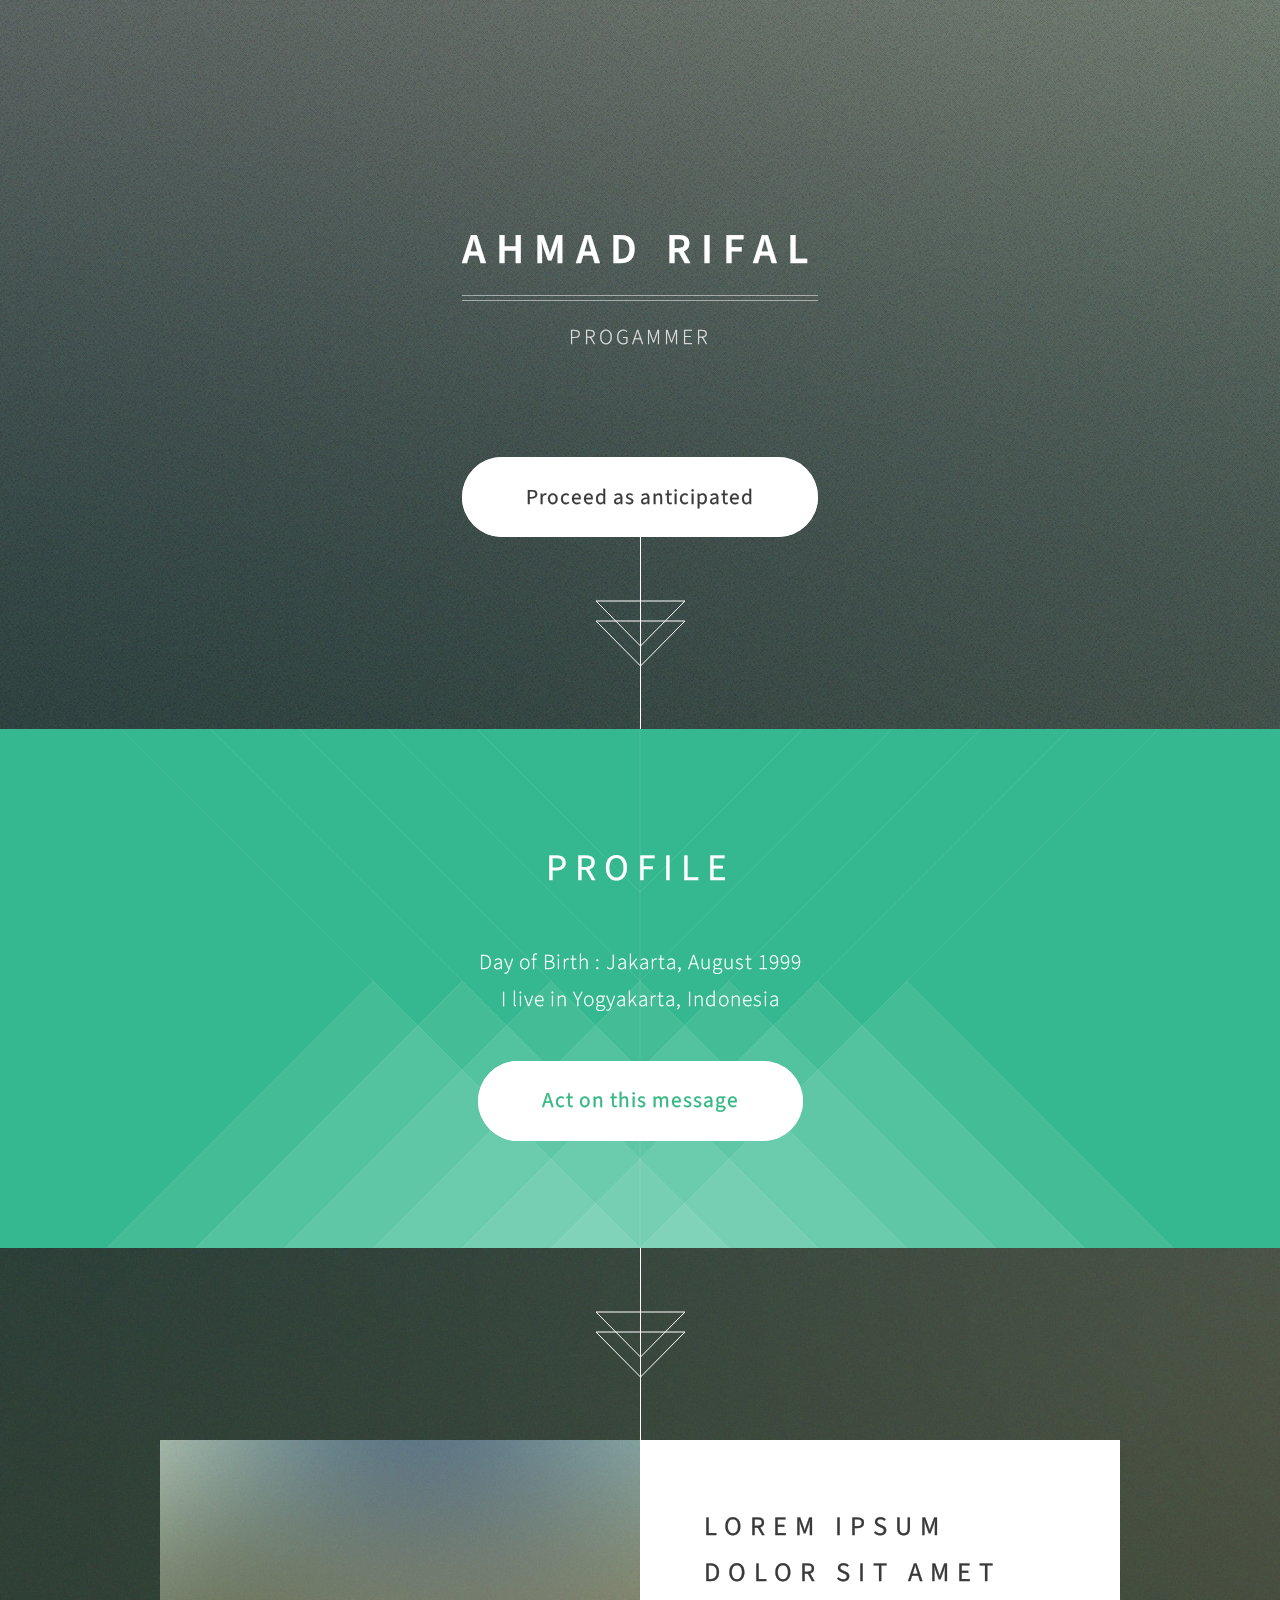
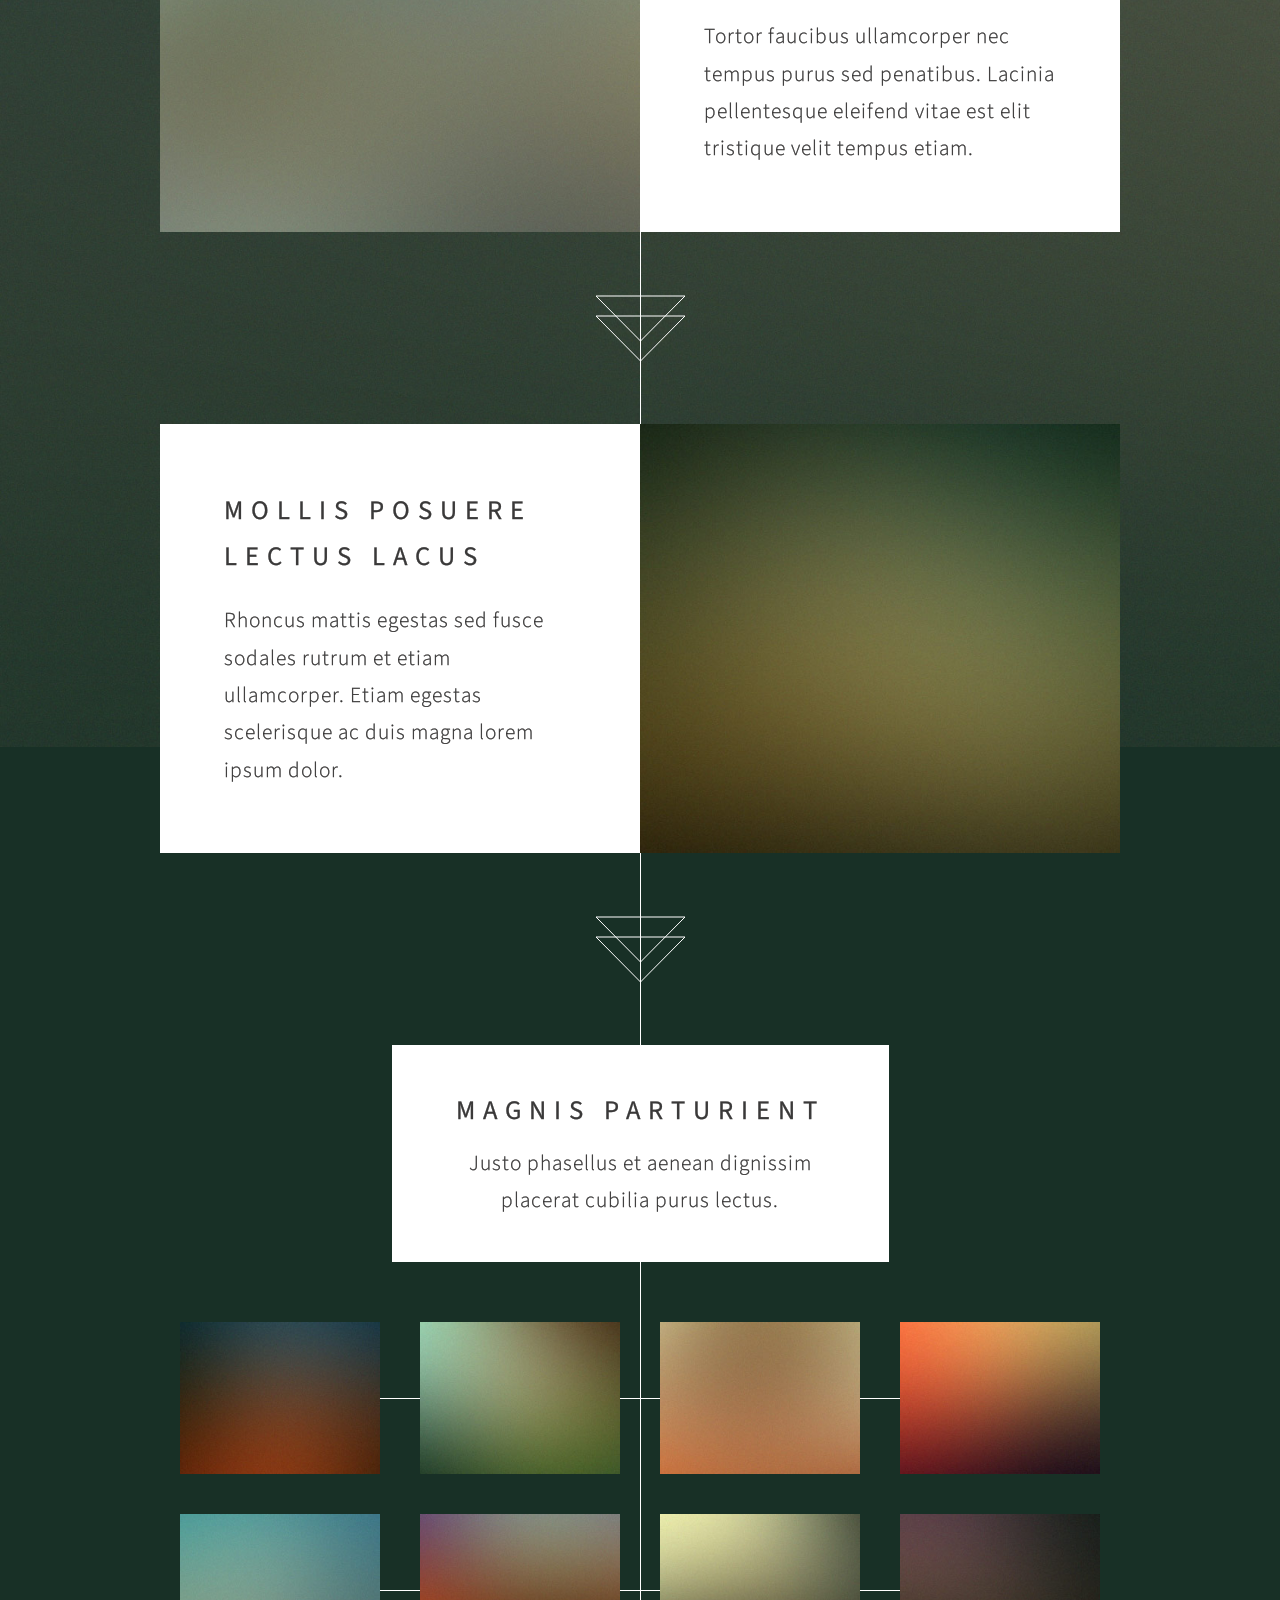
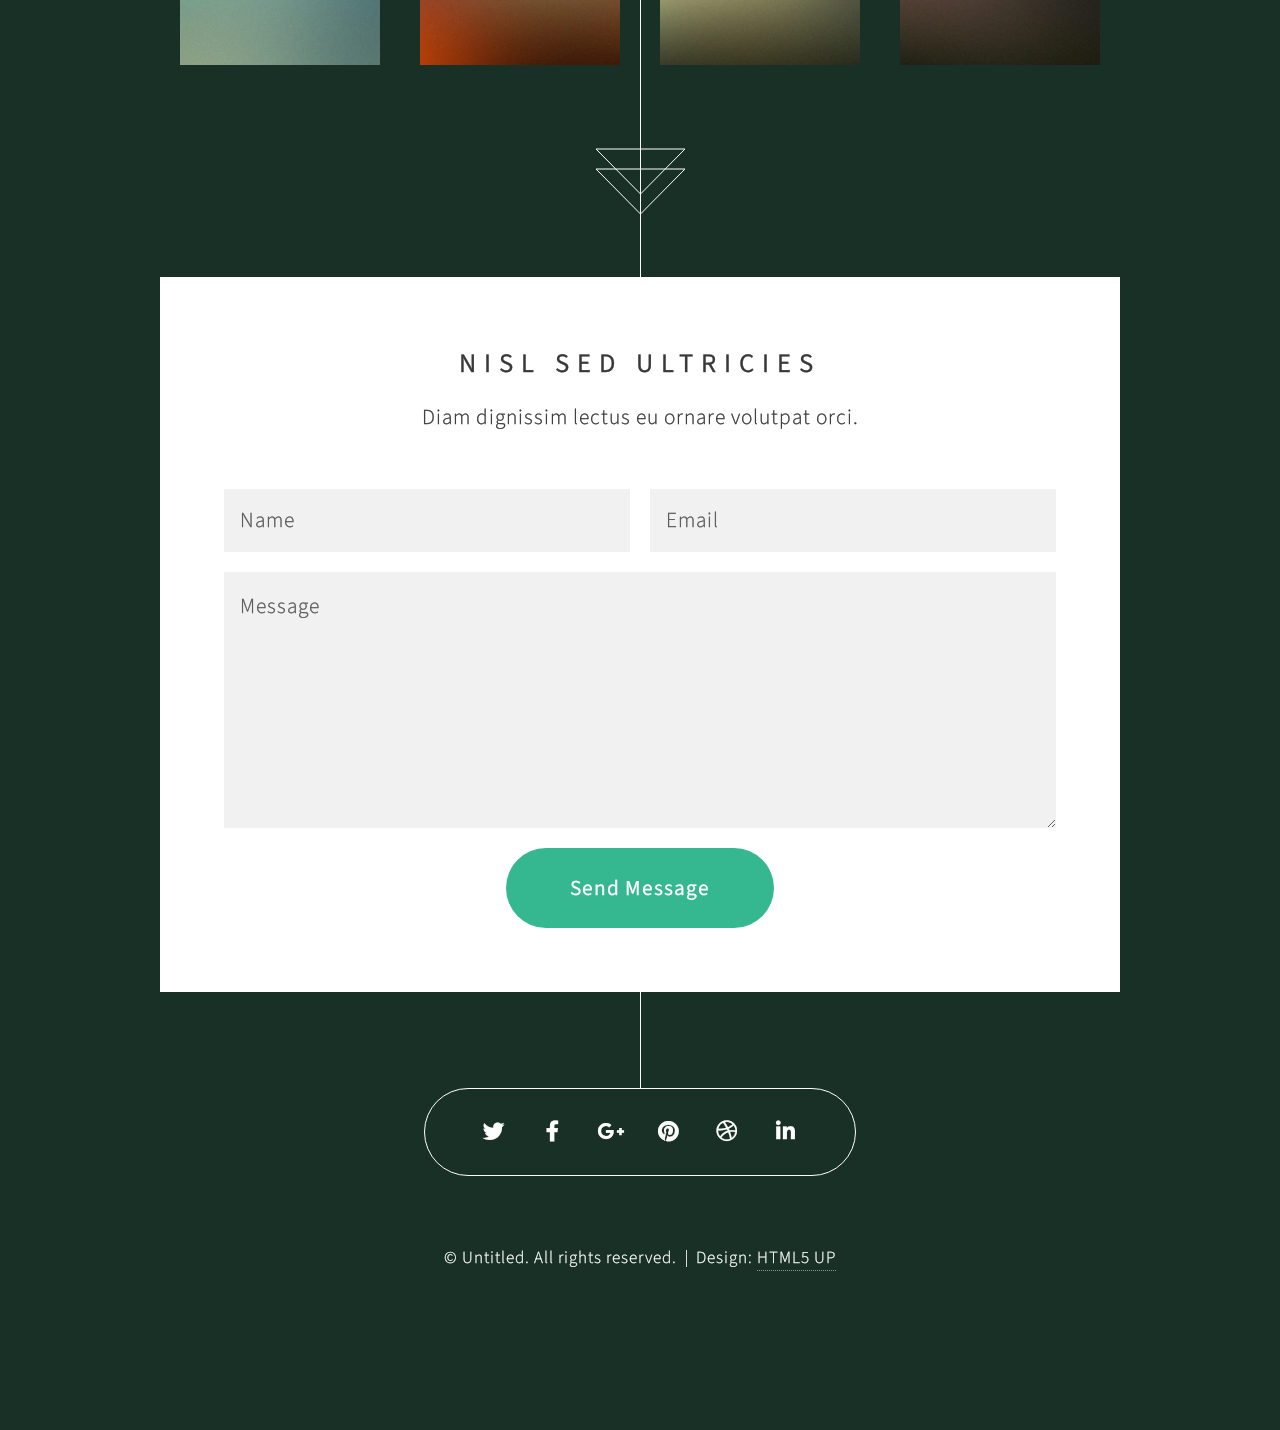
<file: overflow/index.html>
<!DOCTYPE HTML>
<!--
	Overflow by HTML5 UP
	html5up.net | @ajlkn
	Free for personal and commercial use under the CCA 3.0 license (html5up.net/license)
-->
<html>
	<head>
		<title>Overflow by HTML5 UP</title>
		<meta charset="utf-8" />
		<meta name="viewport" content="width=device-width, initial-scale=1, user-scalable=no" />
		<link rel="stylesheet" href="assets/css/main.css" />
		<noscript><link rel="stylesheet" href="assets/css/noscript.css" /></noscript>
	</head>
	<body class="is-preload">

		<!-- Header -->
			<section id="header">
				<header>
					<h1>Ahmad Rifal</h1>
					<p>Progammer</p>
				</header>
				<footer>
					<a href="#banner" class="button style2 scrolly-middle">Proceed as anticipated</a>
				</footer>
			</section>

		<!-- Banner -->
			<section id="banner">
				<header>
					<h2>Profile</h2>
				</header>
				<p> Day of Birth : Jakarta, August 1999 <br />
				I live in Yogyakarta, Indonesia
				</p>
				<footer>
					<a href="#first" class="button style2 scrolly">Act on this message</a>
				</footer>
			</section>

		<!-- Feature 1 -->
			<article id="first" class="container box style1 right">
				<a href="#" class="image fit"><img src="images/pic01.jpg" alt="" /></a>
				<div class="inner">
					<header>
						<h2>Lorem ipsum<br />
						dolor sit amet</h2>
					</header>
					<p>Tortor faucibus ullamcorper nec tempus purus sed penatibus. Lacinia pellentesque eleifend vitae est elit tristique velit tempus etiam.</p>
				</div>
			</article>

		<!-- Feature 2 -->
			<article class="container box style1 left">
				<a href="#" class="image fit"><img src="images/pic02.jpg" alt="" /></a>
				<div class="inner">
					<header>
						<h2>Mollis posuere<br />
						lectus lacus</h2>
					</header>
					<p>Rhoncus mattis egestas sed fusce sodales rutrum et etiam ullamcorper. Etiam egestas scelerisque ac duis magna lorem ipsum dolor.</p>
				</div>
			</article>

		<!-- Portfolio -->
			<article class="container box style2">
				<header>
					<h2>Magnis parturient</h2>
					<p>Justo phasellus et aenean dignissim<br />
					placerat cubilia purus lectus.</p>
				</header>
				<div class="inner gallery">
					<div class="row gtr-0">
						<div class="col-3 col-12-mobile"><a href="images/fulls/01.jpg" class="image fit"><img src="images/thumbs/01.jpg" alt="" title="Ad infinitum" /></a></div>
						<div class="col-3 col-12-mobile"><a href="images/fulls/02.jpg" class="image fit"><img src="images/thumbs/02.jpg" alt="" title="Dressed in Clarity" /></a></div>
						<div class="col-3 col-12-mobile"><a href="images/fulls/03.jpg" class="image fit"><img src="images/thumbs/03.jpg" alt="" title="Raven" /></a></div>
						<div class="col-3 col-12-mobile"><a href="images/fulls/04.jpg" class="image fit"><img src="images/thumbs/04.jpg" alt="" title="I'll have a cup of Disneyland, please" /></a></div>
					</div>
					<div class="row gtr-0">
						<div class="col-3 col-12-mobile"><a href="images/fulls/05.jpg" class="image fit"><img src="images/thumbs/05.jpg" alt="" title="Cherish" /></a></div>
						<div class="col-3 col-12-mobile"><a href="images/fulls/06.jpg" class="image fit"><img src="images/thumbs/06.jpg" alt="" title="Different." /></a></div>
						<div class="col-3 col-12-mobile"><a href="images/fulls/07.jpg" class="image fit"><img src="images/thumbs/07.jpg" alt="" title="History was made here" /></a></div>
						<div class="col-3 col-12-mobile"><a href="images/fulls/08.jpg" class="image fit"><img src="images/thumbs/08.jpg" alt="" title="People come and go and walk away" /></a></div>
					</div>
				</div>
			</article>

		<!-- Contact -->
			<article class="container box style3">
				<header>
					<h2>Nisl sed ultricies</h2>
					<p>Diam dignissim lectus eu ornare volutpat orci.</p>
				</header>
				<form method="post" action="#">
					<div class="row gtr-50">
						<div class="col-6 col-12-mobile"><input type="text" class="text" name="name" placeholder="Name" /></div>
						<div class="col-6 col-12-mobile"><input type="text" class="text" name="email" placeholder="Email" /></div>
						<div class="col-12">
							<textarea name="message" placeholder="Message"></textarea>
						</div>
						<div class="col-12">
							<ul class="actions">
								<li><input type="submit" value="Send Message" /></li>
							</ul>
						</div>
					</div>
				</form>
			</article>

		<!-- Generic -->
		<!--
			<article class="container box style3">
				<header>
					<h2>Generic Box</h2>
					<p>Just a generic box. Nothing to see here.</p>
				</header>
				<section>
					<header>
						<h3>Paragraph</h3>
						<p>This is a subtitle</p>
					</header>
					<p>Phasellus nisl nisl, varius id <sup>porttitor sed pellentesque</sup> ac orci. Pellentesque
					habitant <strong>strong</strong> tristique <b>bold</b> et netus <i>italic</i> malesuada <em>emphasized</em> ac turpis egestas. Morbi
					leo suscipit ut. Praesent <sub>id turpis vitae</sub> turpis pretium ultricies. Vestibulum sit
					amet risus elit.</p>
				</section>
				<section>
					<header>
						<h3>Blockquote</h3>
					</header>
					<blockquote>Fringilla nisl. Donec accumsan interdum nisi, quis tincidunt felis sagittis eget.
					tempus euismod. Vestibulum ante ipsum primis in faucibus.</blockquote>
				</section>
				<section>
					<header>
						<h3>Divider</h3>
					</header>
					<p>Donec consectetur <a href="#">vestibulum dolor et pulvinar</a>. Etiam vel felis enim, at viverra
					ligula. Ut porttitor sagittis lorem, quis eleifend nisi ornare vel. Praesent nec orci
					facilisis leo magna. Cras sit amet urna eros, id egestas urna. Quisque aliquam
					tempus euismod. Vestibulum ante ipsum primis in faucibus orci luctus et ultrices
					posuere cubilia.</p>
					<hr />
					<p>Donec consectetur vestibulum dolor et pulvinar. Etiam vel felis enim, at viverra
					ligula. Ut porttitor sagittis lorem, quis eleifend nisi ornare vel. Praesent nec orci
					facilisis leo magna. Cras sit amet urna eros, id egestas urna. Quisque aliquam
					tempus euismod. Vestibulum ante ipsum primis in faucibus orci luctus et ultrices
					posuere cubilia.</p>
				</section>
				<section>
					<header>
						<h3>Unordered List</h3>
					</header>
					<ul>
						<li>Donec consectetur vestibulum dolor et pulvinar. Etiam vel felis enim, at viverra ligula. Ut porttitor sagittis lorem, quis eleifend nisi ornare vel.</li>
						<li>Donec consectetur vestibulum dolor et pulvinar. Etiam vel felis enim, at viverra ligula. Ut porttitor sagittis lorem, quis eleifend nisi ornare vel.</li>
						<li>Donec consectetur vestibulum dolor et pulvinar. Etiam vel felis enim, at viverra ligula. Ut porttitor sagittis lorem, quis eleifend nisi ornare vel.</li>
						<li>Donec consectetur vestibulum dolor et pulvinar. Etiam vel felis enim, at viverra ligula. Ut porttitor sagittis lorem, quis eleifend nisi ornare vel.</li>
					</ul>
				</section>
				<section>
					<header>
						<h3>Ordered List</h3>
					</header>
					<ol>
						<li>Donec consectetur vestibulum dolor et pulvinar. Etiam vel felis enim, at viverra ligula. Ut porttitor sagittis lorem, quis eleifend nisi ornare vel.</li>
						<li>Donec consectetur vestibulum dolor et pulvinar. Etiam vel felis enim, at viverra ligula. Ut porttitor sagittis lorem, quis eleifend nisi ornare vel.</li>
						<li>Donec consectetur vestibulum dolor et pulvinar. Etiam vel felis enim, at viverra ligula. Ut porttitor sagittis lorem, quis eleifend nisi ornare vel.</li>
						<li>Donec consectetur vestibulum dolor et pulvinar. Etiam vel felis enim, at viverra ligula. Ut porttitor sagittis lorem, quis eleifend nisi ornare vel.</li>
					</ol>
				</section>
				<section>
					<header>
						<h3>Table</h3>
					</header>
					<div class="table-wrapper">
						<table>
							<thead>
								<tr>
									<th>ID</th>
									<th>Name</th>
									<th>Description</th>
									<th>Price</th>
								</tr>
							</thead>
							<tbody>
								<tr>
									<td>45815</td>
									<td>Something</td>
									<td>Ut porttitor sagittis lorem quis nisi ornare.</td>
									<td>29.99</td>
								</tr>
								<tr>
									<td>24524</td>
									<td>Nothing</td>
									<td>Ut porttitor sagittis lorem quis nisi ornare.</td>
									<td>19.99</td>
								</tr>
								<tr>
									<td>45815</td>
									<td>Something</td>
									<td>Ut porttitor sagittis lorem quis nisi ornare.</td>
									<td>29.99</td>
								</tr>
								<tr>
									<td>24524</td>
									<td>Nothing</td>
									<td>Ut porttitor sagittis lorem quis nisi ornare.</td>
									<td>19.99</td>
								</tr>
							</tbody>
							<tfoot>
								<tr>
									<td colspan="3"></td>
									<td>100.00</td>
								</tr>
							</tfoot>
						</table>
					</div>
				</section>
				<section>
					<header>
						<h3>Form</h3>
					</header>
					<form method="post" action="#">
						<div class="row">
							<div class="col-6 col-12-mobile">
								<input class="text" type="text" name="name" id="name" value="" placeholder="John Doe" />
							</div>
							<div class="col-6 col-12-mobile">
								<input class="text" type="text" name="email" id="email" value="" placeholder="johndoe@domain.tld" />
							</div>
							<div class="col-12">
								<select name="department" id="department">
									<option value="">Choose a department</option>
									<option value="1">Manufacturing</option>
									<option value="2">Administration</option>
									<option value="3">Support</option>
								</select>
							</div>
							<div class="col-12">
								<input class="text" type="text" name="subject" id="subject" value="" placeholder="Enter your subject" />
							</div>
							<div class="col-12">
								<textarea name="message" id="message" placeholder="Enter your message"></textarea>
							</div>
							<div class="col-12">
								<ul class="actions">
									<li><input type="submit" value="Submit" /></li>
									<li><input type="reset" class="style3" value="Clear Form" /></li>
								</ul>
							</div>
						</div>
					</form>
				</section>
			</article>
		-->

		<section id="footer">
			<ul class="icons">
				<li><a href="#" class="icon brands fa-twitter"><span class="label">Twitter</span></a></li>
				<li><a href="#" class="icon brands fa-facebook-f"><span class="label">Facebook</span></a></li>
				<li><a href="#" class="icon brands fa-google-plus-g"><span class="label">Google+</span></a></li>
				<li><a href="#" class="icon brands fa-pinterest"><span class="label">Pinterest</span></a></li>
				<li><a href="#" class="icon brands fa-dribbble"><span class="label">Dribbble</span></a></li>
				<li><a href="#" class="icon brands fa-linkedin-in"><span class="label">LinkedIn</span></a></li>
			</ul>
			<div class="copyright">
				<ul class="menu">
					<li>&copy; Untitled. All rights reserved.</li><li>Design: <a href="http://html5up.net">HTML5 UP</a></li>
				</ul>
			</div>
		</section>

		<!-- Scripts -->
			<script src="assets/js/jquery.min.js"></script>
			<script src="assets/js/jquery.scrolly.min.js"></script>
			<script src="assets/js/jquery.poptrox.min.js"></script>
			<script src="assets/js/browser.min.js"></script>
			<script src="assets/js/breakpoints.min.js"></script>
			<script src="assets/js/util.js"></script>
			<script src="assets/js/main.js"></script>

	</body>
</html>
</file>
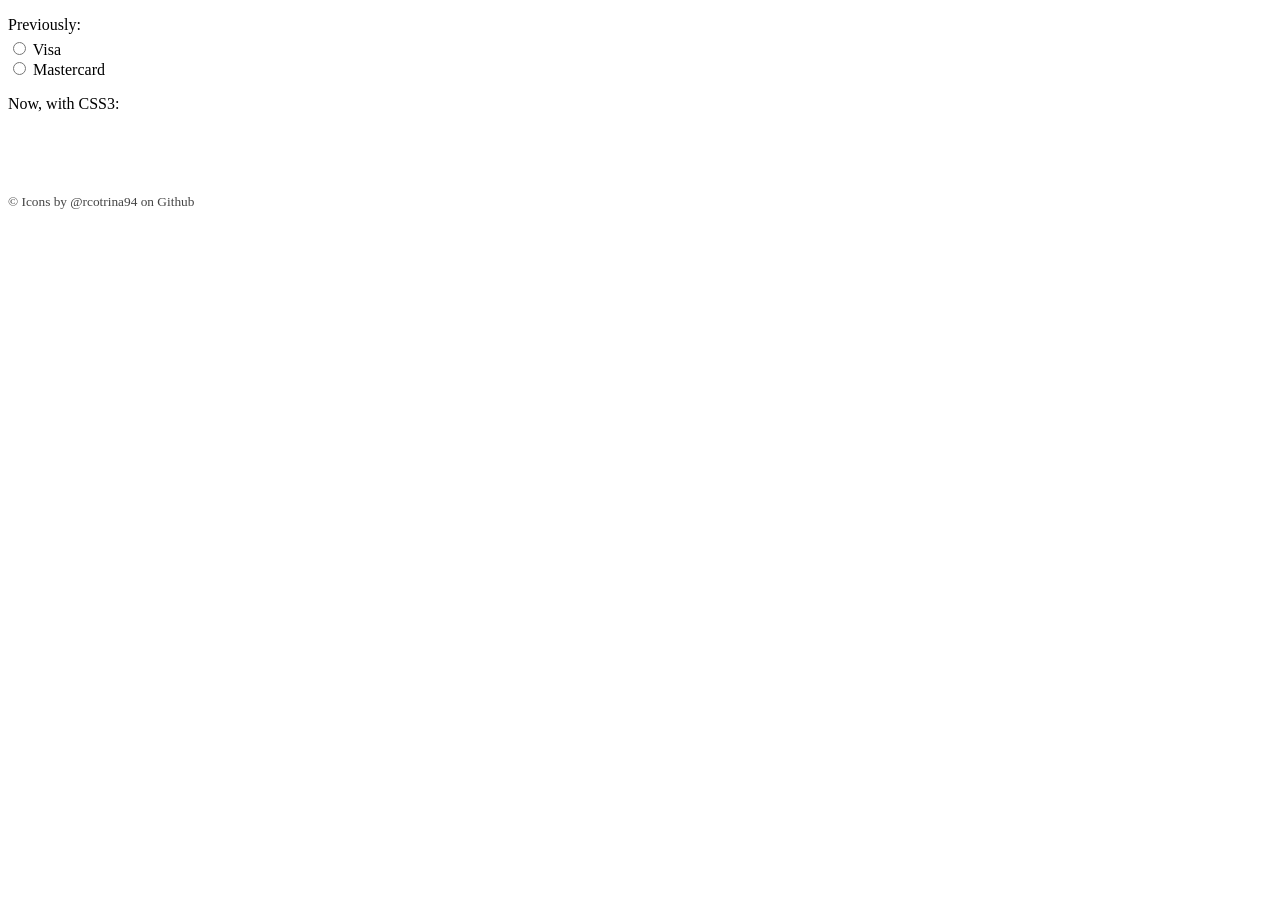
<file: html/velfy.html>
<!DOCTYPE html>
<html lang="en">
<head>
    <meta charset="UTF-8">
    <meta name="viewport" content="width=device-width, initial-scale=1.0">
    <meta http-equiv="X-UA-Compatible" content="ie=edge">
    <title>Document</title>
    <style>
            .cc-selector input{
                margin:0;padding:0;
                -webkit-appearance:none;
                   -moz-appearance:none;
                        appearance:none;
            }
            .visa{background-image:url(http://i.imgur.com/lXzJ1eB.png);}
            .mastercard{background-image:url(http://i.imgur.com/SJbRQF7.png);}
            
            .cc-selector input:active +.drinkcard-cc{opacity: .9;}
            .cc-selector input:checked +.drinkcard-cc{
                -webkit-filter: none;
                   -moz-filter: none;
                        filter: none;
            }
            .drinkcard-cc{
                cursor:pointer;
                background-size:contain;
                background-repeat:no-repeat;
                display:inline-block;
                width:100px;height:70px;
                -webkit-transition: all 100ms ease-in;
                   -moz-transition: all 100ms ease-in;
                        transition: all 100ms ease-in;
                -webkit-filter: brightness(1.8) grayscale(1) opacity(.7);
                   -moz-filter: brightness(1.8) grayscale(1) opacity(.7);
                        filter: brightness(1.8) grayscale(1) opacity(.7);
            }
            .drinkcard-cc:hover{
                -webkit-filter: brightness(1.2) grayscale(.5) opacity(.9);
                   -moz-filter: brightness(1.2) grayscale(.5) opacity(.9);
                        filter: brightness(1.2) grayscale(.5) opacity(.9);
            }
            
            /* Extras */
            a:visited{color:#888}
            a{color:#444;text-decoration:none;}
            p{margin-bottom:.3em;}
        </style>
</head>
<body>
    <form>
    <p>Previously:</p>
    <div>
        <input id="a1" type="radio" name="a" value="visa" />
        <label for="a1">Visa</label><br/>
        <input id="a2" type="radio" name="a" value="mastercard" />
        <label for="a2">Mastercard</label>
    </div>
    <p>Now, with CSS3: </p>
    <div class="cc-selector">
        <input id="visa" type="radio" name="credit-card" value="visa" />
        <label class="drinkcard-cc visa" for="visa"></label>
        <input id="mastercard" type="radio" name="credit-card" value="mastercard" />
        <label class="drinkcard-cc mastercard"for="mastercard"></label>
    </div>
</form>
<small><a href="https://github.com/rcotrina94/icons">
    &copy; Icons by @rcotrina94 on Github</a></small>
</body>
</html>
</file>
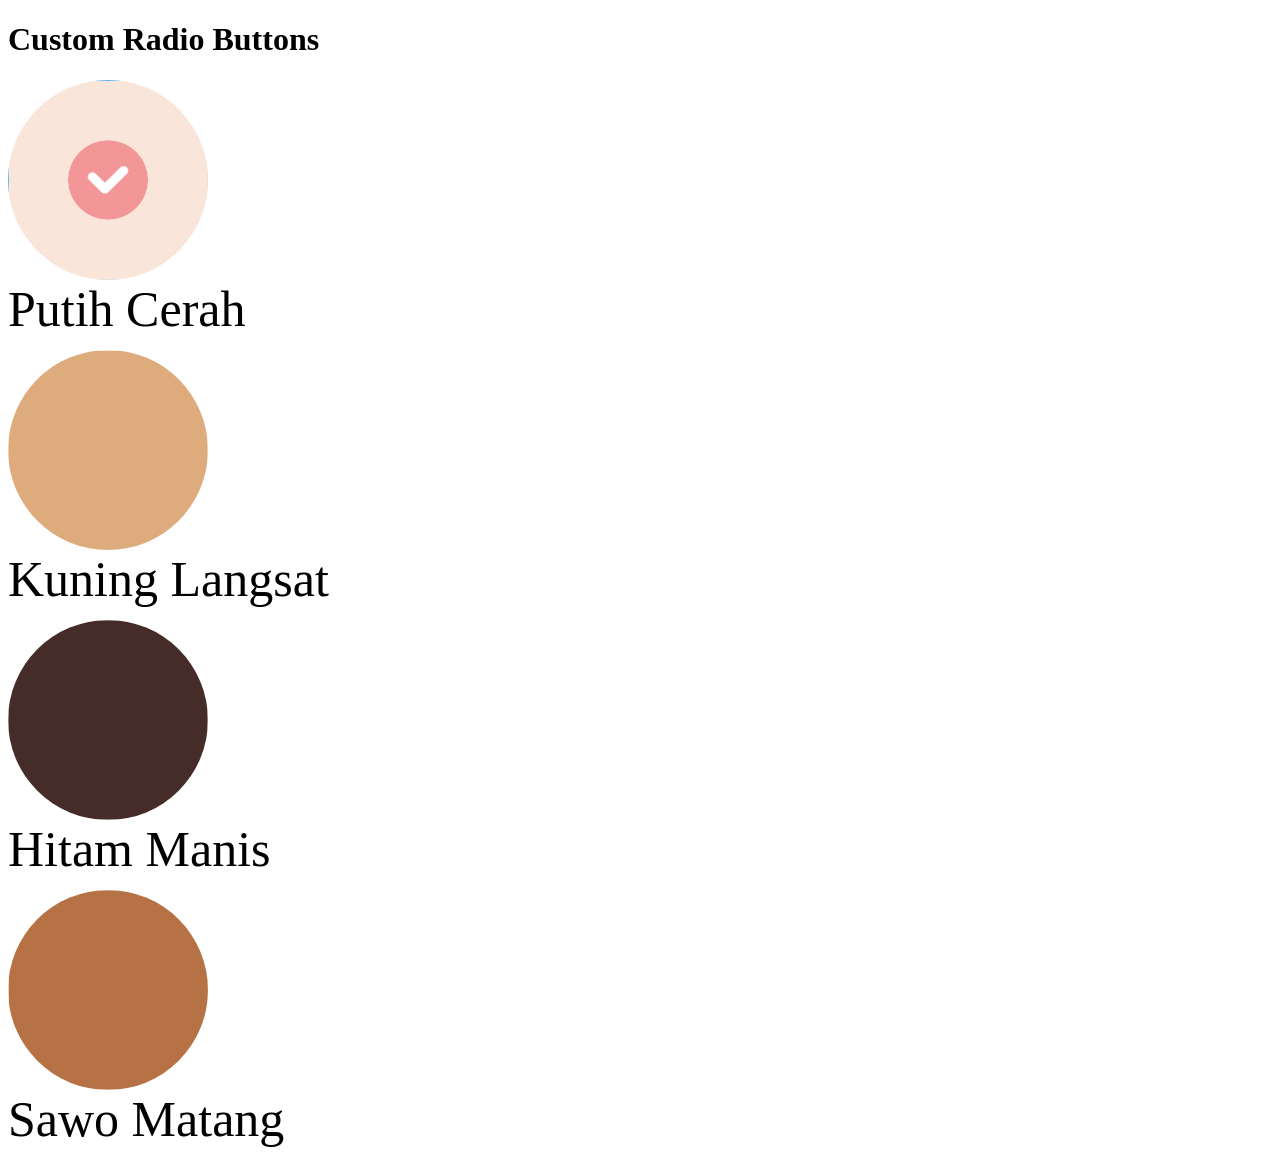
<file: html/velv.html>
<!DOCTYPE html>
<html>
    <style>
        /* The container */
        .container {
        display: block;
        position: relative; 
        padding-top:200px;
        margin-bottom: 12px;
        cursor: pointer;
        font-size: 50px;
        -webkit-user-select: none;
        -moz-user-select: none;
        -ms-user-select: none;
        user-select: none;
        }

        /* Hide the browser's default radio button */
        .container input {
        position: absolute;
        opacity: 0;
        cursor: pointer;
        }

        /* Create a custom radio button */
        .checkmark {
        position: absolute;
        top: 0;
        left: 0;
        height: 200px;
        width: 200px;
        /* background-image: url(1.png);
        background-size: 200px 200px; */
        border-radius: 50%;
        }

        /* On mouse-over, add a grey background color */
        .container:hover input ~ .checkmark {
        background-color:#eb4034;
        }

        /* When the radio button is checked, add a blue background */
        .container input:checked ~ .checkmark {
        background-color: #2196F3;
        }

        /* Create the indicator (the dot/circle - hidden when not checked) */
        .checkmark:after {
        content: "";
        position: absolute;
        display: none;
        }

        /* Show the indicator (dot/circle) when checked */
        .container input:checked ~ .checkmark:after {
        display: block;
        }

        /* Style the indicator (dot/circle) */
        .container .checkmark:after {
            top: 60px;
            left: 60px;
            width: 80px;
            height: 80px;
            border-radius: 50%;
            background-image: url(ceklis.png);
            background-size: 80px 80px;
        }
    </style>
<body>

<h1>Custom Radio Buttons</h1>
<label class="container">Putih Cerah
  <input type="radio" checked="checked" name="radio">
  <span class="checkmark" style="background-image: url(1.png);background-size: 200px 200px;"></span>
</label>
<label class="container">Kuning Langsat
  <input type="radio" name="radio">
  <span class="checkmark" style="background-image: url(2.png);background-size: 200px 200px;"></span>
</label>
<label class="container">Hitam Manis
  <input type="radio" name="radio">
  <span class="checkmark" style="background-image: url(3.png);background-size: 200px 200px;"></span>
</label>
<label class="container">Sawo Matang
  <input type="radio" name="radio">
  <span class="checkmark" style="background-image: url(4.png);background-size: 200px 200px;"></span>
</label>

</body>
</html>
</file>
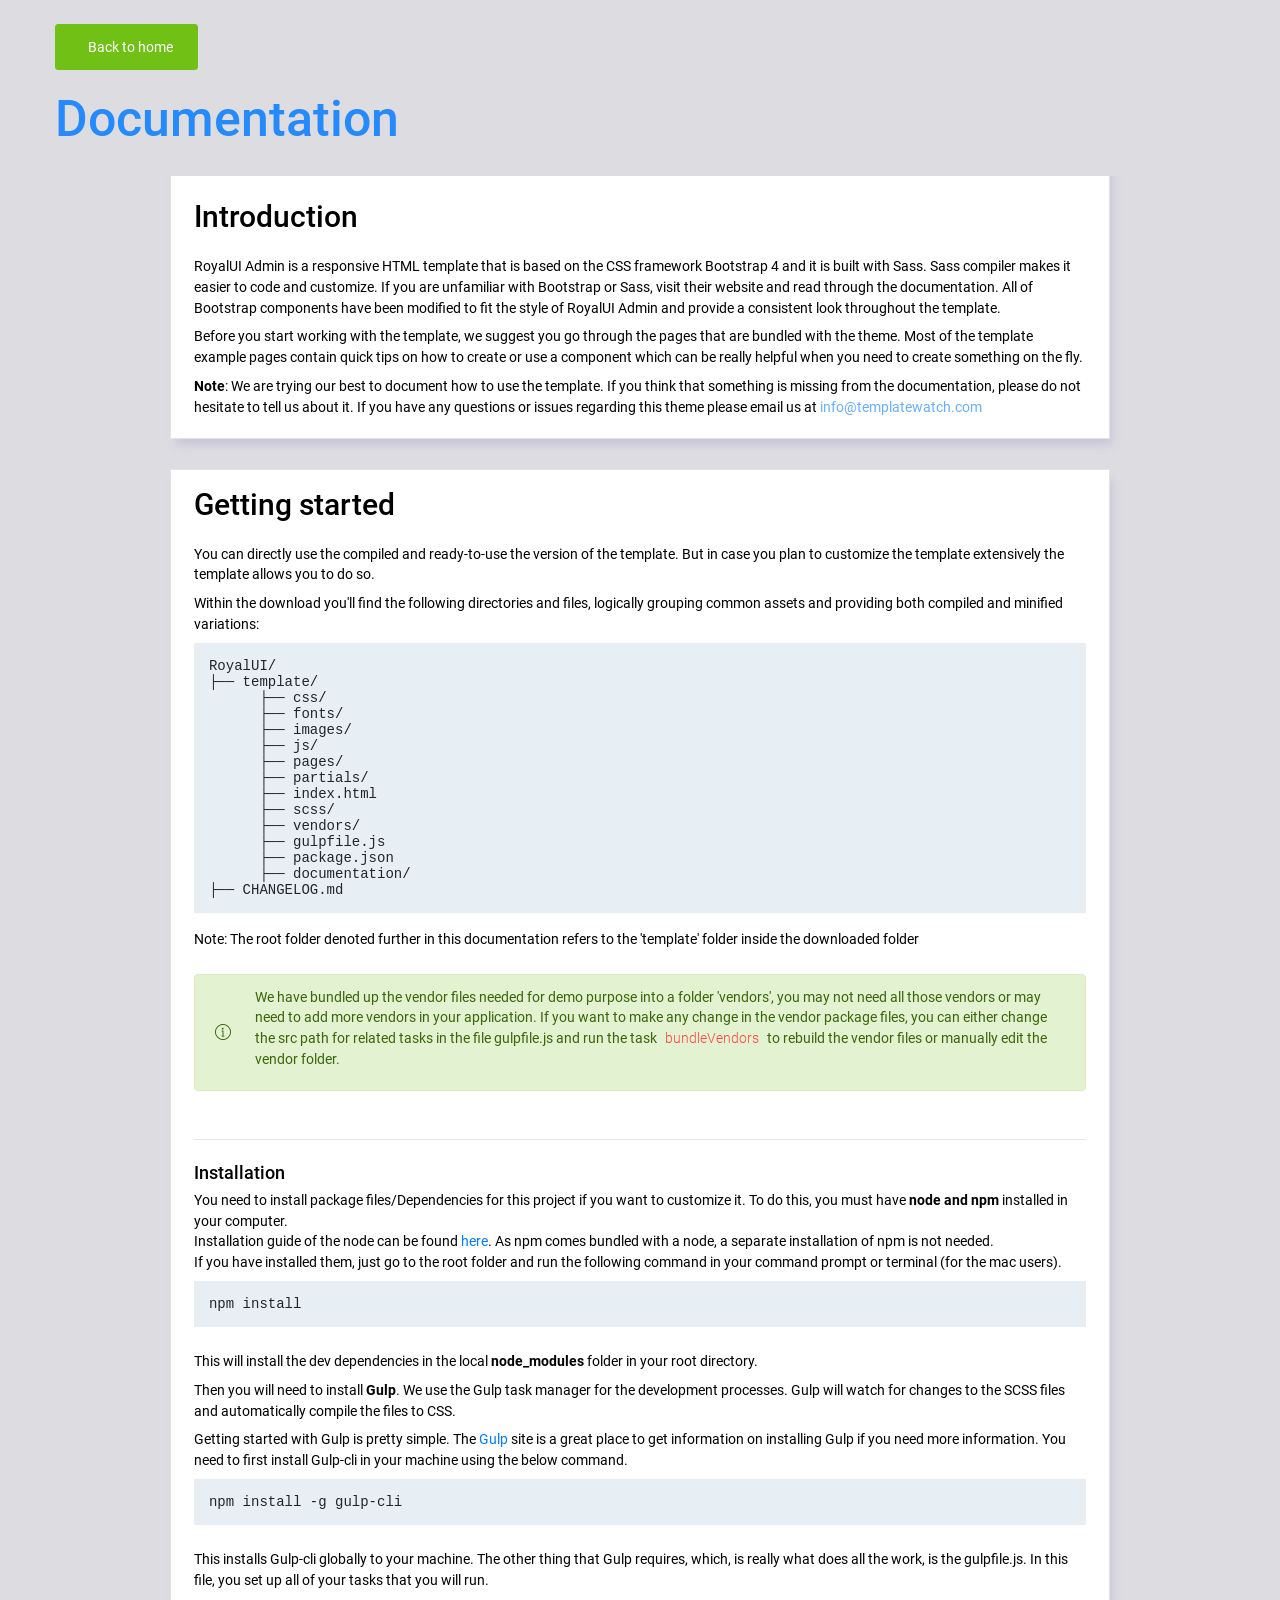
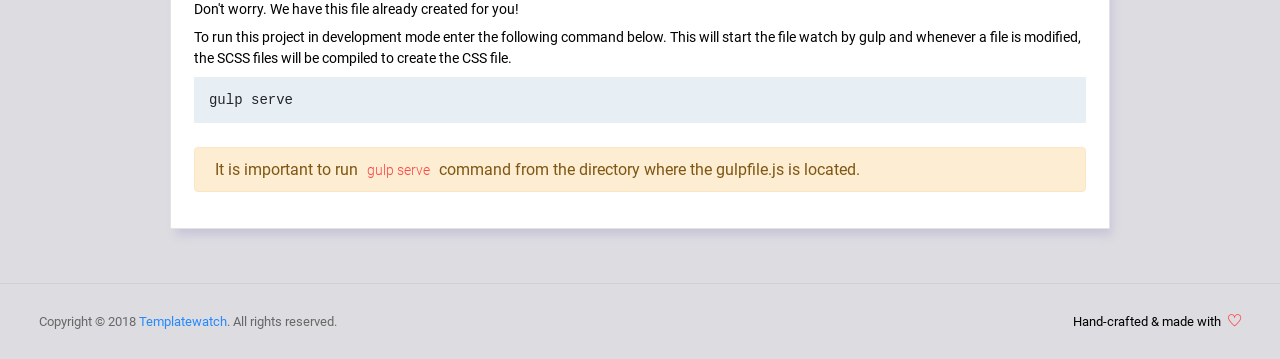
<file: final/public/documentation/documentation.html>
<!DOCTYPE html>
<html lang="en">

<head>
  <!-- Required meta tags -->
  <meta charset="utf-8">
  <meta name="viewport" content="width=device-width, initial-scale=1, shrink-to-fit=no">
  <title>RoyalUI Admin Dashboard</title>
  <!-- plugins:css -->
  <link rel="stylesheet" href="../vendors/ti-icons/css/themify-icons.css">
  <link rel="stylesheet" href="../vendors/base/vendor.bundle.base.css">
  <!-- endinject -->
  <!-- plugin css for this page -->
  <!-- End plugin css for this page -->
  <!-- inject:css -->
  <link rel="stylesheet" href="../css/style.css">
  <!-- endinject -->
  <link rel="shortcut icon" href="../images/favicon.png" />
</head>

<body>
  <div class="container-scroller">
    <div class="container-fluid page-body-wrapper full-page-wrapper">
      <div class="main-panel w-100  documentation">
        <div class="content-wrapper">
          <div class="container-fluid">
            <div class="row">
              <div class="col-12 doc-header">
                <a class="btn btn-success" href="../index.html"><i class="mdi mdi-home mr-2"></i>Back to home</a>
                <h1 class="text-primary mt-4">Documentation</h1>
              </div>
            </div>
            <div class="row doc-content">
              <div class="col-12 col-md-10 offset-md-1">
                <div class="col-12 grid-margin" id="doc-intro">
                    <div class="card">
                        <div class="card-body">
                            <h3 class="mb-4 mt-4">Introduction</h3>
                            <p>RoyalUI Admin is a responsive HTML template that is based on the CSS framework Bootstrap 4 and it is built with Sass. Sass compiler makes it easier to code and customize. If you are unfamiliar with Bootstrap or Sass, visit their
                                website and read through the documentation. All of Bootstrap components have been modified to fit the style of RoyalUI Admin and provide a consistent look throughout the template.</p>
                            <p>Before you start working with the template, we suggest you go through the pages that are bundled with the theme. Most of the template example pages contain quick tips on how to create or use a component which can
                                be really helpful when you need to create something on the fly.</p>
                            <p class="d-inline"><strong>Note</strong>: We are trying our best to document how to use the template. If you think that something is missing from the documentation, please do not hesitate to tell us about it. If you have any questions or issues regarding this theme please email us at <a class="d-inline text-info" href="mailto:info@templatewatch.com">info@templatewatch.com</a></p>
                        </div>
                    </div>
                </div>
                <div class="col-12 grid-margin" id="doc-started">
                    <div class="card">
                        <div class="card-body">
                            <h3 class="mb-4">Getting started</h3>
                            <p>You can directly use the compiled and ready-to-use the version of the template. But in case you plan to customize the template extensively the template allows you to do so.</p>
                            <p>Within the download you'll find the following directories and files, logically grouping common assets and providing both compiled and minified variations:</p>
                            <pre>
RoyalUI/
├── template/
      ├── css/
      ├── fonts/
      ├── images/
      ├── js/
      ├── pages/
      ├── partials/
      ├── index.html
      ├── scss/
      ├── vendors/
      ├── gulpfile.js
      ├── package.json                           
      ├── documentation/
├── CHANGELOG.md</pre>
                            <p class="mt-1">Note: The root folder denoted further in this documentation refers to the 'template' folder inside the downloaded folder</p>
                            <div class="alert alert-success mt-4 d-flex align-items-center" role="alert">
                              <i class="ti-info-alt mr-4"></i>
                              <p>We have bundled up the vendor files needed for demo purpose into a folder 'vendors', you may not need all those vendors or may need to add more vendors in your application. If you want to make any change in the vendor package files, you can either change the src path for related tasks in the file gulpfile.js and run the task <code> bundleVendors </code> to rebuild the vendor files or manually edit the vendor folder.</p>
                            </div>
                            <hr class="mt-5">
                            <h4 class="mt-4">Installation</h4>
                            <p class="mb-0">
                              You need to install package files/Dependencies for this project if you want to customize it. To do this, you must have <span class="font-weight-bold">node and npm</span> installed in your computer.
                            </p>
                            <p class="mb-0">Installation guide of the node can be found <a href="https://nodejs.org/en/">here</a>. As npm comes bundled with a node, a separate installation of npm is not needed.</p>
                            <p>
                                If you have installed them, just go to the root folder and run the following command in your command prompt or terminal (for the mac users).
                            </p>
                            <pre class="shell-mode">
npm install</pre>
                            <p class="mt-4">
                              This will install the dev dependencies in the local <span class="font-weight-bold">node_modules</span> folder in your root directory.
                            </p>
                            <p class="mt-2">
                              Then you will need to install <span class="font-weight-bold">Gulp</span>. We use the Gulp task manager for the development processes. Gulp will watch for changes to the SCSS files and automatically compile the files to CSS.
                            </p>
                            <p>Getting started with Gulp is pretty simple. The <a href="https://gulpjs.com/" target="_blank">Gulp</a> site is a great place to get information on installing Gulp if you need more information. You need to first install Gulp-cli in your machine using the below command.</p>
                            <pre class="shell-mode">
npm install -g gulp-cli</pre>
                            <p class="mt-4">This installs Gulp-cli globally to your machine. The other thing that Gulp requires, which, is really what does all the work, is the gulpfile.js. In this file, you set up all of your tasks that you will run.</p>
                            <p>Don't worry. We have this file already created for you!</p>
                            <p>To run this project in development mode enter the following command below. This will start the file watch by gulp and whenever a file is modified, the SCSS files will be compiled to create the CSS file.</p>
<pre class="shell-mode">
gulp serve</pre>           
                            <div class="alert alert-warning mt-4" role="alert">
                              <i class="ti-info-alt-outline"></i>It is important to run <code>gulp serve</code> command from the directory where the gulpfile.js is located.
                            </div>
                        </div>
                    </div>
                </div>
              </div>
            </div>
          </div>
        </div>
        <!-- partial:../partials/_footer.html -->

        <footer class="footer">
          <div class="d-sm-flex justify-content-center justify-content-sm-between">
            <span class="text-muted text-center text-sm-left d-block d-sm-inline-block">Copyright © 2018 <a href="https://www.templatewatch.com/" target="_blank">Templatewatch</a>. All rights reserved.</span>
            <span class="float-none float-sm-right d-block mt-1 mt-sm-0 text-center">Hand-crafted & made with <i class="ti-heart text-danger ml-1"></i></span>
          </div>
        </footer>

        <!-- partial -->
      </div>
    </div>
  </div>
<!-- plugins:js -->
<script src="../vendors/base/vendor.bundle.base.js"></script>
<!-- endinject -->
<!-- inject:js -->
<script src="../js/off-canvas.js"></script>
<script src="../js/hoverable-collapse.js"></script>
<script src="../js/template.js"></script>
<script src="../js/todolist.js"></script>
<!-- endinject -->
<!-- Custom js for this page-->
<script src="../js/documentation.js"></script> 
<!-- End custom js for this page-->
</body>

</html>
</file>
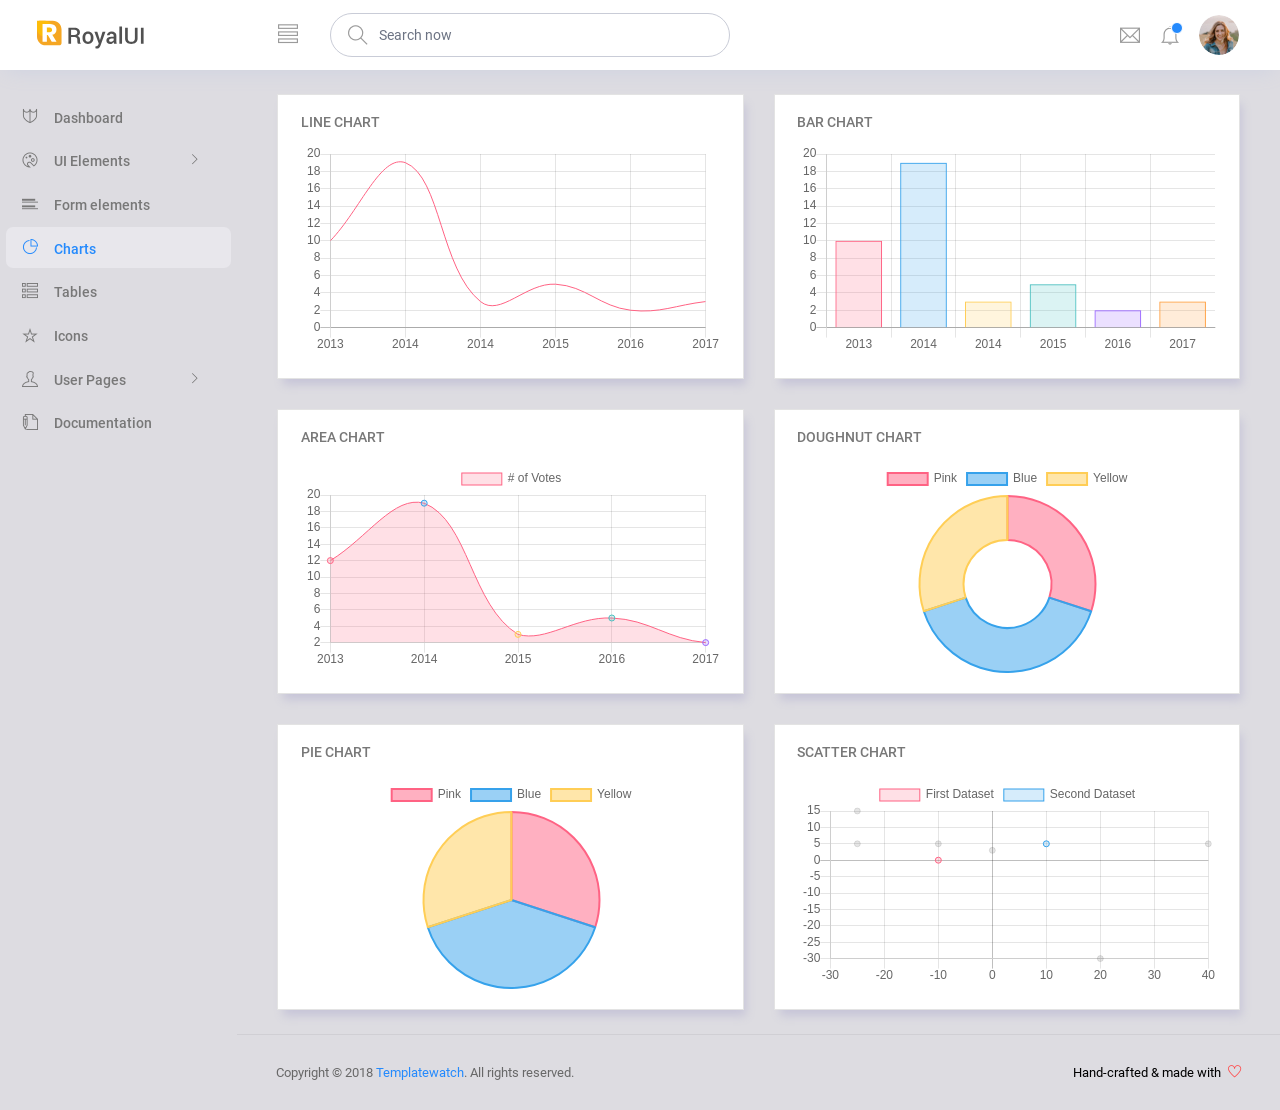
<file: final/public/pages/charts/chartjs.html>
<!DOCTYPE html>
<html lang="en">

<head>
  <!-- Required meta tags -->
  <meta charset="utf-8">
  <meta name="viewport" content="width=device-width, initial-scale=1, shrink-to-fit=no">
  <title>RoyalUI Admin</title>
  <!-- plugins:css -->
  <link rel="stylesheet" href="../../vendors/ti-icons/css/themify-icons.css">
  <link rel="stylesheet" href="../../vendors/base/vendor.bundle.base.css">
  <!-- endinject -->
  <!-- inject:css -->
  <link rel="stylesheet" href="../../css/style.css">
  <!-- endinject -->
  <link rel="shortcut icon" href="../../images/favicon.png" />
</head>

<body>
  <div class="container-scroller">
    <!-- partial:../../partials/_navbar.html -->
    <nav class="navbar col-lg-12 col-12 p-0 fixed-top d-flex flex-row">
      <div class="text-center navbar-brand-wrapper d-flex align-items-center justify-content-center">
        <a class="navbar-brand brand-logo mr-5" href="../../index.html"><img src="../../images/logo.svg" class="mr-2" alt="logo"/></a>
        <a class="navbar-brand brand-logo-mini" href="../../index.html"><img src="../../images/logo-mini.svg" alt="logo"/></a>
      </div>
      <div class="navbar-menu-wrapper d-flex align-items-center justify-content-end">
        <button class="navbar-toggler navbar-toggler align-self-center" type="button" data-toggle="minimize">
          <span class="ti-view-list"></span>
        </button>
        <ul class="navbar-nav mr-lg-2">
          <li class="nav-item nav-search d-none d-lg-block">
            <div class="input-group">
              <div class="input-group-prepend hover-cursor" id="navbar-search-icon">
                <span class="input-group-text" id="search">
                  <i class="ti-search"></i>
                </span>
              </div>
              <input type="text" class="form-control" id="navbar-search-input" placeholder="Search now" aria-label="search" aria-describedby="search">
            </div>
          </li>
        </ul>
        <ul class="navbar-nav navbar-nav-right">
          <li class="nav-item dropdown mr-1">
            <a class="nav-link count-indicator dropdown-toggle d-flex justify-content-center align-items-center" id="messageDropdown" href="#" data-toggle="dropdown">
              <i class="ti-email mx-0"></i>
            </a>
            <div class="dropdown-menu dropdown-menu-right navbar-dropdown" aria-labelledby="messageDropdown">
              <p class="mb-0 font-weight-normal float-left dropdown-header">Messages</p>
              <a class="dropdown-item">
                <div class="item-thumbnail">
                    <img src="../../images/faces/face4.jpg" alt="image" class="profile-pic">
                </div>
                <div class="item-content flex-grow">
                  <h6 class="ellipsis font-weight-normal">David Grey
                  </h6>
                  <p class="font-weight-light small-text text-muted mb-0">
                    The meeting is cancelled
                  </p>
                </div>
              </a>
              <a class="dropdown-item">
                <div class="item-thumbnail">
                    <img src="../../images/faces/face2.jpg" alt="image" class="profile-pic">
                </div>
                <div class="item-content flex-grow">
                  <h6 class="ellipsis font-weight-normal">Tim Cook
                  </h6>
                  <p class="font-weight-light small-text text-muted mb-0">
                    New product launch
                  </p>
                </div>
              </a>
              <a class="dropdown-item">
                <div class="item-thumbnail">
                    <img src="../../images/faces/face3.jpg" alt="image" class="profile-pic">
                </div>
                <div class="item-content flex-grow">
                  <h6 class="ellipsis font-weight-normal"> Johnson
                  </h6>
                  <p class="font-weight-light small-text text-muted mb-0">
                    Upcoming board meeting
                  </p>
                </div>
              </a>
            </div>
          </li>
          <li class="nav-item dropdown">
            <a class="nav-link count-indicator dropdown-toggle" id="notificationDropdown" href="#" data-toggle="dropdown">
              <i class="ti-bell mx-0"></i>
              <span class="count"></span>
            </a>
            <div class="dropdown-menu dropdown-menu-right navbar-dropdown" aria-labelledby="notificationDropdown">
              <p class="mb-0 font-weight-normal float-left dropdown-header">Notifications</p>
              <a class="dropdown-item">
                <div class="item-thumbnail">
                  <div class="item-icon bg-success">
                    <i class="ti-info-alt mx-0"></i>
                  </div>
                </div>
                <div class="item-content">
                  <h6 class="font-weight-normal">Application Error</h6>
                  <p class="font-weight-light small-text mb-0 text-muted">
                    Just now
                  </p>
                </div>
              </a>
              <a class="dropdown-item">
                <div class="item-thumbnail">
                  <div class="item-icon bg-warning">
                    <i class="ti-settings mx-0"></i>
                  </div>
                </div>
                <div class="item-content">
                  <h6 class="font-weight-normal">Settings</h6>
                  <p class="font-weight-light small-text mb-0 text-muted">
                    Private message
                  </p>
                </div>
              </a>
              <a class="dropdown-item">
                <div class="item-thumbnail">
                  <div class="item-icon bg-info">
                    <i class="ti-user mx-0"></i>
                  </div>
                </div>
                <div class="item-content">
                  <h6 class="font-weight-normal">New user registration</h6>
                  <p class="font-weight-light small-text mb-0 text-muted">
                    2 days ago
                  </p>
                </div>
              </a>
            </div>
          </li>
          <li class="nav-item nav-profile dropdown">
            <a class="nav-link dropdown-toggle" href="#" data-toggle="dropdown" id="profileDropdown">
              <img src="../../images/faces/face28.jpg" alt="profile"/>
            </a>
            <div class="dropdown-menu dropdown-menu-right navbar-dropdown" aria-labelledby="profileDropdown">
              <a class="dropdown-item">
                <i class="ti-settings text-primary"></i>
                Settings
              </a>
              <a class="dropdown-item">
                <i class="ti-power-off text-primary"></i>
                Logout
              </a>
            </div>
          </li>
        </ul>
        <button class="navbar-toggler navbar-toggler-right d-lg-none align-self-center" type="button" data-toggle="offcanvas">
          <span class="ti-view-list"></span>
        </button>
      </div>
    </nav>
    <!-- partial -->
    <div class="container-fluid page-body-wrapper">
      <!-- partial:../../partials/_sidebar.html -->
      <nav class="sidebar sidebar-offcanvas" id="sidebar">
        <ul class="nav">
          <li class="nav-item">
            <a class="nav-link" href="../../index.html">
              <i class="ti-shield menu-icon"></i>
              <span class="menu-title">Dashboard</span>
            </a>
          </li>
          <li class="nav-item">
            <a class="nav-link" data-toggle="collapse" href="#ui-basic" aria-expanded="false" aria-controls="ui-basic">
              <i class="ti-palette menu-icon"></i>
              <span class="menu-title">UI Elements</span>
              <i class="menu-arrow"></i>
            </a>
            <div class="collapse" id="ui-basic">
              <ul class="nav flex-column sub-menu">
                <li class="nav-item"> <a class="nav-link" href="../../pages/ui-features/buttons.html">Buttons</a></li>
                <li class="nav-item"> <a class="nav-link" href="../../pages/ui-features/typography.html">Typography</a></li>
              </ul>
            </div>
          </li>
          <li class="nav-item">
            <a class="nav-link" href="../../pages/forms/basic_elements.html">
              <i class="ti-layout-list-post menu-icon"></i>
              <span class="menu-title">Form elements</span>
            </a>
          </li>
          <li class="nav-item">
            <a class="nav-link" href="../../pages/charts/chartjs.html">
              <i class="ti-pie-chart menu-icon"></i>
              <span class="menu-title">Charts</span>
            </a>
          </li>
          <li class="nav-item">
            <a class="nav-link" href="../../pages/tables/basic-table.html">
              <i class="ti-view-list-alt menu-icon"></i>
              <span class="menu-title">Tables</span>
            </a>
          </li>
          <li class="nav-item">
            <a class="nav-link" href="../../pages/icons/themify.html">
              <i class="ti-star menu-icon"></i>
              <span class="menu-title">Icons</span>
            </a>
          </li>
          <li class="nav-item">
            <a class="nav-link" data-toggle="collapse" href="#auth" aria-expanded="false" aria-controls="auth">
              <i class="ti-user menu-icon"></i>
              <span class="menu-title">User Pages</span>
              <i class="menu-arrow"></i>
            </a>
            <div class="collapse" id="auth">
              <ul class="nav flex-column sub-menu">
                <li class="nav-item"> <a class="nav-link" href="../../pages/samples/login.html"> Login </a></li>
                <li class="nav-item"> <a class="nav-link" href="../../pages/samples/login-2.html"> Login 2 </a></li>
                <li class="nav-item"> <a class="nav-link" href="../../pages/samples/register.html"> Register </a></li>
                <li class="nav-item"> <a class="nav-link" href="../../pages/samples/register-2.html"> Register 2 </a></li>
                <li class="nav-item"> <a class="nav-link" href="../../pages/samples/lock-screen.html"> Lockscreen </a></li>
              </ul>
            </div>
          </li>
          <li class="nav-item">
            <a class="nav-link" href="../../documentation/documentation.html">
              <i class="ti-write menu-icon"></i>
              <span class="menu-title">Documentation</span>
            </a>
          </li>
        </ul>
      </nav>
      <!-- partial -->
      <div class="main-panel">
        <div class="content-wrapper">
          <div class="row">
            <div class="col-lg-6 grid-margin stretch-card">
              <div class="card">
                <div class="card-body">
                  <h4 class="card-title">Line chart</h4>
                  <canvas id="lineChart"></canvas>
                </div>
              </div>
            </div>
            <div class="col-lg-6 grid-margin stretch-card">
              <div class="card">
                <div class="card-body">
                  <h4 class="card-title">Bar chart</h4>
                  <canvas id="barChart"></canvas>
                </div>
              </div>
            </div>
          </div>
          <div class="row">
            <div class="col-lg-6 grid-margin stretch-card">
              <div class="card">
                <div class="card-body">
                  <h4 class="card-title">Area chart</h4>
                  <canvas id="areaChart"></canvas>
                </div>
              </div>
            </div>
            <div class="col-lg-6 grid-margin stretch-card">
              <div class="card">
                <div class="card-body">
                  <h4 class="card-title">Doughnut chart</h4>
                  <canvas id="doughnutChart"></canvas>
                </div>
              </div>
            </div>
          </div>
          <div class="row">
            <div class="col-lg-6 grid-margin grid-margin-lg-0 stretch-card">
              <div class="card">
                <div class="card-body">
                  <h4 class="card-title">Pie chart</h4>
                  <canvas id="pieChart"></canvas>
                </div>
              </div>
            </div>
            <div class="col-lg-6 grid-margin grid-margin-lg-0 stretch-card">
              <div class="card">
                <div class="card-body">
                  <h4 class="card-title">Scatter chart</h4>
                  <canvas id="scatterChart"></canvas>
                </div>
              </div>
            </div>
          </div>
        </div>
        <!-- content-wrapper ends -->
        <!-- partial:../../partials/_footer.html -->
        <footer class="footer">
          <div class="d-sm-flex justify-content-center justify-content-sm-between">
            <span class="text-muted text-center text-sm-left d-block d-sm-inline-block">Copyright © 2018 <a href="https://www.templatewatch.com/" target="_blank">Templatewatch</a>. All rights reserved.</span>
            <span class="float-none float-sm-right d-block mt-1 mt-sm-0 text-center">Hand-crafted & made with <i class="ti-heart text-danger ml-1"></i></span>
          </div>
        </footer>
        <!-- partial -->
      </div>
      <!-- main-panel ends -->
    </div>
    <!-- page-body-wrapper ends -->
  </div>
  <!-- container-scroller -->
  <!-- plugins:js -->
  <script src="../../vendors/base/vendor.bundle.base.js"></script>
  <!-- endinject -->
  <!-- Plugin js for this page-->
  <script src="../../vendors/chart.js/Chart.min.js"></script>
  <!-- End plugin js for this page-->
  <!-- inject:js -->
  <script src="../../js/off-canvas.js"></script>
  <script src="../../js/hoverable-collapse.js"></script>
  <script src="../../js/template.js"></script>
  <script src="../../js/todolist.js"></script>
  <!-- endinject -->
  <!-- Custom js for this page-->
  <script src="../../js/chart.js"></script>
  <!-- End custom js for this page-->
</body>

</html>
</file>
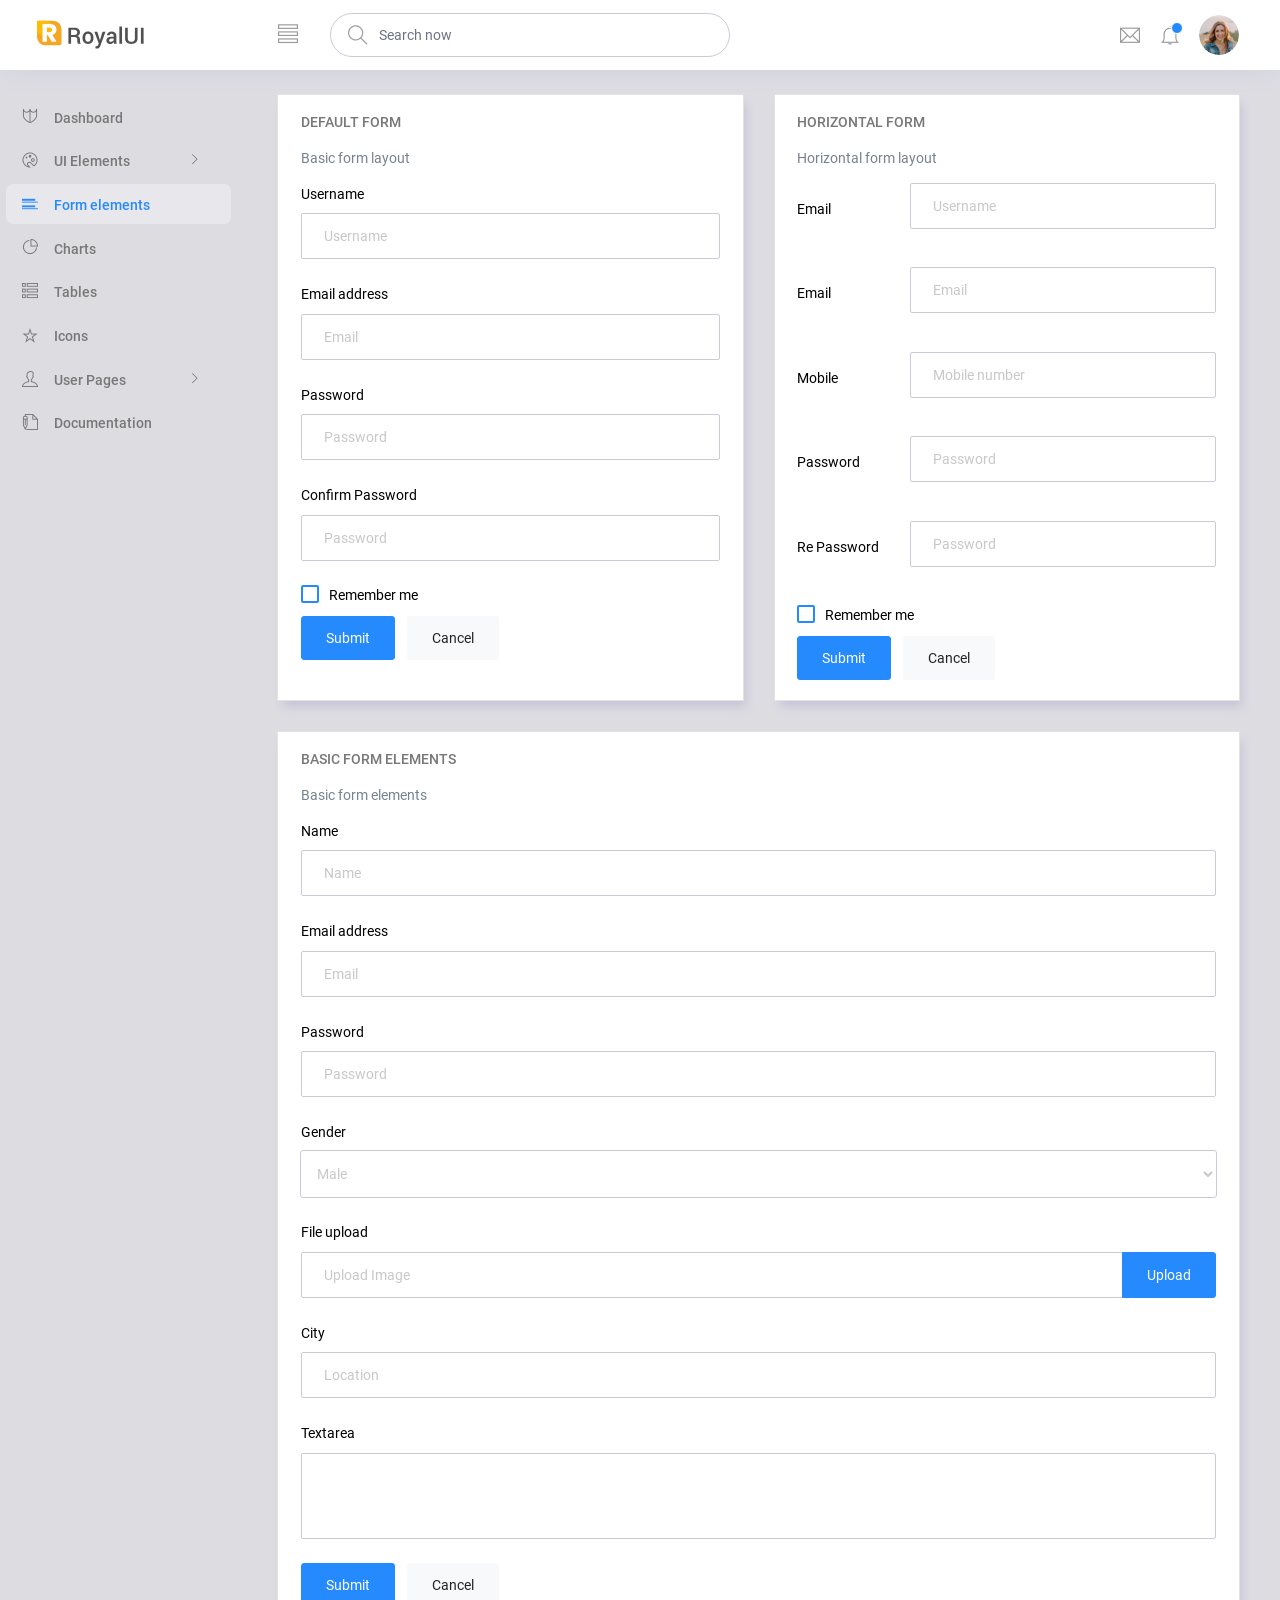
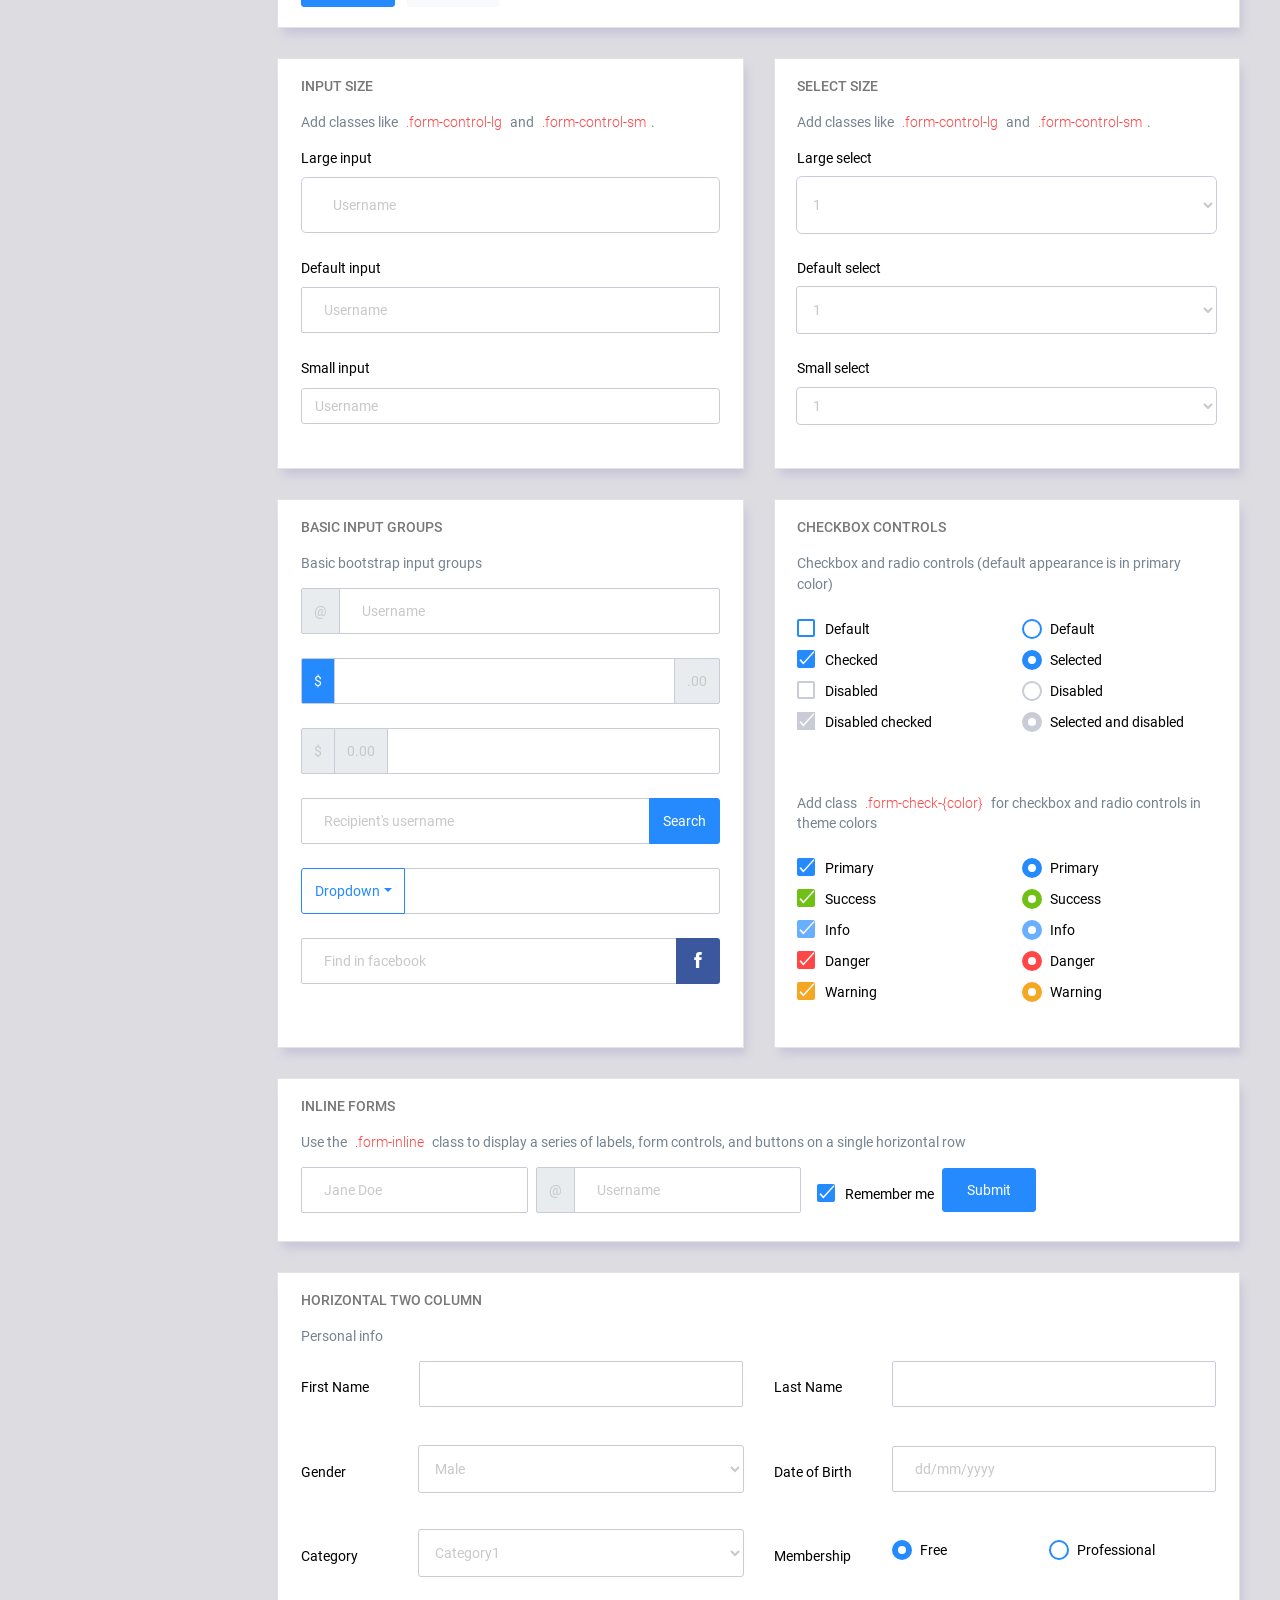
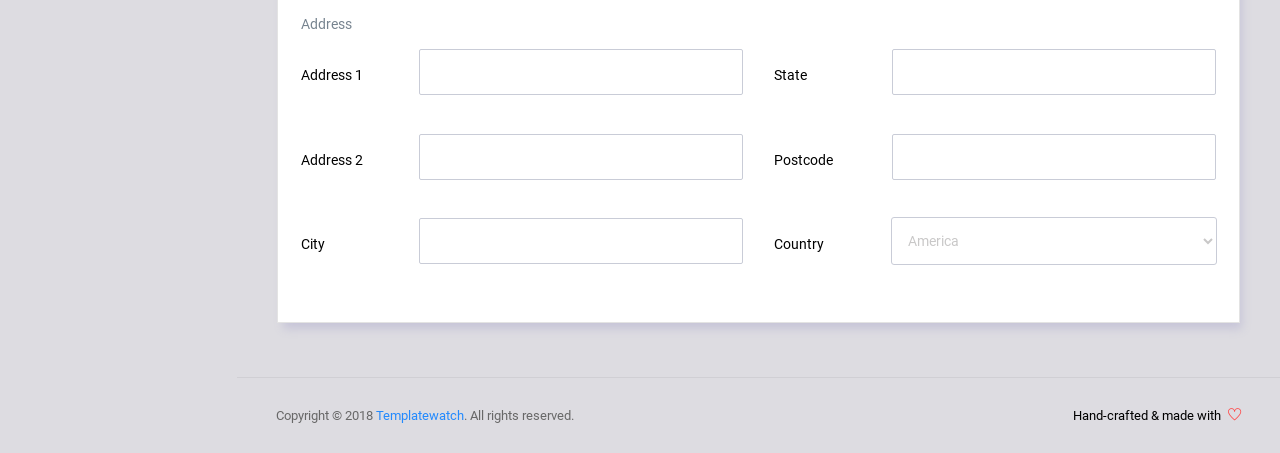
<file: final/public/pages/forms/basic_elements.html>
<!DOCTYPE html>
<html lang="en">

<head>
  <!-- Required meta tags -->
  <meta charset="utf-8">
  <meta name="viewport" content="width=device-width, initial-scale=1, shrink-to-fit=no">
  <title>RoyalUI Admin</title>
  <!-- plugins:css -->
  <link rel="stylesheet" href="../../vendors/ti-icons/css/themify-icons.css">
  <link rel="stylesheet" href="../../vendors/base/vendor.bundle.base.css">
  <!-- endinject -->
  <!-- plugin css for this page -->
  <!-- End plugin css for this page -->
  <!-- inject:css -->
  <link rel="stylesheet" href="../../css/style.css">
  <!-- endinject -->
  <link rel="shortcut icon" href="../../images/favicon.png" />
</head>

<body>
  <div class="container-scroller">
    <!-- partial:../../partials/_navbar.html -->
    <nav class="navbar col-lg-12 col-12 p-0 fixed-top d-flex flex-row">
      <div class="text-center navbar-brand-wrapper d-flex align-items-center justify-content-center">
        <a class="navbar-brand brand-logo mr-5" href="../../index.html"><img src="../../images/logo.svg" class="mr-2" alt="logo"/></a>
        <a class="navbar-brand brand-logo-mini" href="../../index.html"><img src="../../images/logo-mini.svg" alt="logo"/></a>
      </div>
      <div class="navbar-menu-wrapper d-flex align-items-center justify-content-end">
        <button class="navbar-toggler navbar-toggler align-self-center" type="button" data-toggle="minimize">
          <span class="ti-view-list"></span>
        </button>
        <ul class="navbar-nav mr-lg-2">
          <li class="nav-item nav-search d-none d-lg-block">
            <div class="input-group">
              <div class="input-group-prepend hover-cursor" id="navbar-search-icon">
                <span class="input-group-text" id="search">
                  <i class="ti-search"></i>
                </span>
              </div>
              <input type="text" class="form-control" id="navbar-search-input" placeholder="Search now" aria-label="search" aria-describedby="search">
            </div>
          </li>
        </ul>
        <ul class="navbar-nav navbar-nav-right">
          <li class="nav-item dropdown mr-1">
            <a class="nav-link count-indicator dropdown-toggle d-flex justify-content-center align-items-center" id="messageDropdown" href="#" data-toggle="dropdown">
              <i class="ti-email mx-0"></i>
            </a>
            <div class="dropdown-menu dropdown-menu-right navbar-dropdown" aria-labelledby="messageDropdown">
              <p class="mb-0 font-weight-normal float-left dropdown-header">Messages</p>
              <a class="dropdown-item">
                <div class="item-thumbnail">
                    <img src="../../images/faces/face4.jpg" alt="image" class="profile-pic">
                </div>
                <div class="item-content flex-grow">
                  <h6 class="ellipsis font-weight-normal">David Grey
                  </h6>
                  <p class="font-weight-light small-text text-muted mb-0">
                    The meeting is cancelled
                  </p>
                </div>
              </a>
              <a class="dropdown-item">
                <div class="item-thumbnail">
                    <img src="../../images/faces/face2.jpg" alt="image" class="profile-pic">
                </div>
                <div class="item-content flex-grow">
                  <h6 class="ellipsis font-weight-normal">Tim Cook
                  </h6>
                  <p class="font-weight-light small-text text-muted mb-0">
                    New product launch
                  </p>
                </div>
              </a>
              <a class="dropdown-item">
                <div class="item-thumbnail">
                    <img src="../../images/faces/face3.jpg" alt="image" class="profile-pic">
                </div>
                <div class="item-content flex-grow">
                  <h6 class="ellipsis font-weight-normal"> Johnson
                  </h6>
                  <p class="font-weight-light small-text text-muted mb-0">
                    Upcoming board meeting
                  </p>
                </div>
              </a>
            </div>
          </li>
          <li class="nav-item dropdown">
            <a class="nav-link count-indicator dropdown-toggle" id="notificationDropdown" href="#" data-toggle="dropdown">
              <i class="ti-bell mx-0"></i>
              <span class="count"></span>
            </a>
            <div class="dropdown-menu dropdown-menu-right navbar-dropdown" aria-labelledby="notificationDropdown">
              <p class="mb-0 font-weight-normal float-left dropdown-header">Notifications</p>
              <a class="dropdown-item">
                <div class="item-thumbnail">
                  <div class="item-icon bg-success">
                    <i class="ti-info-alt mx-0"></i>
                  </div>
                </div>
                <div class="item-content">
                  <h6 class="font-weight-normal">Application Error</h6>
                  <p class="font-weight-light small-text mb-0 text-muted">
                    Just now
                  </p>
                </div>
              </a>
              <a class="dropdown-item">
                <div class="item-thumbnail">
                  <div class="item-icon bg-warning">
                    <i class="ti-settings mx-0"></i>
                  </div>
                </div>
                <div class="item-content">
                  <h6 class="font-weight-normal">Settings</h6>
                  <p class="font-weight-light small-text mb-0 text-muted">
                    Private message
                  </p>
                </div>
              </a>
              <a class="dropdown-item">
                <div class="item-thumbnail">
                  <div class="item-icon bg-info">
                    <i class="ti-user mx-0"></i>
                  </div>
                </div>
                <div class="item-content">
                  <h6 class="font-weight-normal">New user registration</h6>
                  <p class="font-weight-light small-text mb-0 text-muted">
                    2 days ago
                  </p>
                </div>
              </a>
            </div>
          </li>
          <li class="nav-item nav-profile dropdown">
            <a class="nav-link dropdown-toggle" href="#" data-toggle="dropdown" id="profileDropdown">
              <img src="../../images/faces/face28.jpg" alt="profile"/>
            </a>
            <div class="dropdown-menu dropdown-menu-right navbar-dropdown" aria-labelledby="profileDropdown">
              <a class="dropdown-item">
                <i class="ti-settings text-primary"></i>
                Settings
              </a>
              <a class="dropdown-item">
                <i class="ti-power-off text-primary"></i>
                Logout
              </a>
            </div>
          </li>
        </ul>
        <button class="navbar-toggler navbar-toggler-right d-lg-none align-self-center" type="button" data-toggle="offcanvas">
          <span class="ti-view-list"></span>
        </button>
      </div>
    </nav>
    <!-- partial -->
    <div class="container-fluid page-body-wrapper">
      <!-- partial:../../partials/_sidebar.html -->
      <nav class="sidebar sidebar-offcanvas" id="sidebar">
        <ul class="nav">
          <li class="nav-item">
            <a class="nav-link" href="../../index.html">
              <i class="ti-shield menu-icon"></i>
              <span class="menu-title">Dashboard</span>
            </a>
          </li>
          <li class="nav-item">
            <a class="nav-link" data-toggle="collapse" href="#ui-basic" aria-expanded="false" aria-controls="ui-basic">
              <i class="ti-palette menu-icon"></i>
              <span class="menu-title">UI Elements</span>
              <i class="menu-arrow"></i>
            </a>
            <div class="collapse" id="ui-basic">
              <ul class="nav flex-column sub-menu">
                <li class="nav-item"> <a class="nav-link" href="../../pages/ui-features/buttons.html">Buttons</a></li>
                <li class="nav-item"> <a class="nav-link" href="../../pages/ui-features/typography.html">Typography</a></li>
              </ul>
            </div>
          </li>
          <li class="nav-item">
            <a class="nav-link" href="../../pages/forms/basic_elements.html">
              <i class="ti-layout-list-post menu-icon"></i>
              <span class="menu-title">Form elements</span>
            </a>
          </li>
          <li class="nav-item">
            <a class="nav-link" href="../../pages/charts/chartjs.html">
              <i class="ti-pie-chart menu-icon"></i>
              <span class="menu-title">Charts</span>
            </a>
          </li>
          <li class="nav-item">
            <a class="nav-link" href="../../pages/tables/basic-table.html">
              <i class="ti-view-list-alt menu-icon"></i>
              <span class="menu-title">Tables</span>
            </a>
          </li>
          <li class="nav-item">
            <a class="nav-link" href="../../pages/icons/themify.html">
              <i class="ti-star menu-icon"></i>
              <span class="menu-title">Icons</span>
            </a>
          </li>
          <li class="nav-item">
            <a class="nav-link" data-toggle="collapse" href="#auth" aria-expanded="false" aria-controls="auth">
              <i class="ti-user menu-icon"></i>
              <span class="menu-title">User Pages</span>
              <i class="menu-arrow"></i>
            </a>
            <div class="collapse" id="auth">
              <ul class="nav flex-column sub-menu">
                <li class="nav-item"> <a class="nav-link" href="../../pages/samples/login.html"> Login </a></li>
                <li class="nav-item"> <a class="nav-link" href="../../pages/samples/login-2.html"> Login 2 </a></li>
                <li class="nav-item"> <a class="nav-link" href="../../pages/samples/register.html"> Register </a></li>
                <li class="nav-item"> <a class="nav-link" href="../../pages/samples/register-2.html"> Register 2 </a></li>
                <li class="nav-item"> <a class="nav-link" href="../../pages/samples/lock-screen.html"> Lockscreen </a></li>
              </ul>
            </div>
          </li>
          <li class="nav-item">
            <a class="nav-link" href="../../documentation/documentation.html">
              <i class="ti-write menu-icon"></i>
              <span class="menu-title">Documentation</span>
            </a>
          </li>
        </ul>
      </nav>
      <!-- partial -->
      <div class="main-panel">        
        <div class="content-wrapper">
          <div class="row">
            <div class="col-md-6 grid-margin stretch-card">
              <div class="card">
                <div class="card-body">
                  <h4 class="card-title">Default form</h4>
                  <p class="card-description">
                    Basic form layout
                  </p>
                  <form class="forms-sample">
                    <div class="form-group">
                      <label for="exampleInputUsername1">Username</label>
                      <input type="text" class="form-control" id="exampleInputUsername1" placeholder="Username">
                    </div>
                    <div class="form-group">
                      <label for="exampleInputEmail1">Email address</label>
                      <input type="email" class="form-control" id="exampleInputEmail1" placeholder="Email">
                    </div>
                    <div class="form-group">
                      <label for="exampleInputPassword1">Password</label>
                      <input type="password" class="form-control" id="exampleInputPassword1" placeholder="Password">
                    </div>
                    <div class="form-group">
                      <label for="exampleInputConfirmPassword1">Confirm Password</label>
                      <input type="password" class="form-control" id="exampleInputConfirmPassword1" placeholder="Password">
                    </div>
                    <div class="form-check form-check-flat form-check-primary">
                      <label class="form-check-label">
                        <input type="checkbox" class="form-check-input">
                        Remember me
                      </label>
                    </div>
                    <button type="submit" class="btn btn-primary mr-2">Submit</button>
                    <button class="btn btn-light">Cancel</button>
                  </form>
                </div>
              </div>
            </div>
            <div class="col-md-6 grid-margin stretch-card">
              <div class="card">
                <div class="card-body">
                  <h4 class="card-title">Horizontal Form</h4>
                  <p class="card-description">
                    Horizontal form layout
                  </p>
                  <form class="forms-sample">
                    <div class="form-group row">
                      <label for="exampleInputUsername2" class="col-sm-3 col-form-label">Email</label>
                      <div class="col-sm-9">
                        <input type="text" class="form-control" id="exampleInputUsername2" placeholder="Username">
                      </div>
                    </div>
                    <div class="form-group row">
                      <label for="exampleInputEmail2" class="col-sm-3 col-form-label">Email</label>
                      <div class="col-sm-9">
                        <input type="email" class="form-control" id="exampleInputEmail2" placeholder="Email">
                      </div>
                    </div>
                    <div class="form-group row">
                      <label for="exampleInputMobile" class="col-sm-3 col-form-label">Mobile</label>
                      <div class="col-sm-9">
                        <input type="text" class="form-control" id="exampleInputMobile" placeholder="Mobile number">
                      </div>
                    </div>
                    <div class="form-group row">
                      <label for="exampleInputPassword2" class="col-sm-3 col-form-label">Password</label>
                      <div class="col-sm-9">
                        <input type="password" class="form-control" id="exampleInputPassword2" placeholder="Password">
                      </div>
                    </div>
                    <div class="form-group row">
                      <label for="exampleInputConfirmPassword2" class="col-sm-3 col-form-label">Re Password</label>
                      <div class="col-sm-9">
                        <input type="password" class="form-control" id="exampleInputConfirmPassword2" placeholder="Password">
                      </div>
                    </div>
                    <div class="form-check form-check-flat form-check-primary">
                      <label class="form-check-label">
                        <input type="checkbox" class="form-check-input">
                        Remember me
                      </label>
                    </div>
                    <button type="submit" class="btn btn-primary mr-2">Submit</button>
                    <button class="btn btn-light">Cancel</button>
                  </form>
                </div>
              </div>
            </div>
            <div class="col-12 grid-margin stretch-card">
              <div class="card">
                <div class="card-body">
                  <h4 class="card-title">Basic form elements</h4>
                  <p class="card-description">
                    Basic form elements
                  </p>
                  <form class="forms-sample">
                    <div class="form-group">
                      <label for="exampleInputName1">Name</label>
                      <input type="text" class="form-control" id="exampleInputName1" placeholder="Name">
                    </div>
                    <div class="form-group">
                      <label for="exampleInputEmail3">Email address</label>
                      <input type="email" class="form-control" id="exampleInputEmail3" placeholder="Email">
                    </div>
                    <div class="form-group">
                      <label for="exampleInputPassword4">Password</label>
                      <input type="password" class="form-control" id="exampleInputPassword4" placeholder="Password">
                    </div>
                    <div class="form-group">
                      <label for="exampleSelectGender">Gender</label>
                        <select class="form-control" id="exampleSelectGender">
                          <option>Male</option>
                          <option>Female</option>
                        </select>
                      </div>
                    <div class="form-group">
                      <label>File upload</label>
                      <input type="file" name="img[]" class="file-upload-default">
                      <div class="input-group col-xs-12">
                        <input type="text" class="form-control file-upload-info" disabled placeholder="Upload Image">
                        <span class="input-group-append">
                          <button class="file-upload-browse btn btn-primary" type="button">Upload</button>
                        </span>
                      </div>
                    </div>
                    <div class="form-group">
                      <label for="exampleInputCity1">City</label>
                      <input type="text" class="form-control" id="exampleInputCity1" placeholder="Location">
                    </div>
                    <div class="form-group">
                      <label for="exampleTextarea1">Textarea</label>
                      <textarea class="form-control" id="exampleTextarea1" rows="4"></textarea>
                    </div>
                    <button type="submit" class="btn btn-primary mr-2">Submit</button>
                    <button class="btn btn-light">Cancel</button>
                  </form>
                </div>
              </div>
            </div>
            <div class="col-md-6 grid-margin stretch-card">
              <div class="card">
                <div class="card-body">
                  <h4 class="card-title">Input size</h4>
                  <p class="card-description">
                    Add classes like <code>.form-control-lg</code> and <code>.form-control-sm</code>.
                  </p>
                  <div class="form-group">
                    <label>Large input</label>
                    <input type="text" class="form-control form-control-lg" placeholder="Username" aria-label="Username">
                  </div>
                  <div class="form-group">
                    <label>Default input</label>
                    <input type="text" class="form-control" placeholder="Username" aria-label="Username">
                  </div>
                  <div class="form-group">
                    <label>Small input</label>
                    <input type="text" class="form-control form-control-sm" placeholder="Username" aria-label="Username">
                  </div>
                </div>
              </div>
            </div>
            <div class="col-md-6 grid-margin stretch-card">
              <div class="card">
                <div class="card-body">
                  <h4 class="card-title">Select size</h4>
                  <p class="card-description">
                    Add classes like <code>.form-control-lg</code> and <code>.form-control-sm</code>.                    
                  </p>
                  <div class="form-group">
                    <label for="exampleFormControlSelect1">Large select</label>
                    <select class="form-control form-control-lg" id="exampleFormControlSelect1">
                      <option>1</option>
                      <option>2</option>
                      <option>3</option>
                      <option>4</option>
                      <option>5</option>
                    </select>
                  </div>
                  <div class="form-group">
                    <label for="exampleFormControlSelect2">Default select</label>
                    <select class="form-control" id="exampleFormControlSelect2">
                      <option>1</option>
                      <option>2</option>
                      <option>3</option>
                      <option>4</option>
                      <option>5</option>
                    </select>
                  </div>
                  <div class="form-group">
                    <label for="exampleFormControlSelect3">Small select</label>
                    <select class="form-control form-control-sm" id="exampleFormControlSelect3">
                      <option>1</option>
                      <option>2</option>
                      <option>3</option>
                      <option>4</option>
                      <option>5</option>
                    </select>
                  </div>
                </div>
              </div>
            </div>
            <div class="col-md-6 grid-margin stretch-card">
              <div class="card">
                <div class="card-body">
                  <h4 class="card-title">Basic input groups</h4>
                  <p class="card-description">
                    Basic bootstrap input groups
                  </p>
                  <div class="form-group">
                    <div class="input-group">
                      <div class="input-group-prepend">
                        <span class="input-group-text">@</span>
                      </div>
                      <input type="text" class="form-control" placeholder="Username" aria-label="Username">
                    </div>
                  </div>
                  <div class="form-group">
                    <div class="input-group">
                      <div class="input-group-prepend">
                        <span class="input-group-text bg-primary text-white">$</span>
                      </div>
                      <input type="text" class="form-control" aria-label="Amount (to the nearest dollar)">
                      <div class="input-group-append">
                        <span class="input-group-text">.00</span>
                      </div>
                    </div>
                  </div>
                  <div class="form-group">
                    <div class="input-group">
                      <div class="input-group-prepend">
                        <span class="input-group-text">$</span>
                      </div>
                      <div class="input-group-prepend">
                        <span class="input-group-text">0.00</span>
                      </div>
                      <input type="text" class="form-control" aria-label="Amount (to the nearest dollar)">
                    </div>
                  </div>
                  <div class="form-group">
                    <div class="input-group">
                      <input type="text" class="form-control" placeholder="Recipient's username" aria-label="Recipient's username">
                      <div class="input-group-append">
                        <button class="btn btn-sm btn-primary" type="button">Search</button>
                      </div>
                    </div>
                  </div>
                  <div class="form-group">
                    <div class="input-group">
                      <div class="input-group-prepend">
                        <button class="btn btn-sm btn-outline-primary dropdown-toggle" type="button" data-toggle="dropdown" aria-haspopup="true" aria-expanded="false">Dropdown</button>
                        <div class="dropdown-menu">
                          <a class="dropdown-item" href="#">Action</a>
                          <a class="dropdown-item" href="#">Another action</a>
                          <a class="dropdown-item" href="#">Something else here</a>
                          <div role="separator" class="dropdown-divider"></div>
                          <a class="dropdown-item" href="#">Separated link</a>
                        </div>
                      </div>
                      <input type="text" class="form-control" aria-label="Text input with dropdown button">
                    </div>
                  </div>
                  <div class="form-group">
                    <div class="input-group">
                      <input type="text" class="form-control" placeholder="Find in facebook" aria-label="Recipient's username">
                      <div class="input-group-append">
                        <button class="btn btn-sm btn-facebook" type="button">
                          <i class="ti-facebook"></i>
                        </button>
                      </div>
                    </div>
                  </div>
                </div>
              </div>
            </div>
            <div class="col-md-6 grid-margin stretch-card">
              <div class="card">
                <div class="card-body">
                  <h4 class="card-title">Checkbox Controls</h4>
                  <p class="card-description">Checkbox and radio controls (default appearance is in primary color)</p>
                  <form>
                    <div class="row">
                      <div class="col-md-6">
                        <div class="form-group">
                          <div class="form-check">
                            <label class="form-check-label">
                              <input type="checkbox" class="form-check-input">
                              Default
                            </label>
                          </div>
                          <div class="form-check">
                            <label class="form-check-label">
                              <input type="checkbox" class="form-check-input" checked>
                              Checked
                            </label>
                          </div>
                          <div class="form-check">
                            <label class="form-check-label">
                              <input type="checkbox" class="form-check-input" disabled>
                              Disabled
                            </label>
                          </div>
                          <div class="form-check">
                            <label class="form-check-label">
                              <input type="checkbox" class="form-check-input" disabled checked>
                              Disabled checked
                            </label>
                          </div>
                        </div>
                      </div>
                      <div class="col-md-6">
                        <div class="form-group">
                          <div class="form-check">
                            <label class="form-check-label">
                              <input type="radio" class="form-check-input" name="optionsRadios" id="optionsRadios1" value="">
                              Default
                            </label>
                          </div>
                          <div class="form-check">
                            <label class="form-check-label">
                              <input type="radio" class="form-check-input" name="optionsRadios" id="optionsRadios2" value="option2" checked>
                              Selected
                            </label>
                          </div>
                          <div class="form-check">
                            <label class="form-check-label">
                              <input type="radio" class="form-check-input" name="optionsRadios2" id="optionsRadios3" value="option3" disabled>
                              Disabled
                            </label>
                          </div>
                          <div class="form-check">
                            <label class="form-check-label">
                              <input type="radio" class="form-check-input" name="optionsRadio2" id="optionsRadios4" value="option4" disabled checked>
                              Selected and disabled
                            </label>
                          </div>
                        </div>
                      </div>
                    </div>
                  </form>
                </div>
                <div class="card-body">
                  <p class="card-description">Add class <code>.form-check-{color}</code> for checkbox and radio controls in theme colors</p>
                  <form>
                    <div class="row">
                      <div class="col-md-6">
                        <div class="form-group">
                          <div class="form-check form-check-primary">
                            <label class="form-check-label">
                              <input type="checkbox" class="form-check-input" checked>
                              Primary
                            </label>
                          </div>
                          <div class="form-check form-check-success">
                            <label class="form-check-label">
                              <input type="checkbox" class="form-check-input" checked>
                              Success
                            </label>
                          </div>
                          <div class="form-check form-check-info">
                            <label class="form-check-label">
                              <input type="checkbox" class="form-check-input" checked>
                              Info
                            </label>
                          </div>
                          <div class="form-check form-check-danger">
                            <label class="form-check-label">
                              <input type="checkbox" class="form-check-input" checked>
                              Danger
                            </label>
                          </div>
                          <div class="form-check form-check-warning">
                            <label class="form-check-label">
                              <input type="checkbox" class="form-check-input" checked>
                              Warning
                            </label>
                          </div>
                        </div>
                      </div>
                      <div class="col-md-6">
                        <div class="form-group">
                          <div class="form-check form-check-primary">
                            <label class="form-check-label">
                              <input type="radio" class="form-check-input" name="ExampleRadio1" id="ExampleRadio1" checked>
                              Primary
                            </label>
                          </div>
                          <div class="form-check form-check-success">
                            <label class="form-check-label">
                              <input type="radio" class="form-check-input" name="ExampleRadio2" id="ExampleRadio2" checked>
                              Success
                            </label>
                          </div>
                          <div class="form-check form-check-info">
                            <label class="form-check-label">
                              <input type="radio" class="form-check-input" name="ExampleRadio3" id="ExampleRadio3" checked>
                              Info
                            </label>
                          </div>
                          <div class="form-check form-check-danger">
                            <label class="form-check-label">
                              <input type="radio" class="form-check-input" name="ExampleRadio4" id="ExampleRadio4" checked>
                              Danger
                            </label>
                          </div>
                          <div class="form-check form-check-warning">
                            <label class="form-check-label">
                              <input type="radio" class="form-check-input" name="ExampleRadio5" id="ExampleRadio5" checked>
                              Warning
                            </label>
                          </div>
                        </div>
                      </div>
                    </div>
                  </form>
                </div>
              </div>
            </div>
            <div class="col-12 grid-margin stretch-card">
              <div class="card">
                <div class="card-body">
                  <h4 class="card-title">Inline forms</h4>
                  <p class="card-description">
                    Use the <code>.form-inline</code> class to display a series of labels, form controls, and buttons on a single horizontal row
                  </p>
                  <form class="form-inline">
                    <label class="sr-only" for="inlineFormInputName2">Name</label>
                    <input type="text" class="form-control mb-2 mr-sm-2" id="inlineFormInputName2" placeholder="Jane Doe">
                  
                    <label class="sr-only" for="inlineFormInputGroupUsername2">Username</label>
                    <div class="input-group mb-2 mr-sm-2">
                      <div class="input-group-prepend">
                        <div class="input-group-text">@</div>
                      </div>
                      <input type="text" class="form-control" id="inlineFormInputGroupUsername2" placeholder="Username">
                    </div>
                    <div class="form-check mx-sm-2">
                      <label class="form-check-label">
                        <input type="checkbox" class="form-check-input" checked>
                        Remember me
                      </label>
                    </div>
                    <button type="submit" class="btn btn-primary mb-2">Submit</button>
                  </form>
                </div>
              </div>
            </div>
            <div class="col-12 grid-margin">
              <div class="card">
                <div class="card-body">
                  <h4 class="card-title">Horizontal Two column</h4>
                  <form class="form-sample">
                    <p class="card-description">
                      Personal info
                    </p>
                    <div class="row">
                      <div class="col-md-6">
                        <div class="form-group row">
                          <label class="col-sm-3 col-form-label">First Name</label>
                          <div class="col-sm-9">
                            <input type="text" class="form-control" />
                          </div>
                        </div>
                      </div>
                      <div class="col-md-6">
                        <div class="form-group row">
                          <label class="col-sm-3 col-form-label">Last Name</label>
                          <div class="col-sm-9">
                            <input type="text" class="form-control" />
                          </div>
                        </div>
                      </div>
                    </div>
                    <div class="row">
                      <div class="col-md-6">
                        <div class="form-group row">
                          <label class="col-sm-3 col-form-label">Gender</label>
                          <div class="col-sm-9">
                            <select class="form-control">
                              <option>Male</option>
                              <option>Female</option>
                            </select>
                          </div>
                        </div>
                      </div>
                      <div class="col-md-6">
                        <div class="form-group row">
                          <label class="col-sm-3 col-form-label">Date of Birth</label>
                          <div class="col-sm-9">
                            <input class="form-control" placeholder="dd/mm/yyyy"/>
                          </div>
                        </div>
                      </div>
                    </div>
                    <div class="row">
                      <div class="col-md-6">
                        <div class="form-group row">
                          <label class="col-sm-3 col-form-label">Category</label>
                          <div class="col-sm-9">
                            <select class="form-control">
                              <option>Category1</option>
                              <option>Category2</option>
                              <option>Category3</option>
                              <option>Category4</option>
                            </select>
                          </div>
                        </div>
                      </div>
                      <div class="col-md-6">
                        <div class="form-group row">
                          <label class="col-sm-3 col-form-label">Membership</label>
                          <div class="col-sm-4">
                            <div class="form-check">
                              <label class="form-check-label">
                                <input type="radio" class="form-check-input" name="membershipRadios" id="membershipRadios1" value="" checked>
                                Free
                              </label>
                            </div>
                          </div>
                          <div class="col-sm-5">
                            <div class="form-check">
                              <label class="form-check-label">
                                <input type="radio" class="form-check-input" name="membershipRadios" id="membershipRadios2" value="option2">
                                Professional
                              </label>
                            </div>
                          </div>
                        </div>
                      </div>
                    </div>
                    <p class="card-description">
                      Address
                    </p>
                    <div class="row">
                      <div class="col-md-6">
                        <div class="form-group row">
                          <label class="col-sm-3 col-form-label">Address 1</label>
                          <div class="col-sm-9">
                            <input type="text" class="form-control" />
                          </div>
                        </div>
                      </div>
                      <div class="col-md-6">
                        <div class="form-group row">
                          <label class="col-sm-3 col-form-label">State</label>
                          <div class="col-sm-9">
                            <input type="text" class="form-control" />
                          </div>
                        </div>
                      </div>
                    </div>
                    <div class="row">
                      <div class="col-md-6">
                        <div class="form-group row">
                          <label class="col-sm-3 col-form-label">Address 2</label>
                          <div class="col-sm-9">
                            <input type="text" class="form-control" />
                          </div>
                        </div>
                      </div>
                      <div class="col-md-6">
                        <div class="form-group row">
                          <label class="col-sm-3 col-form-label">Postcode</label>
                          <div class="col-sm-9">
                            <input type="text" class="form-control" />
                          </div>
                        </div>
                      </div>
                    </div>
                    <div class="row">
                      <div class="col-md-6">
                        <div class="form-group row">
                          <label class="col-sm-3 col-form-label">City</label>
                          <div class="col-sm-9">
                            <input type="text" class="form-control" />
                          </div>
                        </div>
                      </div>
                      <div class="col-md-6">
                        <div class="form-group row">
                          <label class="col-sm-3 col-form-label">Country</label>
                          <div class="col-sm-9">
                            <select class="form-control">
                              <option>America</option>
                              <option>Italy</option>
                              <option>Russia</option>
                              <option>Britain</option>
                            </select>
                          </div>
                        </div>
                      </div>
                    </div>
                  </form>
                </div>
              </div>
            </div>
          </div>
        </div>
        <!-- content-wrapper ends -->
        <!-- partial:../../partials/_footer.html -->
        <footer class="footer">
          <div class="d-sm-flex justify-content-center justify-content-sm-between">
            <span class="text-muted text-center text-sm-left d-block d-sm-inline-block">Copyright © 2018 <a href="https://www.templatewatch.com/" target="_blank">Templatewatch</a>. All rights reserved.</span>
            <span class="float-none float-sm-right d-block mt-1 mt-sm-0 text-center">Hand-crafted & made with <i class="ti-heart text-danger ml-1"></i></span>
          </div>
        </footer>
        <!-- partial -->
      </div>
      <!-- main-panel ends -->
    </div>
    <!-- page-body-wrapper ends -->
  </div>
  <!-- container-scroller -->
  <!-- plugins:js -->
  <script src="../../vendors/base/vendor.bundle.base.js"></script>
  <!-- endinject -->
  <!-- inject:js -->
  <script src="../../js/off-canvas.js"></script>
  <script src="../../js/hoverable-collapse.js"></script>
  <script src="../../js/template.js"></script>
  <script src="../../js/todolist.js"></script>
  <!-- endinject -->
  <!-- Custom js for this page-->
  <script src="../../js/file-upload.js"></script>
  <!-- End custom js for this page-->
</body>

</html>
</file>
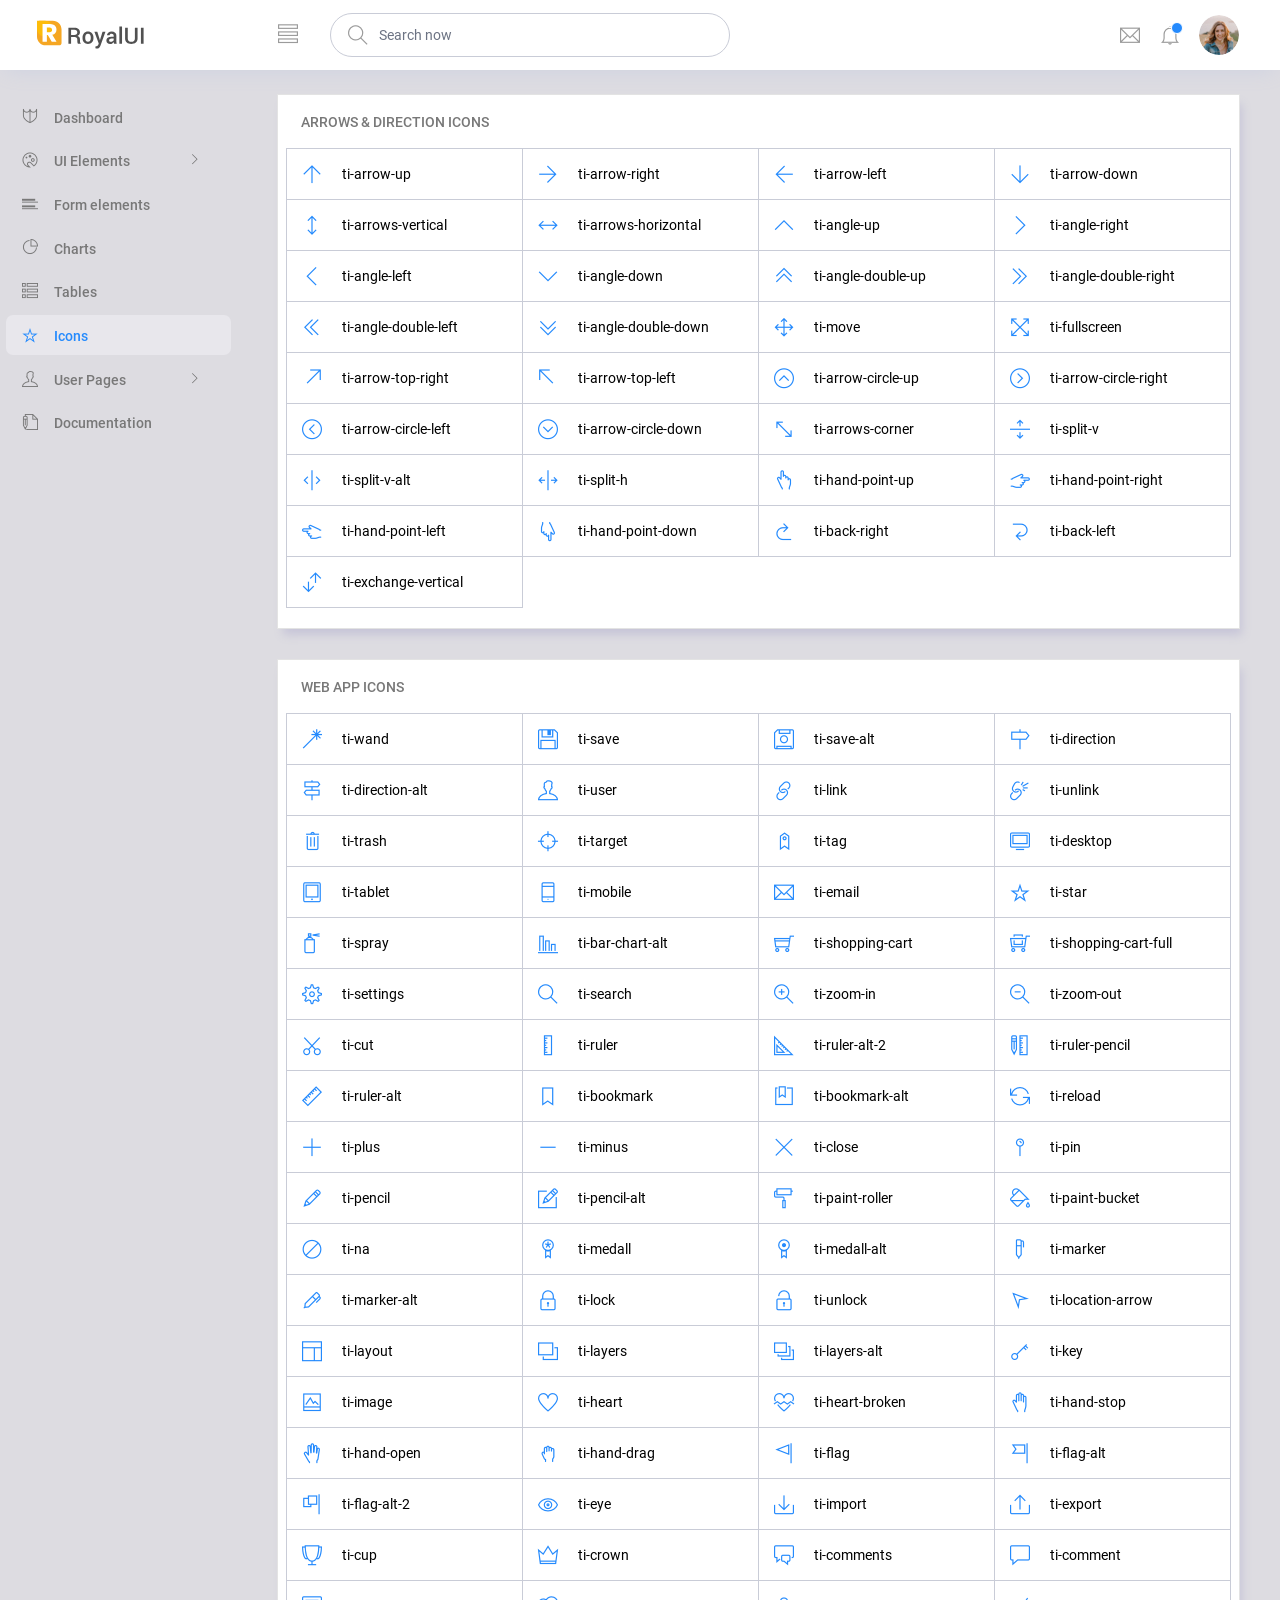
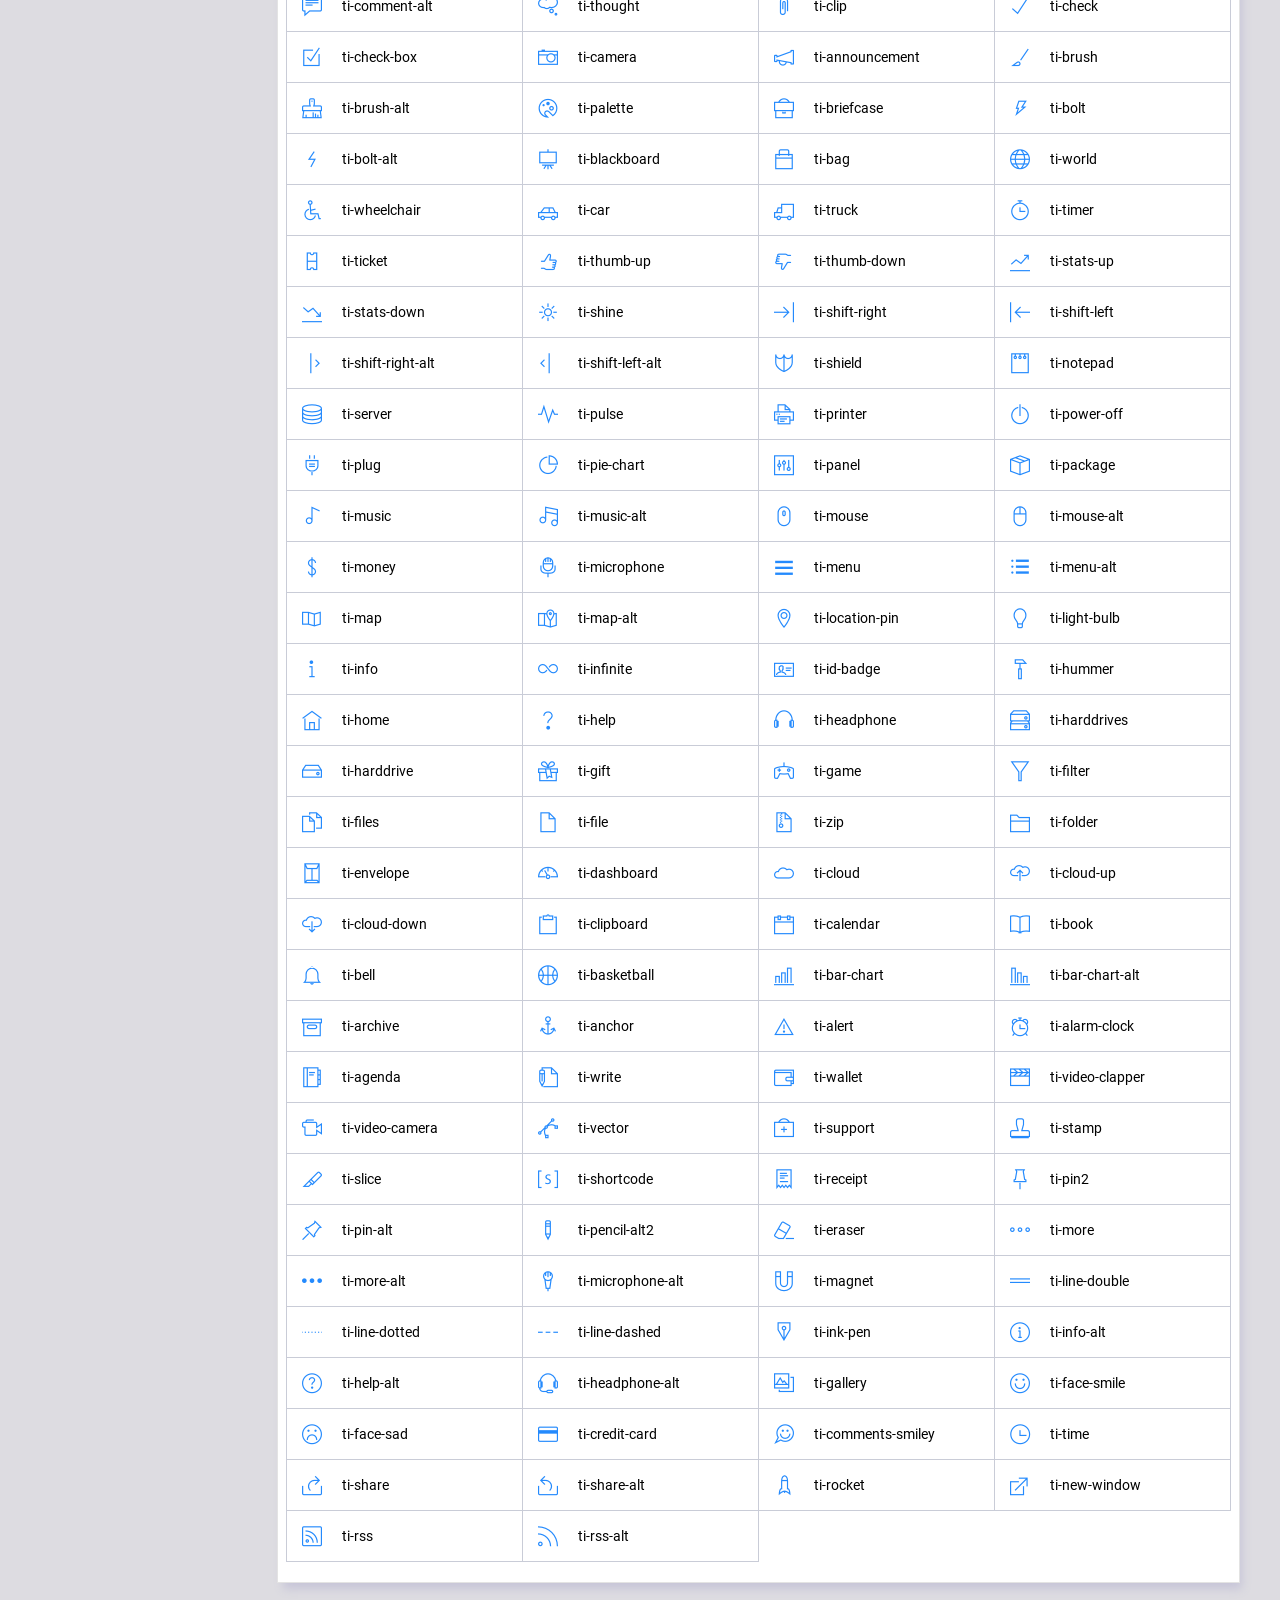
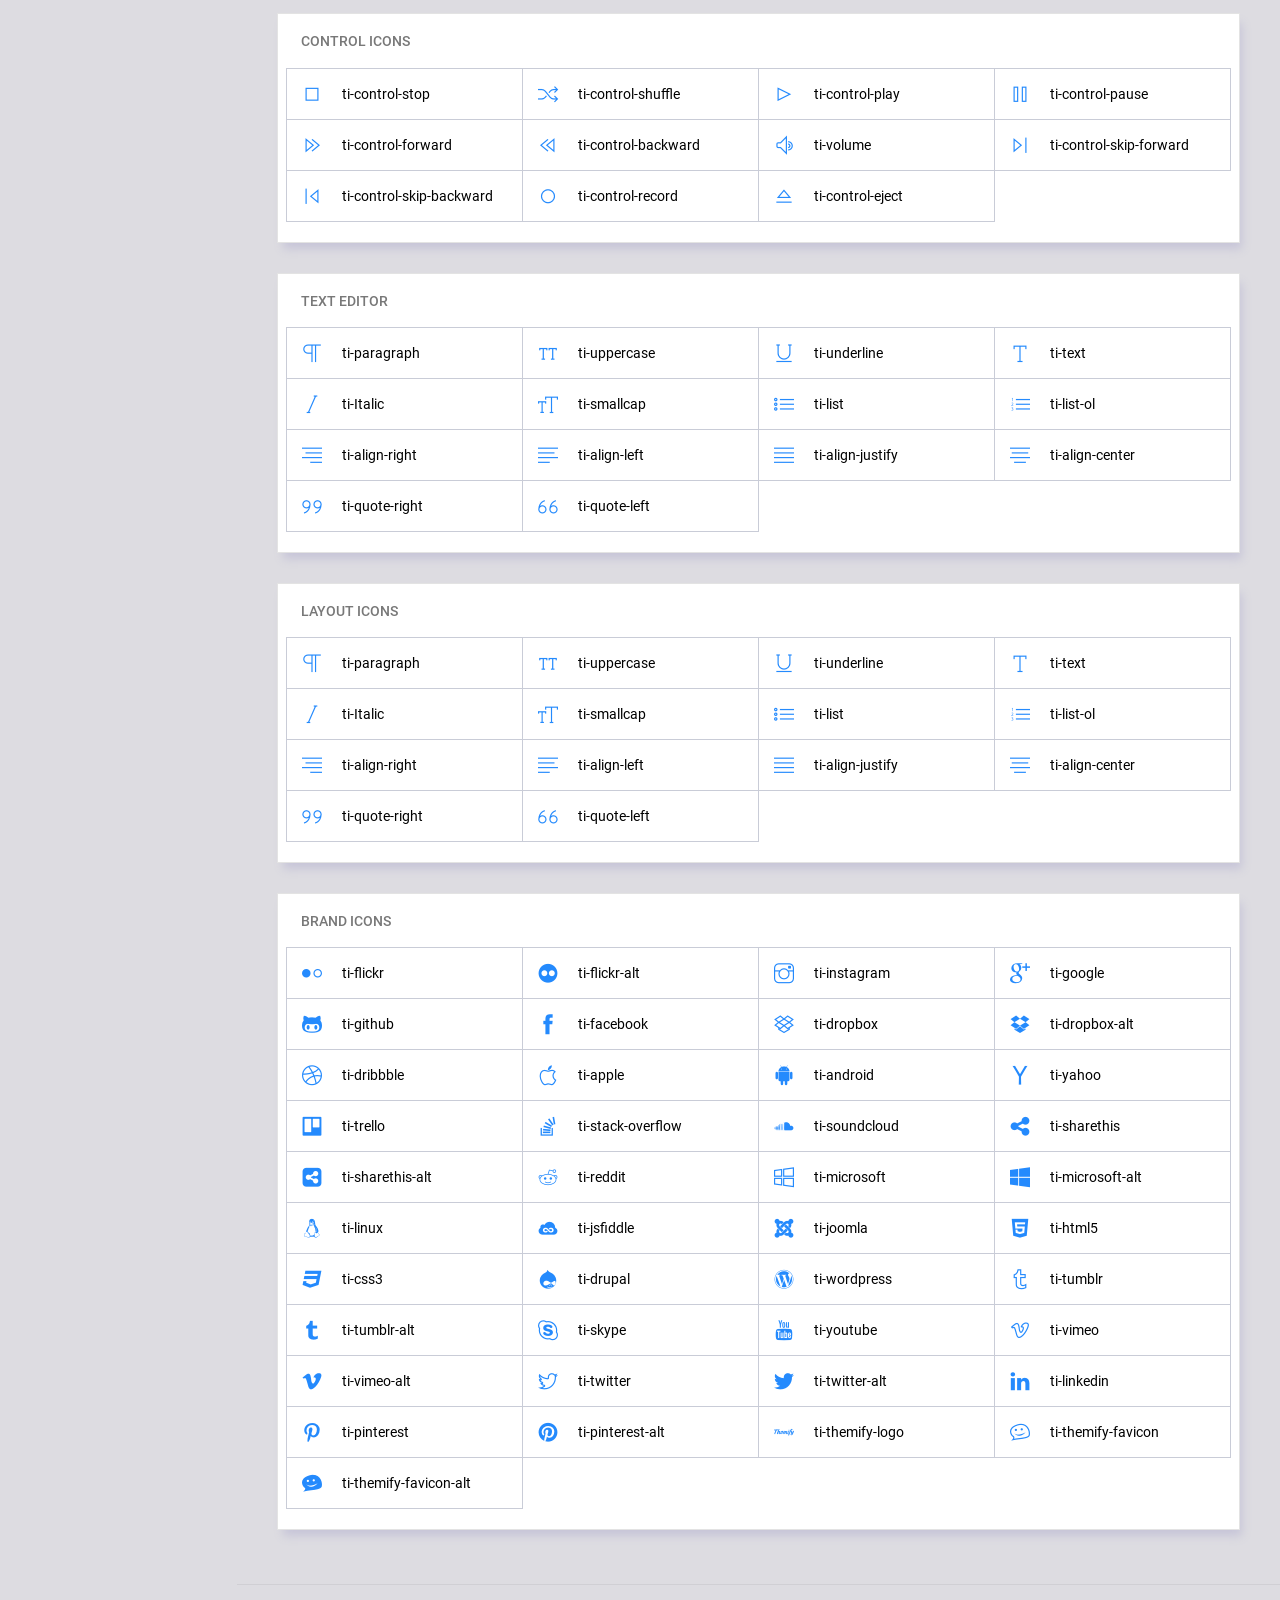
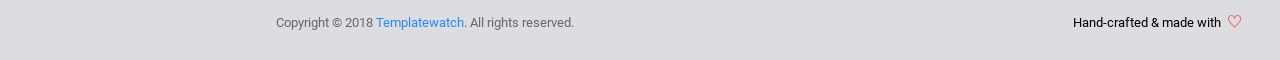
<file: final/public/pages/icons/themify.html>
<!DOCTYPE html>
<html lang="en">

<head>
  <!-- Required meta tags -->
  <meta charset="utf-8">
  <meta name="viewport" content="width=device-width, initial-scale=1, shrink-to-fit=no">
  <title>RoyalUI Admin</title>
  <!-- plugins:css -->
  <link rel="stylesheet" href="../../vendors/ti-icons/css/themify-icons.css">
  <link rel="stylesheet" href="../../vendors/base/vendor.bundle.base.css">
  <!-- endinject -->
  <!-- plugin css for this page -->
  <!-- End plugin css for this page -->
  <!-- inject:css -->
  <link rel="stylesheet" href="../../css/style.css">
  <!-- endinject -->
  <link rel="shortcut icon" href="../../images/favicon.png" />
</head>

<body>
  <div class="container-scroller">
    <!-- partial:../../partials/_navbar.html -->
    <nav class="navbar col-lg-12 col-12 p-0 fixed-top d-flex flex-row">
      <div class="text-center navbar-brand-wrapper d-flex align-items-center justify-content-center">
        <a class="navbar-brand brand-logo mr-5" href="../../index.html"><img src="../../images/logo.svg" class="mr-2" alt="logo"/></a>
        <a class="navbar-brand brand-logo-mini" href="../../index.html"><img src="../../images/logo-mini.svg" alt="logo"/></a>
      </div>
      <div class="navbar-menu-wrapper d-flex align-items-center justify-content-end">
        <button class="navbar-toggler navbar-toggler align-self-center" type="button" data-toggle="minimize">
          <span class="ti-view-list"></span>
        </button>
        <ul class="navbar-nav mr-lg-2">
          <li class="nav-item nav-search d-none d-lg-block">
            <div class="input-group">
              <div class="input-group-prepend hover-cursor" id="navbar-search-icon">
                <span class="input-group-text" id="search">
                  <i class="ti-search"></i>
                </span>
              </div>
              <input type="text" class="form-control" id="navbar-search-input" placeholder="Search now" aria-label="search" aria-describedby="search">
            </div>
          </li>
        </ul>
        <ul class="navbar-nav navbar-nav-right">
          <li class="nav-item dropdown mr-1">
            <a class="nav-link count-indicator dropdown-toggle d-flex justify-content-center align-items-center" id="messageDropdown" href="#" data-toggle="dropdown">
              <i class="ti-email mx-0"></i>
            </a>
            <div class="dropdown-menu dropdown-menu-right navbar-dropdown" aria-labelledby="messageDropdown">
              <p class="mb-0 font-weight-normal float-left dropdown-header">Messages</p>
              <a class="dropdown-item">
                <div class="item-thumbnail">
                    <img src="../../images/faces/face4.jpg" alt="image" class="profile-pic">
                </div>
                <div class="item-content flex-grow">
                  <h6 class="ellipsis font-weight-normal">David Grey
                  </h6>
                  <p class="font-weight-light small-text text-muted mb-0">
                    The meeting is cancelled
                  </p>
                </div>
              </a>
              <a class="dropdown-item">
                <div class="item-thumbnail">
                    <img src="../../images/faces/face2.jpg" alt="image" class="profile-pic">
                </div>
                <div class="item-content flex-grow">
                  <h6 class="ellipsis font-weight-normal">Tim Cook
                  </h6>
                  <p class="font-weight-light small-text text-muted mb-0">
                    New product launch
                  </p>
                </div>
              </a>
              <a class="dropdown-item">
                <div class="item-thumbnail">
                    <img src="../../images/faces/face3.jpg" alt="image" class="profile-pic">
                </div>
                <div class="item-content flex-grow">
                  <h6 class="ellipsis font-weight-normal"> Johnson
                  </h6>
                  <p class="font-weight-light small-text text-muted mb-0">
                    Upcoming board meeting
                  </p>
                </div>
              </a>
            </div>
          </li>
          <li class="nav-item dropdown">
            <a class="nav-link count-indicator dropdown-toggle" id="notificationDropdown" href="#" data-toggle="dropdown">
              <i class="ti-bell mx-0"></i>
              <span class="count"></span>
            </a>
            <div class="dropdown-menu dropdown-menu-right navbar-dropdown" aria-labelledby="notificationDropdown">
              <p class="mb-0 font-weight-normal float-left dropdown-header">Notifications</p>
              <a class="dropdown-item">
                <div class="item-thumbnail">
                  <div class="item-icon bg-success">
                    <i class="ti-info-alt mx-0"></i>
                  </div>
                </div>
                <div class="item-content">
                  <h6 class="font-weight-normal">Application Error</h6>
                  <p class="font-weight-light small-text mb-0 text-muted">
                    Just now
                  </p>
                </div>
              </a>
              <a class="dropdown-item">
                <div class="item-thumbnail">
                  <div class="item-icon bg-warning">
                    <i class="ti-settings mx-0"></i>
                  </div>
                </div>
                <div class="item-content">
                  <h6 class="font-weight-normal">Settings</h6>
                  <p class="font-weight-light small-text mb-0 text-muted">
                    Private message
                  </p>
                </div>
              </a>
              <a class="dropdown-item">
                <div class="item-thumbnail">
                  <div class="item-icon bg-info">
                    <i class="ti-user mx-0"></i>
                  </div>
                </div>
                <div class="item-content">
                  <h6 class="font-weight-normal">New user registration</h6>
                  <p class="font-weight-light small-text mb-0 text-muted">
                    2 days ago
                  </p>
                </div>
              </a>
            </div>
          </li>
          <li class="nav-item nav-profile dropdown">
            <a class="nav-link dropdown-toggle" href="#" data-toggle="dropdown" id="profileDropdown">
              <img src="../../images/faces/face28.jpg" alt="profile"/>
            </a>
            <div class="dropdown-menu dropdown-menu-right navbar-dropdown" aria-labelledby="profileDropdown">
              <a class="dropdown-item">
                <i class="ti-settings text-primary"></i>
                Settings
              </a>
              <a class="dropdown-item">
                <i class="ti-power-off text-primary"></i>
                Logout
              </a>
            </div>
          </li>
        </ul>
        <button class="navbar-toggler navbar-toggler-right d-lg-none align-self-center" type="button" data-toggle="offcanvas">
          <span class="ti-view-list"></span>
        </button>
      </div>
    </nav>
    <!-- partial -->
    <div class="container-fluid page-body-wrapper">
      <!-- partial:../../partials/_sidebar.html -->
      <nav class="sidebar sidebar-offcanvas" id="sidebar">
        <ul class="nav">
          <li class="nav-item">
            <a class="nav-link" href="../../index.html">
              <i class="ti-shield menu-icon"></i>
              <span class="menu-title">Dashboard</span>
            </a>
          </li>
          <li class="nav-item">
            <a class="nav-link" data-toggle="collapse" href="#ui-basic" aria-expanded="false" aria-controls="ui-basic">
              <i class="ti-palette menu-icon"></i>
              <span class="menu-title">UI Elements</span>
              <i class="menu-arrow"></i>
            </a>
            <div class="collapse" id="ui-basic">
              <ul class="nav flex-column sub-menu">
                <li class="nav-item"> <a class="nav-link" href="../../pages/ui-features/buttons.html">Buttons</a></li>
                <li class="nav-item"> <a class="nav-link" href="../../pages/ui-features/typography.html">Typography</a></li>
              </ul>
            </div>
          </li>
          <li class="nav-item">
            <a class="nav-link" href="../../pages/forms/basic_elements.html">
              <i class="ti-layout-list-post menu-icon"></i>
              <span class="menu-title">Form elements</span>
            </a>
          </li>
          <li class="nav-item">
            <a class="nav-link" href="../../pages/charts/chartjs.html">
              <i class="ti-pie-chart menu-icon"></i>
              <span class="menu-title">Charts</span>
            </a>
          </li>
          <li class="nav-item">
            <a class="nav-link" href="../../pages/tables/basic-table.html">
              <i class="ti-view-list-alt menu-icon"></i>
              <span class="menu-title">Tables</span>
            </a>
          </li>
          <li class="nav-item">
            <a class="nav-link" href="../../pages/icons/themify.html">
              <i class="ti-star menu-icon"></i>
              <span class="menu-title">Icons</span>
            </a>
          </li>
          <li class="nav-item">
            <a class="nav-link" data-toggle="collapse" href="#auth" aria-expanded="false" aria-controls="auth">
              <i class="ti-user menu-icon"></i>
              <span class="menu-title">User Pages</span>
              <i class="menu-arrow"></i>
            </a>
            <div class="collapse" id="auth">
              <ul class="nav flex-column sub-menu">
                <li class="nav-item"> <a class="nav-link" href="../../pages/samples/login.html"> Login </a></li>
                <li class="nav-item"> <a class="nav-link" href="../../pages/samples/login-2.html"> Login 2 </a></li>
                <li class="nav-item"> <a class="nav-link" href="../../pages/samples/register.html"> Register </a></li>
                <li class="nav-item"> <a class="nav-link" href="../../pages/samples/register-2.html"> Register 2 </a></li>
                <li class="nav-item"> <a class="nav-link" href="../../pages/samples/lock-screen.html"> Lockscreen </a></li>
              </ul>
            </div>
          </li>
          <li class="nav-item">
            <a class="nav-link" href="../../documentation/documentation.html">
              <i class="ti-write menu-icon"></i>
              <span class="menu-title">Documentation</span>
            </a>
          </li>
        </ul>
      </nav>
      <!-- partial -->
      <div class="main-panel">          
        <div class="content-wrapper">
          <div class="row">
            <div class="col-lg-12 grid-margin">
              <div class="card">
                <div class="card-body">
                  <h4 class="card-title">Arrows & direction icons</h4>
                  <div class="icons-list row">
                    <div class="col-sm-6 col-md-4 col-lg-3"> <i class="ti-arrow-up"></i> ti-arrow-up </div>
                    <div class="col-sm-6 col-md-4 col-lg-3"> <i class="ti-arrow-right"></i> ti-arrow-right </div>
                    <div class="col-sm-6 col-md-4 col-lg-3"> <i class="ti-arrow-left"></i> ti-arrow-left </div>
                    <div class="col-sm-6 col-md-4 col-lg-3"> <i class="ti-arrow-down"></i> ti-arrow-down </div>
                    <div class="col-sm-6 col-md-4 col-lg-3"> <i class="ti-arrows-vertical"></i> ti-arrows-vertical </div>
                    <div class="col-sm-6 col-md-4 col-lg-3"> <i class="ti-arrows-horizontal"></i> ti-arrows-horizontal </div>
                    <div class="col-sm-6 col-md-4 col-lg-3"> <i class="ti-angle-up"></i> ti-angle-up </div>
                    <div class="col-sm-6 col-md-4 col-lg-3"> <i class="ti-angle-right"></i> ti-angle-right </div>
                    <div class="col-sm-6 col-md-4 col-lg-3"> <i class="ti-angle-left"></i> ti-angle-left </div>
                    <div class="col-sm-6 col-md-4 col-lg-3"> <i class="ti-angle-down"></i> ti-angle-down </div>
                    <div class="col-sm-6 col-md-4 col-lg-3"> <i class="ti-angle-double-up"></i> ti-angle-double-up </div>
                    <div class="col-sm-6 col-md-4 col-lg-3"> <i class="ti-angle-double-right"></i> ti-angle-double-right </div>
                    <div class="col-sm-6 col-md-4 col-lg-3"> <i class="ti-angle-double-left"></i> ti-angle-double-left </div>
                    <div class="col-sm-6 col-md-4 col-lg-3"> <i class="ti-angle-double-down"></i> ti-angle-double-down </div>
                    <div class="col-sm-6 col-md-4 col-lg-3"> <i class="ti-move"></i> ti-move </div>
                    <div class="col-sm-6 col-md-4 col-lg-3"> <i class="ti-fullscreen"></i> ti-fullscreen </div>
                    <div class="col-sm-6 col-md-4 col-lg-3"> <i class="ti-arrow-top-right"></i> ti-arrow-top-right </div>
                    <div class="col-sm-6 col-md-4 col-lg-3"> <i class="ti-arrow-top-left"></i> ti-arrow-top-left </div>
                    <div class="col-sm-6 col-md-4 col-lg-3"> <i class="ti-arrow-circle-up"></i> ti-arrow-circle-up </div>
                    <div class="col-sm-6 col-md-4 col-lg-3"> <i class="ti-arrow-circle-right"></i> ti-arrow-circle-right </div>
                    <div class="col-sm-6 col-md-4 col-lg-3"> <i class="ti-arrow-circle-left"></i> ti-arrow-circle-left </div>
                    <div class="col-sm-6 col-md-4 col-lg-3"> <i class="ti-arrow-circle-down"></i> ti-arrow-circle-down </div>
                    <div class="col-sm-6 col-md-4 col-lg-3"> <i class="ti-arrows-corner"></i> ti-arrows-corner </div>
                    <div class="col-sm-6 col-md-4 col-lg-3"> <i class="ti-split-v"></i> ti-split-v </div>
                    <div class="col-sm-6 col-md-4 col-lg-3"> <i class="ti-split-v-alt"></i> ti-split-v-alt </div>
                    <div class="col-sm-6 col-md-4 col-lg-3"> <i class="ti-split-h"></i> ti-split-h </div>
                    <div class="col-sm-6 col-md-4 col-lg-3"> <i class="ti-hand-point-up"></i> ti-hand-point-up </div>
                    <div class="col-sm-6 col-md-4 col-lg-3"> <i class="ti-hand-point-right"></i> ti-hand-point-right </div>
                    <div class="col-sm-6 col-md-4 col-lg-3"> <i class="ti-hand-point-left"></i> ti-hand-point-left </div>
                    <div class="col-sm-6 col-md-4 col-lg-3"> <i class="ti-hand-point-down"></i> ti-hand-point-down </div>
                    <div class="col-sm-6 col-md-4 col-lg-3"> <i class="ti-back-right"></i> ti-back-right </div>
                    <div class="col-sm-6 col-md-4 col-lg-3"> <i class="ti-back-left"></i> ti-back-left </div>
                    <div class="col-sm-6 col-md-4 col-lg-3"> <i class="ti-exchange-vertical"></i> ti-exchange-vertical </div>
                  </div>
                </div>
              </div>
            </div>
            <div class="col-lg-12 grid-margin">
              <div class="card">
                <div class="card-body">
                  <h4 class="card-title">Web app icons</h4>
                  <div class="icons-list row">
                    <div class="col-sm-6 col-md-4 col-lg-3"> <i class="ti-wand"></i> ti-wand </div>
                    <div class="col-sm-6 col-md-4 col-lg-3"> <i class="ti-save"></i> ti-save </div>
                    <div class="col-sm-6 col-md-4 col-lg-3"> <i class="ti-save-alt"></i> ti-save-alt </div>
                    <div class="col-sm-6 col-md-4 col-lg-3"> <i class="ti-direction"></i> ti-direction </div>
                    <div class="col-sm-6 col-md-4 col-lg-3"> <i class="ti-direction-alt"></i> ti-direction-alt </div>
                    <div class="col-sm-6 col-md-4 col-lg-3"> <i class="ti-user"></i> ti-user </div>
                    <div class="col-sm-6 col-md-4 col-lg-3"> <i class="ti-link"></i> ti-link </div>
                    <div class="col-sm-6 col-md-4 col-lg-3"> <i class="ti-unlink"></i> ti-unlink </div>
                    <div class="col-sm-6 col-md-4 col-lg-3"> <i class="ti-trash"></i> ti-trash </div>
                    <div class="col-sm-6 col-md-4 col-lg-3"> <i class="ti-target"></i> ti-target </div>
                    <div class="col-sm-6 col-md-4 col-lg-3"> <i class="ti-tag"></i> ti-tag </div>
                    <div class="col-sm-6 col-md-4 col-lg-3"> <i class="ti-desktop"></i> ti-desktop </div>
                    <div class="col-sm-6 col-md-4 col-lg-3"> <i class="ti-tablet"></i> ti-tablet </div>
                    <div class="col-sm-6 col-md-4 col-lg-3"> <i class="ti-mobile"></i> ti-mobile </div>
                    <div class="col-sm-6 col-md-4 col-lg-3"> <i class="ti-email"></i> ti-email </div>
                    <div class="col-sm-6 col-md-4 col-lg-3"> <i class="ti-star"></i> ti-star </div>
                    <div class="col-sm-6 col-md-4 col-lg-3"> <i class="ti-spray"></i> ti-spray </div>
                    <div class="col-sm-6 col-md-4 col-lg-3"> <i class="ti-bar-chart-alt"></i> ti-bar-chart-alt </div>
                    <div class="col-sm-6 col-md-4 col-lg-3"> <i class="ti-shopping-cart"></i> ti-shopping-cart </div>
                    <div class="col-sm-6 col-md-4 col-lg-3"> <i class="ti-shopping-cart-full"></i> ti-shopping-cart-full </div>
                    <div class="col-sm-6 col-md-4 col-lg-3"> <i class="ti-settings"></i> ti-settings </div>
                    <div class="col-sm-6 col-md-4 col-lg-3"> <i class="ti-search"></i> ti-search </div>
                    <div class="col-sm-6 col-md-4 col-lg-3"> <i class="ti-zoom-in"></i> ti-zoom-in </div>
                    <div class="col-sm-6 col-md-4 col-lg-3"> <i class="ti-zoom-out"></i> ti-zoom-out </div>
                    <div class="col-sm-6 col-md-4 col-lg-3"> <i class="ti-cut"></i> ti-cut </div>
                    <div class="col-sm-6 col-md-4 col-lg-3"> <i class="ti-ruler"></i> ti-ruler </div>
                    <div class="col-sm-6 col-md-4 col-lg-3"> <i class="ti-ruler-alt-2"></i> ti-ruler-alt-2 </div>
                    <div class="col-sm-6 col-md-4 col-lg-3"> <i class="ti-ruler-pencil"></i> ti-ruler-pencil </div>
                    <div class="col-sm-6 col-md-4 col-lg-3"> <i class="ti-ruler-alt"></i> ti-ruler-alt </div>
                    <div class="col-sm-6 col-md-4 col-lg-3"> <i class="ti-bookmark"></i> ti-bookmark </div>
                    <div class="col-sm-6 col-md-4 col-lg-3"> <i class="ti-bookmark-alt"></i> ti-bookmark-alt </div>
                    <div class="col-sm-6 col-md-4 col-lg-3"> <i class="ti-reload"></i> ti-reload </div>
                    <div class="col-sm-6 col-md-4 col-lg-3"> <i class="ti-plus"></i> ti-plus </div>
                    <div class="col-sm-6 col-md-4 col-lg-3"> <i class="ti-minus"></i> ti-minus </div>
                    <div class="col-sm-6 col-md-4 col-lg-3"> <i class="ti-close"></i> ti-close </div>
                    <div class="col-sm-6 col-md-4 col-lg-3"> <i class="ti-pin"></i> ti-pin </div>
                    <div class="col-sm-6 col-md-4 col-lg-3"> <i class="ti-pencil"></i> ti-pencil </div>
                    <div class="col-sm-6 col-md-4 col-lg-3"> <i class="ti-pencil-alt"></i> ti-pencil-alt </div>
                    <div class="col-sm-6 col-md-4 col-lg-3"> <i class="ti-paint-roller"></i> ti-paint-roller </div>
                    <div class="col-sm-6 col-md-4 col-lg-3"> <i class="ti-paint-bucket"></i> ti-paint-bucket </div>
                    <div class="col-sm-6 col-md-4 col-lg-3"> <i class="ti-na"></i> ti-na </div>
                    <div class="col-sm-6 col-md-4 col-lg-3"> <i class="ti-medall"></i> ti-medall </div>
                    <div class="col-sm-6 col-md-4 col-lg-3"> <i class="ti-medall-alt"></i> ti-medall-alt </div>
                    <div class="col-sm-6 col-md-4 col-lg-3"> <i class="ti-marker"></i> ti-marker </div>
                    <div class="col-sm-6 col-md-4 col-lg-3"> <i class="ti-marker-alt"></i> ti-marker-alt </div>
                    <div class="col-sm-6 col-md-4 col-lg-3"> <i class="ti-lock"></i> ti-lock </div>
                    <div class="col-sm-6 col-md-4 col-lg-3"> <i class="ti-unlock"></i> ti-unlock </div>
                    <div class="col-sm-6 col-md-4 col-lg-3"> <i class="ti-location-arrow"></i> ti-location-arrow </div>
                    <div class="col-sm-6 col-md-4 col-lg-3"> <i class="ti-layout"></i> ti-layout </div>
                    <div class="col-sm-6 col-md-4 col-lg-3"> <i class="ti-layers"></i> ti-layers </div>
                    <div class="col-sm-6 col-md-4 col-lg-3"> <i class="ti-layers-alt"></i> ti-layers-alt </div>
                    <div class="col-sm-6 col-md-4 col-lg-3"> <i class="ti-key"></i> ti-key </div>
                    <div class="col-sm-6 col-md-4 col-lg-3"> <i class="ti-image"></i> ti-image </div>
                    <div class="col-sm-6 col-md-4 col-lg-3"> <i class="ti-heart"></i> ti-heart </div>
                    <div class="col-sm-6 col-md-4 col-lg-3"> <i class="ti-heart-broken"></i> ti-heart-broken </div>
                    <div class="col-sm-6 col-md-4 col-lg-3"> <i class="ti-hand-stop"></i> ti-hand-stop </div>
                    <div class="col-sm-6 col-md-4 col-lg-3"> <i class="ti-hand-open"></i> ti-hand-open </div>
                    <div class="col-sm-6 col-md-4 col-lg-3"> <i class="ti-hand-drag"></i> ti-hand-drag </div>
                    <div class="col-sm-6 col-md-4 col-lg-3"> <i class="ti-flag"></i> ti-flag </div>
                    <div class="col-sm-6 col-md-4 col-lg-3"> <i class="ti-flag-alt"></i> ti-flag-alt </div>
                    <div class="col-sm-6 col-md-4 col-lg-3"> <i class="ti-flag-alt-2"></i> ti-flag-alt-2 </div>
                    <div class="col-sm-6 col-md-4 col-lg-3"> <i class="ti-eye"></i> ti-eye </div>
                    <div class="col-sm-6 col-md-4 col-lg-3"> <i class="ti-import"></i> ti-import </div>
                    <div class="col-sm-6 col-md-4 col-lg-3"> <i class="ti-export"></i> ti-export </div>
                    <div class="col-sm-6 col-md-4 col-lg-3"> <i class="ti-cup"></i> ti-cup </div>
                    <div class="col-sm-6 col-md-4 col-lg-3"> <i class="ti-crown"></i> ti-crown </div>
                    <div class="col-sm-6 col-md-4 col-lg-3"> <i class="ti-comments"></i> ti-comments </div>
                    <div class="col-sm-6 col-md-4 col-lg-3"> <i class="ti-comment"></i> ti-comment </div>
                    <div class="col-sm-6 col-md-4 col-lg-3"> <i class="ti-comment-alt"></i> ti-comment-alt </div>
                    <div class="col-sm-6 col-md-4 col-lg-3"> <i class="ti-thought"></i> ti-thought </div>
                    <div class="col-sm-6 col-md-4 col-lg-3"> <i class="ti-clip"></i> ti-clip </div>
                    <div class="col-sm-6 col-md-4 col-lg-3"> <i class="ti-check"></i> ti-check </div>
                    <div class="col-sm-6 col-md-4 col-lg-3"> <i class="ti-check-box"></i> ti-check-box </div>
                    <div class="col-sm-6 col-md-4 col-lg-3"> <i class="ti-camera"></i> ti-camera </div>
                    <div class="col-sm-6 col-md-4 col-lg-3"> <i class="ti-announcement"></i> ti-announcement </div>
                    <div class="col-sm-6 col-md-4 col-lg-3"> <i class="ti-brush"></i> ti-brush </div>
                    <div class="col-sm-6 col-md-4 col-lg-3"> <i class="ti-brush-alt"></i> ti-brush-alt </div>
                    <div class="col-sm-6 col-md-4 col-lg-3"> <i class="ti-palette"></i> ti-palette </div>
                    <div class="col-sm-6 col-md-4 col-lg-3"> <i class="ti-briefcase"></i> ti-briefcase </div>
                    <div class="col-sm-6 col-md-4 col-lg-3"> <i class="ti-bolt"></i> ti-bolt </div>
                    <div class="col-sm-6 col-md-4 col-lg-3"> <i class="ti-bolt-alt"></i> ti-bolt-alt </div>
                    <div class="col-sm-6 col-md-4 col-lg-3"> <i class="ti-blackboard"></i> ti-blackboard </div>
                    <div class="col-sm-6 col-md-4 col-lg-3"> <i class="ti-bag"></i> ti-bag </div>
                    <div class="col-sm-6 col-md-4 col-lg-3"> <i class="ti-world"></i> ti-world </div>
                    <div class="col-sm-6 col-md-4 col-lg-3"> <i class="ti-wheelchair"></i> ti-wheelchair </div>
                    <div class="col-sm-6 col-md-4 col-lg-3"> <i class="ti-car"></i> ti-car </div>
                    <div class="col-sm-6 col-md-4 col-lg-3"> <i class="ti-truck"></i> ti-truck </div>
                    <div class="col-sm-6 col-md-4 col-lg-3"> <i class="ti-timer"></i> ti-timer </div>
                    <div class="col-sm-6 col-md-4 col-lg-3"> <i class="ti-ticket"></i> ti-ticket </div>
                    <div class="col-sm-6 col-md-4 col-lg-3"> <i class="ti-thumb-up"></i> ti-thumb-up </div>
                    <div class="col-sm-6 col-md-4 col-lg-3"> <i class="ti-thumb-down"></i> ti-thumb-down </div>
                    <div class="col-sm-6 col-md-4 col-lg-3"> <i class="ti-stats-up"></i> ti-stats-up </div>
                    <div class="col-sm-6 col-md-4 col-lg-3"> <i class="ti-stats-down"></i> ti-stats-down </div>
                    <div class="col-sm-6 col-md-4 col-lg-3"> <i class="ti-shine"></i> ti-shine </div>
                    <div class="col-sm-6 col-md-4 col-lg-3"> <i class="ti-shift-right"></i> ti-shift-right </div>
                    <div class="col-sm-6 col-md-4 col-lg-3"> <i class="ti-shift-left"></i> ti-shift-left </div>
                    <div class="col-sm-6 col-md-4 col-lg-3"> <i class="ti-shift-right-alt"></i> ti-shift-right-alt </div>
                    <div class="col-sm-6 col-md-4 col-lg-3"> <i class="ti-shift-left-alt"></i> ti-shift-left-alt </div>
                    <div class="col-sm-6 col-md-4 col-lg-3"> <i class="ti-shield"></i> ti-shield </div>
                    <div class="col-sm-6 col-md-4 col-lg-3"> <i class="ti-notepad"></i> ti-notepad </div>
                    <div class="col-sm-6 col-md-4 col-lg-3"> <i class="ti-server"></i> ti-server </div>
                    <div class="col-sm-6 col-md-4 col-lg-3"> <i class="ti-pulse"></i> ti-pulse </div>
                    <div class="col-sm-6 col-md-4 col-lg-3"> <i class="ti-printer"></i> ti-printer </div>
                    <div class="col-sm-6 col-md-4 col-lg-3"> <i class="ti-power-off"></i> ti-power-off </div>
                    <div class="col-sm-6 col-md-4 col-lg-3"> <i class="ti-plug"></i> ti-plug </div>
                    <div class="col-sm-6 col-md-4 col-lg-3"> <i class="ti-pie-chart"></i> ti-pie-chart </div>
                    <div class="col-sm-6 col-md-4 col-lg-3"> <i class="ti-panel"></i> ti-panel </div>
                    <div class="col-sm-6 col-md-4 col-lg-3"> <i class="ti-package"></i> ti-package </div>
                    <div class="col-sm-6 col-md-4 col-lg-3"> <i class="ti-music"></i> ti-music </div>
                    <div class="col-sm-6 col-md-4 col-lg-3"> <i class="ti-music-alt"></i> ti-music-alt </div>
                    <div class="col-sm-6 col-md-4 col-lg-3"> <i class="ti-mouse"></i> ti-mouse </div>
                    <div class="col-sm-6 col-md-4 col-lg-3"> <i class="ti-mouse-alt"></i> ti-mouse-alt </div>
                    <div class="col-sm-6 col-md-4 col-lg-3"> <i class="ti-money"></i> ti-money </div>
                    <div class="col-sm-6 col-md-4 col-lg-3"> <i class="ti-microphone"></i> ti-microphone </div>
                    <div class="col-sm-6 col-md-4 col-lg-3"> <i class="ti-menu"></i> ti-menu </div>
                    <div class="col-sm-6 col-md-4 col-lg-3"> <i class="ti-menu-alt"></i> ti-menu-alt </div>
                    <div class="col-sm-6 col-md-4 col-lg-3"> <i class="ti-map"></i> ti-map </div>
                    <div class="col-sm-6 col-md-4 col-lg-3"> <i class="ti-map-alt"></i> ti-map-alt </div>
                    <div class="col-sm-6 col-md-4 col-lg-3"> <i class="ti-location-pin"></i> ti-location-pin </div>
                    <div class="col-sm-6 col-md-4 col-lg-3"> <i class="ti-light-bulb"></i> ti-light-bulb </div>
                    <div class="col-sm-6 col-md-4 col-lg-3"> <i class="ti-info"></i> ti-info </div>
                    <div class="col-sm-6 col-md-4 col-lg-3"> <i class="ti-infinite"></i> ti-infinite </div>
                    <div class="col-sm-6 col-md-4 col-lg-3"> <i class="ti-id-badge"></i> ti-id-badge </div>
                    <div class="col-sm-6 col-md-4 col-lg-3"> <i class="ti-hummer"></i> ti-hummer </div>
                    <div class="col-sm-6 col-md-4 col-lg-3"> <i class="ti-home"></i> ti-home </div>
                    <div class="col-sm-6 col-md-4 col-lg-3"> <i class="ti-help"></i> ti-help </div>
                    <div class="col-sm-6 col-md-4 col-lg-3"> <i class="ti-headphone"></i> ti-headphone </div>
                    <div class="col-sm-6 col-md-4 col-lg-3"> <i class="ti-harddrives"></i> ti-harddrives </div>
                    <div class="col-sm-6 col-md-4 col-lg-3"> <i class="ti-harddrive"></i> ti-harddrive </div>
                    <div class="col-sm-6 col-md-4 col-lg-3"> <i class="ti-gift"></i> ti-gift </div>
                    <div class="col-sm-6 col-md-4 col-lg-3"> <i class="ti-game"></i> ti-game </div>
                    <div class="col-sm-6 col-md-4 col-lg-3"> <i class="ti-filter"></i> ti-filter </div>
                    <div class="col-sm-6 col-md-4 col-lg-3"> <i class="ti-files"></i> ti-files </div>
                    <div class="col-sm-6 col-md-4 col-lg-3"> <i class="ti-file"></i> ti-file </div>
                    <div class="col-sm-6 col-md-4 col-lg-3"> <i class="ti-zip"></i> ti-zip </div>
                    <div class="col-sm-6 col-md-4 col-lg-3"> <i class="ti-folder"></i> ti-folder </div>
                    <div class="col-sm-6 col-md-4 col-lg-3"> <i class="ti-envelope"></i> ti-envelope </div>
                    <div class="col-sm-6 col-md-4 col-lg-3"> <i class="ti-dashboard"></i> ti-dashboard </div>
                    <div class="col-sm-6 col-md-4 col-lg-3"> <i class="ti-cloud"></i> ti-cloud </div>
                    <div class="col-sm-6 col-md-4 col-lg-3"> <i class="ti-cloud-up"></i> ti-cloud-up </div>
                    <div class="col-sm-6 col-md-4 col-lg-3"> <i class="ti-cloud-down"></i> ti-cloud-down </div>
                    <div class="col-sm-6 col-md-4 col-lg-3"> <i class="ti-clipboard"></i> ti-clipboard </div>
                    <div class="col-sm-6 col-md-4 col-lg-3"> <i class="ti-calendar"></i> ti-calendar </div>
                    <div class="col-sm-6 col-md-4 col-lg-3"> <i class="ti-book"></i> ti-book </div>
                    <div class="col-sm-6 col-md-4 col-lg-3"> <i class="ti-bell"></i> ti-bell </div>
                    <div class="col-sm-6 col-md-4 col-lg-3"> <i class="ti-basketball"></i> ti-basketball </div>
                    <div class="col-sm-6 col-md-4 col-lg-3"> <i class="ti-bar-chart"></i> ti-bar-chart </div>
                    <div class="col-sm-6 col-md-4 col-lg-3"> <i class="ti-bar-chart-alt"></i> ti-bar-chart-alt </div>
                    <div class="col-sm-6 col-md-4 col-lg-3"> <i class="ti-archive"></i> ti-archive </div>
                    <div class="col-sm-6 col-md-4 col-lg-3"> <i class="ti-anchor"></i> ti-anchor </div>
                    <div class="col-sm-6 col-md-4 col-lg-3"> <i class="ti-alert"></i> ti-alert </div>
                    <div class="col-sm-6 col-md-4 col-lg-3"> <i class="ti-alarm-clock"></i> ti-alarm-clock </div>
                    <div class="col-sm-6 col-md-4 col-lg-3"> <i class="ti-agenda"></i> ti-agenda </div>
                    <div class="col-sm-6 col-md-4 col-lg-3"> <i class="ti-write"></i> ti-write </div>
                    <div class="col-sm-6 col-md-4 col-lg-3"> <i class="ti-wallet"></i> ti-wallet </div>
                    <div class="col-sm-6 col-md-4 col-lg-3"> <i class="ti-video-clapper"></i> ti-video-clapper </div>
                    <div class="col-sm-6 col-md-4 col-lg-3"> <i class="ti-video-camera"></i> ti-video-camera </div>
                    <div class="col-sm-6 col-md-4 col-lg-3"> <i class="ti-vector"></i> ti-vector </div>
                    <div class="col-sm-6 col-md-4 col-lg-3"> <i class="ti-support"></i> ti-support </div>
                    <div class="col-sm-6 col-md-4 col-lg-3"> <i class="ti-stamp"></i> ti-stamp </div>
                    <div class="col-sm-6 col-md-4 col-lg-3"> <i class="ti-slice"></i> ti-slice </div>
                    <div class="col-sm-6 col-md-4 col-lg-3"> <i class="ti-shortcode"></i> ti-shortcode </div>
                    <div class="col-sm-6 col-md-4 col-lg-3"> <i class="ti-receipt"></i> ti-receipt </div>
                    <div class="col-sm-6 col-md-4 col-lg-3"> <i class="ti-pin2"></i> ti-pin2 </div>
                    <div class="col-sm-6 col-md-4 col-lg-3"> <i class="ti-pin-alt"></i> ti-pin-alt </div>
                    <div class="col-sm-6 col-md-4 col-lg-3"> <i class="ti-pencil-alt2"></i> ti-pencil-alt2 </div>
                    <div class="col-sm-6 col-md-4 col-lg-3"> <i class="ti-eraser"></i> ti-eraser </div>
                    <div class="col-sm-6 col-md-4 col-lg-3"> <i class="ti-more"></i> ti-more </div>
                    <div class="col-sm-6 col-md-4 col-lg-3"> <i class="ti-more-alt"></i> ti-more-alt </div>
                    <div class="col-sm-6 col-md-4 col-lg-3"> <i class="ti-microphone-alt"></i> ti-microphone-alt </div>
                    <div class="col-sm-6 col-md-4 col-lg-3"> <i class="ti-magnet"></i> ti-magnet </div>
                    <div class="col-sm-6 col-md-4 col-lg-3"> <i class="ti-line-double"></i> ti-line-double </div>
                    <div class="col-sm-6 col-md-4 col-lg-3"> <i class="ti-line-dotted"></i> ti-line-dotted </div>
                    <div class="col-sm-6 col-md-4 col-lg-3"> <i class="ti-line-dashed"></i> ti-line-dashed </div>
                    <div class="col-sm-6 col-md-4 col-lg-3"> <i class="ti-ink-pen"></i> ti-ink-pen </div>
                    <div class="col-sm-6 col-md-4 col-lg-3"> <i class="ti-info-alt"></i> ti-info-alt </div>
                    <div class="col-sm-6 col-md-4 col-lg-3"> <i class="ti-help-alt"></i> ti-help-alt </div>
                    <div class="col-sm-6 col-md-4 col-lg-3"> <i class="ti-headphone-alt"></i> ti-headphone-alt </div>
                    <div class="col-sm-6 col-md-4 col-lg-3"> <i class="ti-gallery"></i> ti-gallery </div>
                    <div class="col-sm-6 col-md-4 col-lg-3"> <i class="ti-face-smile"></i> ti-face-smile </div>
                    <div class="col-sm-6 col-md-4 col-lg-3"> <i class="ti-face-sad"></i> ti-face-sad </div>
                    <div class="col-sm-6 col-md-4 col-lg-3"> <i class="ti-credit-card"></i> ti-credit-card </div>
                    <div class="col-sm-6 col-md-4 col-lg-3"> <i class="ti-comments-smiley"></i> ti-comments-smiley </div>
                    <div class="col-sm-6 col-md-4 col-lg-3"> <i class="ti-time"></i> ti-time </div>
                    <div class="col-sm-6 col-md-4 col-lg-3"> <i class="ti-share"></i> ti-share </div>
                    <div class="col-sm-6 col-md-4 col-lg-3"> <i class="ti-share-alt"></i> ti-share-alt </div>
                    <div class="col-sm-6 col-md-4 col-lg-3"> <i class="ti-rocket"></i> ti-rocket </div>
                    <div class="col-sm-6 col-md-4 col-lg-3"> <i class="ti-new-window"></i> ti-new-window </div>
                    <div class="col-sm-6 col-md-4 col-lg-3"> <i class="ti-rss"></i> ti-rss </div>
                    <div class="col-sm-6 col-md-4 col-lg-3"> <i class="ti-rss-alt"></i> ti-rss-alt </div>
                  </div>
                </div>
              </div>
            </div>
            <div class="col-lg-12 grid-margin">
              <div class="card">
                <div class="card-body">
                  <h4 class="card-title">Control icons</h4>
                  <div class="icons-list row">
                    <div class="col-sm-6 col-md-4 col-lg-3"> <i class="ti-control-stop"></i> ti-control-stop </div>
                    <div class="col-sm-6 col-md-4 col-lg-3"> <i class="ti-control-shuffle"></i> ti-control-shuffle </div>
                    <div class="col-sm-6 col-md-4 col-lg-3"> <i class="ti-control-play"></i> ti-control-play </div>
                    <div class="col-sm-6 col-md-4 col-lg-3"> <i class="ti-control-pause"></i> ti-control-pause </div>
                    <div class="col-sm-6 col-md-4 col-lg-3"> <i class="ti-control-forward"></i> ti-control-forward </div>
                    <div class="col-sm-6 col-md-4 col-lg-3"> <i class="ti-control-backward"></i> ti-control-backward </div>
                    <div class="col-sm-6 col-md-4 col-lg-3"> <i class="ti-volume"></i> ti-volume </div>
                    <div class="col-sm-6 col-md-4 col-lg-3"> <i class="ti-control-skip-forward"></i> ti-control-skip-forward </div>
                    <div class="col-sm-6 col-md-4 col-lg-3"> <i class="ti-control-skip-backward"></i> ti-control-skip-backward </div>
                    <div class="col-sm-6 col-md-4 col-lg-3"> <i class="ti-control-record"></i> ti-control-record </div>
                    <div class="col-sm-6 col-md-4 col-lg-3"> <i class="ti-control-eject"></i> ti-control-eject </div>
                  </div>
                </div>
              </div>
            </div>
            <div class="col-lg-12 grid-margin">
              <div class="card">
                <div class="card-body">
                  <h4 class="card-title">Text editor</h4>
                  <div class="icons-list row">
                    <div class="col-sm-6 col-md-4 col-lg-3"> <i class="ti-paragraph"></i> ti-paragraph </div>
                    <div class="col-sm-6 col-md-4 col-lg-3"> <i class="ti-uppercase"></i> ti-uppercase </div>
                    <div class="col-sm-6 col-md-4 col-lg-3"> <i class="ti-underline"></i> ti-underline </div>
                    <div class="col-sm-6 col-md-4 col-lg-3"> <i class="ti-text"></i> ti-text </div>
                    <div class="col-sm-6 col-md-4 col-lg-3"> <i class="ti-Italic"></i> ti-Italic </div>
                    <div class="col-sm-6 col-md-4 col-lg-3"> <i class="ti-smallcap"></i> ti-smallcap </div>
                    <div class="col-sm-6 col-md-4 col-lg-3"> <i class="ti-list"></i> ti-list </div>
                    <div class="col-sm-6 col-md-4 col-lg-3"> <i class="ti-list-ol"></i> ti-list-ol </div>
                    <div class="col-sm-6 col-md-4 col-lg-3"> <i class="ti-align-right"></i> ti-align-right </div>
                    <div class="col-sm-6 col-md-4 col-lg-3"> <i class="ti-align-left"></i> ti-align-left </div>
                    <div class="col-sm-6 col-md-4 col-lg-3"> <i class="ti-align-justify"></i> ti-align-justify </div>
                    <div class="col-sm-6 col-md-4 col-lg-3"> <i class="ti-align-center"></i> ti-align-center </div>
                    <div class="col-sm-6 col-md-4 col-lg-3"> <i class="ti-quote-right"></i> ti-quote-right </div>
                    <div class="col-sm-6 col-md-4 col-lg-3"> <i class="ti-quote-left"></i> ti-quote-left </div>
                  </div>
                </div>
              </div>
            </div>
            <div class="col-lg-12 grid-margin">
              <div class="card">
                <div class="card-body">
                  <h4 class="card-title">Layout icons</h4>
                  <div class="icons-list row">
                    <div class="col-sm-6 col-md-4 col-lg-3"> <i class="ti-paragraph"></i> ti-paragraph </div>
                    <div class="col-sm-6 col-md-4 col-lg-3"> <i class="ti-uppercase"></i> ti-uppercase </div>
                    <div class="col-sm-6 col-md-4 col-lg-3"> <i class="ti-underline"></i> ti-underline </div>
                    <div class="col-sm-6 col-md-4 col-lg-3"> <i class="ti-text"></i> ti-text </div>
                    <div class="col-sm-6 col-md-4 col-lg-3"> <i class="ti-Italic"></i> ti-Italic </div>
                    <div class="col-sm-6 col-md-4 col-lg-3"> <i class="ti-smallcap"></i> ti-smallcap </div>
                    <div class="col-sm-6 col-md-4 col-lg-3"> <i class="ti-list"></i> ti-list </div>
                    <div class="col-sm-6 col-md-4 col-lg-3"> <i class="ti-list-ol"></i> ti-list-ol </div>
                    <div class="col-sm-6 col-md-4 col-lg-3"> <i class="ti-align-right"></i> ti-align-right </div>
                    <div class="col-sm-6 col-md-4 col-lg-3"> <i class="ti-align-left"></i> ti-align-left </div>
                    <div class="col-sm-6 col-md-4 col-lg-3"> <i class="ti-align-justify"></i> ti-align-justify </div>
                    <div class="col-sm-6 col-md-4 col-lg-3"> <i class="ti-align-center"></i> ti-align-center </div>
                    <div class="col-sm-6 col-md-4 col-lg-3"> <i class="ti-quote-right"></i> ti-quote-right </div>
                    <div class="col-sm-6 col-md-4 col-lg-3"> <i class="ti-quote-left"></i> ti-quote-left </div>
                  </div>
                </div>
              </div>
            </div>
            <div class="col-lg-12 grid-margin">
              <div class="card">
                <div class="card-body">
                  <h4 class="card-title">Brand icons</h4>
                  <div class="icons-list row">
                    <div class="col-sm-6 col-md-4 col-lg-3"> <i class="ti-flickr"></i> ti-flickr </div>
                    <div class="col-sm-6 col-md-4 col-lg-3"> <i class="ti-flickr-alt"></i> ti-flickr-alt </div>
                    <div class="col-sm-6 col-md-4 col-lg-3"> <i class="ti-instagram"></i> ti-instagram </div>
                    <div class="col-sm-6 col-md-4 col-lg-3"> <i class="ti-google"></i> ti-google </div>
                    <div class="col-sm-6 col-md-4 col-lg-3"> <i class="ti-github"></i> ti-github </div>
                    <div class="col-sm-6 col-md-4 col-lg-3"> <i class="ti-facebook"></i> ti-facebook </div>
                    <div class="col-sm-6 col-md-4 col-lg-3"> <i class="ti-dropbox"></i> ti-dropbox </div>
                    <div class="col-sm-6 col-md-4 col-lg-3"> <i class="ti-dropbox-alt"></i> ti-dropbox-alt </div>
                    <div class="col-sm-6 col-md-4 col-lg-3"> <i class="ti-dribbble"></i> ti-dribbble </div>
                    <div class="col-sm-6 col-md-4 col-lg-3"> <i class="ti-apple"></i> ti-apple </div>
                    <div class="col-sm-6 col-md-4 col-lg-3"> <i class="ti-android"></i> ti-android </div>
                    <div class="col-sm-6 col-md-4 col-lg-3"> <i class="ti-yahoo"></i> ti-yahoo </div>
                    <div class="col-sm-6 col-md-4 col-lg-3"> <i class="ti-trello"></i> ti-trello </div>
                    <div class="col-sm-6 col-md-4 col-lg-3"> <i class="ti-stack-overflow"></i> ti-stack-overflow </div>
                    <div class="col-sm-6 col-md-4 col-lg-3"> <i class="ti-soundcloud"></i> ti-soundcloud </div>
                    <div class="col-sm-6 col-md-4 col-lg-3"> <i class="ti-sharethis"></i> ti-sharethis </div>
                    <div class="col-sm-6 col-md-4 col-lg-3"> <i class="ti-sharethis-alt"></i> ti-sharethis-alt </div>
                    <div class="col-sm-6 col-md-4 col-lg-3"> <i class="ti-reddit"></i> ti-reddit </div>
                    <div class="col-sm-6 col-md-4 col-lg-3"> <i class="ti-microsoft"></i> ti-microsoft </div>
                    <div class="col-sm-6 col-md-4 col-lg-3"> <i class="ti-microsoft-alt"></i> ti-microsoft-alt </div>
                    <div class="col-sm-6 col-md-4 col-lg-3"> <i class="ti-linux"></i> ti-linux </div>
                    <div class="col-sm-6 col-md-4 col-lg-3"> <i class="ti-jsfiddle"></i> ti-jsfiddle </div>
                    <div class="col-sm-6 col-md-4 col-lg-3"> <i class="ti-joomla"></i> ti-joomla </div>
                    <div class="col-sm-6 col-md-4 col-lg-3"> <i class="ti-html5"></i> ti-html5 </div>
                    <div class="col-sm-6 col-md-4 col-lg-3"> <i class="ti-css3"></i> ti-css3 </div>
                    <div class="col-sm-6 col-md-4 col-lg-3"> <i class="ti-drupal"></i> ti-drupal </div>
                    <div class="col-sm-6 col-md-4 col-lg-3"> <i class="ti-wordpress"></i> ti-wordpress </div>
                    <div class="col-sm-6 col-md-4 col-lg-3"> <i class="ti-tumblr"></i> ti-tumblr </div>
                    <div class="col-sm-6 col-md-4 col-lg-3"> <i class="ti-tumblr-alt"></i> ti-tumblr-alt </div>
                    <div class="col-sm-6 col-md-4 col-lg-3"> <i class="ti-skype"></i> ti-skype </div>
                    <div class="col-sm-6 col-md-4 col-lg-3"> <i class="ti-youtube"></i> ti-youtube </div>
                    <div class="col-sm-6 col-md-4 col-lg-3"> <i class="ti-vimeo"></i> ti-vimeo </div>
                    <div class="col-sm-6 col-md-4 col-lg-3"> <i class="ti-vimeo-alt"></i> ti-vimeo-alt </div>
                    <div class="col-sm-6 col-md-4 col-lg-3"> <i class="ti-twitter"></i> ti-twitter </div>
                    <div class="col-sm-6 col-md-4 col-lg-3"> <i class="ti-twitter-alt"></i> ti-twitter-alt </div>
                    <div class="col-sm-6 col-md-4 col-lg-3"> <i class="ti-linkedin"></i> ti-linkedin </div>
                    <div class="col-sm-6 col-md-4 col-lg-3"> <i class="ti-pinterest"></i> ti-pinterest </div>
                    <div class="col-sm-6 col-md-4 col-lg-3"> <i class="ti-pinterest-alt"></i> ti-pinterest-alt </div>
                    <div class="col-sm-6 col-md-4 col-lg-3"> <i class="ti-themify-logo"></i> ti-themify-logo </div>
                    <div class="col-sm-6 col-md-4 col-lg-3"> <i class="ti-themify-favicon"></i> ti-themify-favicon </div>
                    <div class="col-sm-6 col-md-4 col-lg-3"> <i class="ti-themify-favicon-alt"></i> ti-themify-favicon-alt </div>
                  </div>
                </div>
              </div>
            </div>
          </div>
        </div>
        <!-- partial:../../partials/_footer.html -->
        <footer class="footer">
          <div class="d-sm-flex justify-content-center justify-content-sm-between">
            <span class="text-muted text-center text-sm-left d-block d-sm-inline-block">Copyright © 2018 <a href="https://www.templatewatch.com/" target="_blank">Templatewatch</a>. All rights reserved.</span>
            <span class="float-none float-sm-right d-block mt-1 mt-sm-0 text-center">Hand-crafted & made with <i class="ti-heart text-danger ml-1"></i></span>
          </div>
        </footer>
        <!-- partial -->
      </div>
    </div>
  </div>
  <!-- plugins:js -->
  <script src="../../vendors/base/vendor.bundle.base.js"></script>
  <!-- endinject -->
  <!-- Plugin js for this page-->
  <!-- End plugin js for this page-->
  <!-- inject:js -->
  <script src="../../js/off-canvas.js"></script>
  <script src="../../js/hoverable-collapse.js"></script>
  <script src="../../js/template.js"></script>
  <script src="../../js/todolist.js"></script>
  <!-- endinject -->
  <!-- Custom js for this page-->
  <!-- End custom js for this page-->
</body>

</html>
</file>
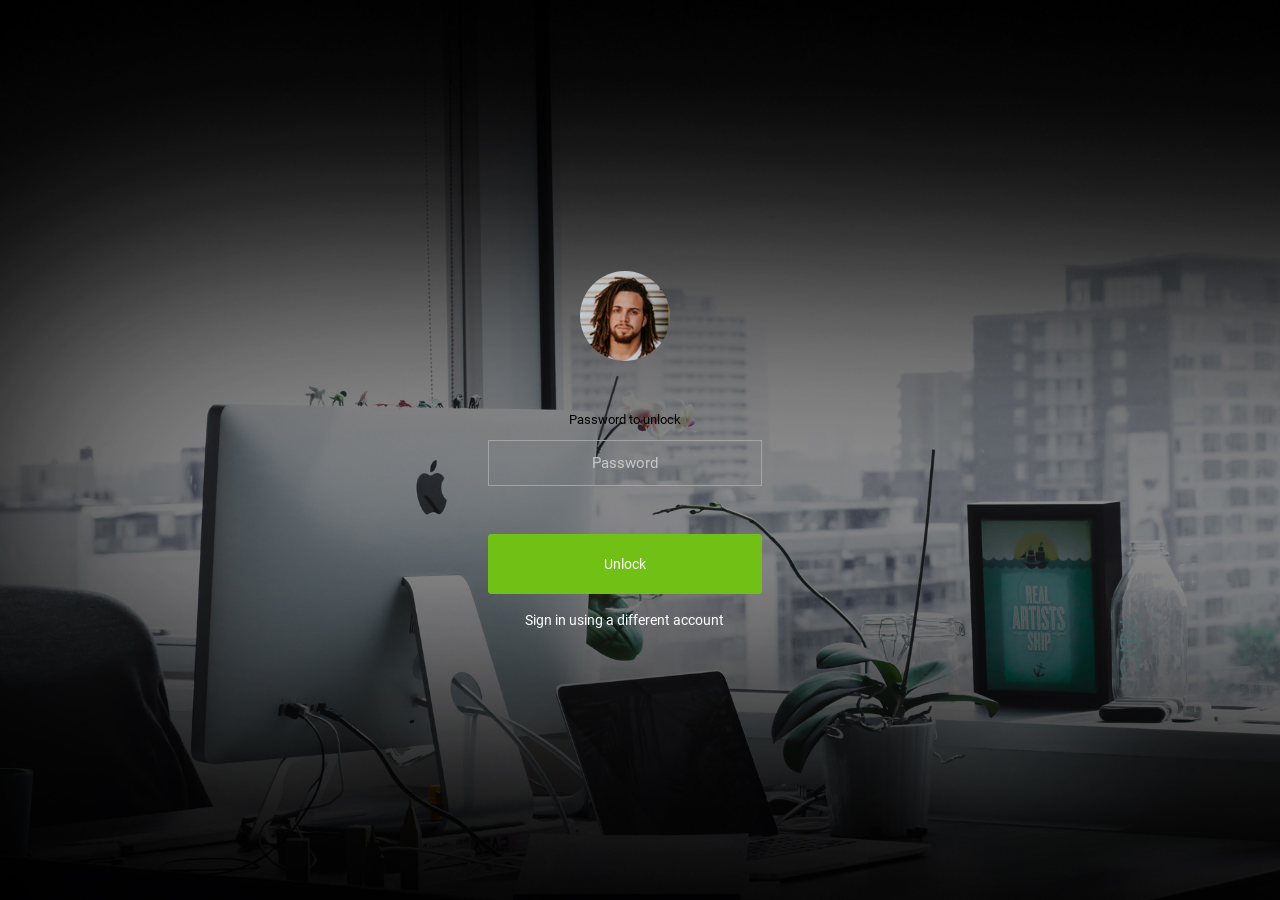
<file: final/public/pages/samples/lock-screen.html>
<!DOCTYPE html>
<html lang="en">

<head>
  <!-- Required meta tags -->
  <meta charset="utf-8">
  <meta name="viewport" content="width=device-width, initial-scale=1, shrink-to-fit=no">
  <title>RoyalUI Admin</title>
  <!-- plugins:css -->
  <link rel="stylesheet" href="../../vendors/ti-icons/css/themify-icons.css">
  <link rel="stylesheet" href="../../vendors/base/vendor.bundle.base.css">
  <!-- endinject -->
  <!-- plugin css for this page -->
  <!-- End plugin css for this page -->
  <!-- inject:css -->
  <link rel="stylesheet" href="../../css/style.css">
  <!-- endinject -->
  <link rel="shortcut icon" href="../../images/favicon.png" />
</head>

<body>
  <div class="container-scroller">
    <div class="container-fluid page-body-wrapper full-page-wrapper">
      <div class="content-wrapper d-flex align-items-center auth lock-full-bg">
        <div class="row w-100">
          <div class="col-lg-4 mx-auto">
            <div class="auth-form-transparent text-left p-5 text-center">
              <img src="../../images/faces/face13.jpg" class="lock-profile-img" alt="img">
              <form class="pt-5">
                <div class="form-group">
                  <label for="examplePassword1">Password to unlock</label>
                  <input type="password" class="form-control text-center" id="examplePassword1" placeholder="Password">
                </div>
                <div class="mt-5">
                  <a class="btn btn-block btn-success btn-lg font-weight-medium" href="../../index.html">Unlock</a>
                </div>
                <div class="mt-3 text-center">
                  <a href="#" class="auth-link text-white">Sign in using a different account</a>
                </div>
              </form>
            </div>
          </div>
        </div>
      </div>
      <!-- content-wrapper ends -->
    </div>
    <!-- page-body-wrapper ends -->
  </div>
  <!-- container-scroller -->
  <!-- plugins:js -->
  <script src="../../vendors/base/vendor.bundle.base.js"></script>
  <!-- endinject -->
  <!-- inject:js -->
  <script src="../../js/off-canvas.js"></script>
  <script src="../../js/hoverable-collapse.js"></script>
  <script src="../../js/template.js"></script>
  <script src="../../js/todolist.js"></script>
  <!-- endinject -->
</body>

</html>
</file>
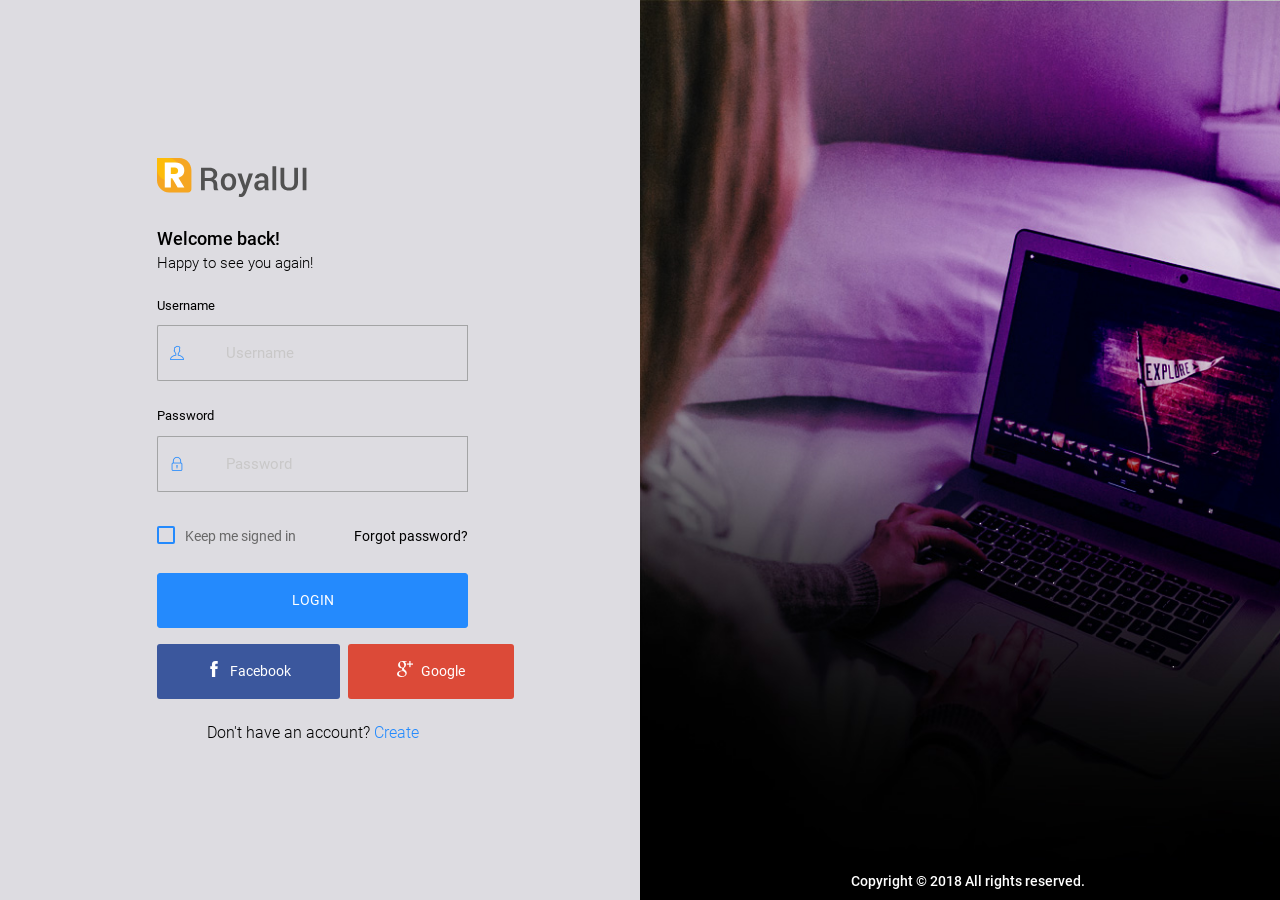
<file: final/public/pages/samples/login-2.html>
<!DOCTYPE html>
<html lang="en">

<head>
  <!-- Required meta tags -->
  <meta charset="utf-8">
  <meta name="viewport" content="width=device-width, initial-scale=1, shrink-to-fit=no">
  <title>RoyalUI Admin</title>
  <!-- plugins:css -->
  <link rel="stylesheet" href="../../vendors/ti-icons/css/themify-icons.css">
  <link rel="stylesheet" href="../../vendors/base/vendor.bundle.base.css">
  <!-- endinject -->
  <!-- plugin css for this page -->
  <!-- End plugin css for this page -->
  <!-- inject:css -->
  <link rel="stylesheet" href="../../css/style.css">
  <!-- endinject -->
  <link rel="shortcut icon" href="../../images/favicon.png" />
</head>

<body>
  <div class="container-scroller">
    <div class="container-fluid page-body-wrapper full-page-wrapper">
      <div class="content-wrapper d-flex align-items-stretch auth auth-img-bg">
        <div class="row flex-grow">
          <div class="col-lg-6 d-flex align-items-center justify-content-center">
            <div class="auth-form-transparent text-left p-3">
              <div class="brand-logo">
                <img src="../../images/logo.svg" alt="logo">
              </div>
              <h4>Welcome back!</h4>
              <h6 class="font-weight-light">Happy to see you again!</h6>
              <form class="pt-3">
                <div class="form-group">
                  <label for="exampleInputEmail">Username</label>
                  <div class="input-group">
                    <div class="input-group-prepend bg-transparent">
                      <span class="input-group-text bg-transparent border-right-0">
                        <i class="ti-user text-primary"></i>
                      </span>
                    </div>
                    <input type="text" class="form-control form-control-lg border-left-0" id="exampleInputEmail" placeholder="Username">
                  </div>
                </div>
                <div class="form-group">
                  <label for="exampleInputPassword">Password</label>
                  <div class="input-group">
                    <div class="input-group-prepend bg-transparent">
                      <span class="input-group-text bg-transparent border-right-0">
                        <i class="ti-lock text-primary"></i>
                      </span>
                    </div>
                    <input type="password" class="form-control form-control-lg border-left-0" id="exampleInputPassword" placeholder="Password">                        
                  </div>
                </div>
                <div class="my-2 d-flex justify-content-between align-items-center">
                  <div class="form-check">
                    <label class="form-check-label text-muted">
                      <input type="checkbox" class="form-check-input">
                      Keep me signed in
                    </label>
                  </div>
                  <a href="#" class="auth-link text-black">Forgot password?</a>
                </div>
                <div class="my-3">
                  <a class="btn btn-block btn-primary btn-lg font-weight-medium auth-form-btn" href="../../index.html">LOGIN</a>
                </div>
                <div class="mb-2 d-flex">
                  <button type="button" class="btn btn-facebook auth-form-btn flex-grow mr-1">
                    <i class="ti-facebook mr-2"></i>Facebook
                  </button>
                  <button type="button" class="btn btn-google auth-form-btn flex-grow ml-1">
                    <i class="ti-google mr-2"></i>Google
                  </button>
                </div>
                <div class="text-center mt-4 font-weight-light">
                  Don't have an account? <a href="register-2.html" class="text-primary">Create</a>
                </div>
              </form>
            </div>
          </div>
          <div class="col-lg-6 login-half-bg d-flex flex-row">
            <p class="text-white font-weight-medium text-center flex-grow align-self-end">Copyright &copy; 2018  All rights reserved.</p>
          </div>
        </div>
      </div>
      <!-- content-wrapper ends -->
    </div>
    <!-- page-body-wrapper ends -->
  </div>
  <!-- container-scroller -->
  <!-- plugins:js -->
  <script src="../../vendors/base/vendor.bundle.base.js"></script>
  <!-- endinject -->
  <!-- inject:js -->
  <script src="../../js/off-canvas.js"></script>
  <script src="../../js/hoverable-collapse.js"></script>
  <script src="../../js/template.js"></script>
  <script src="../../js/todolist.js"></script>
  <!-- endinject -->
</body>

</html>
</file>
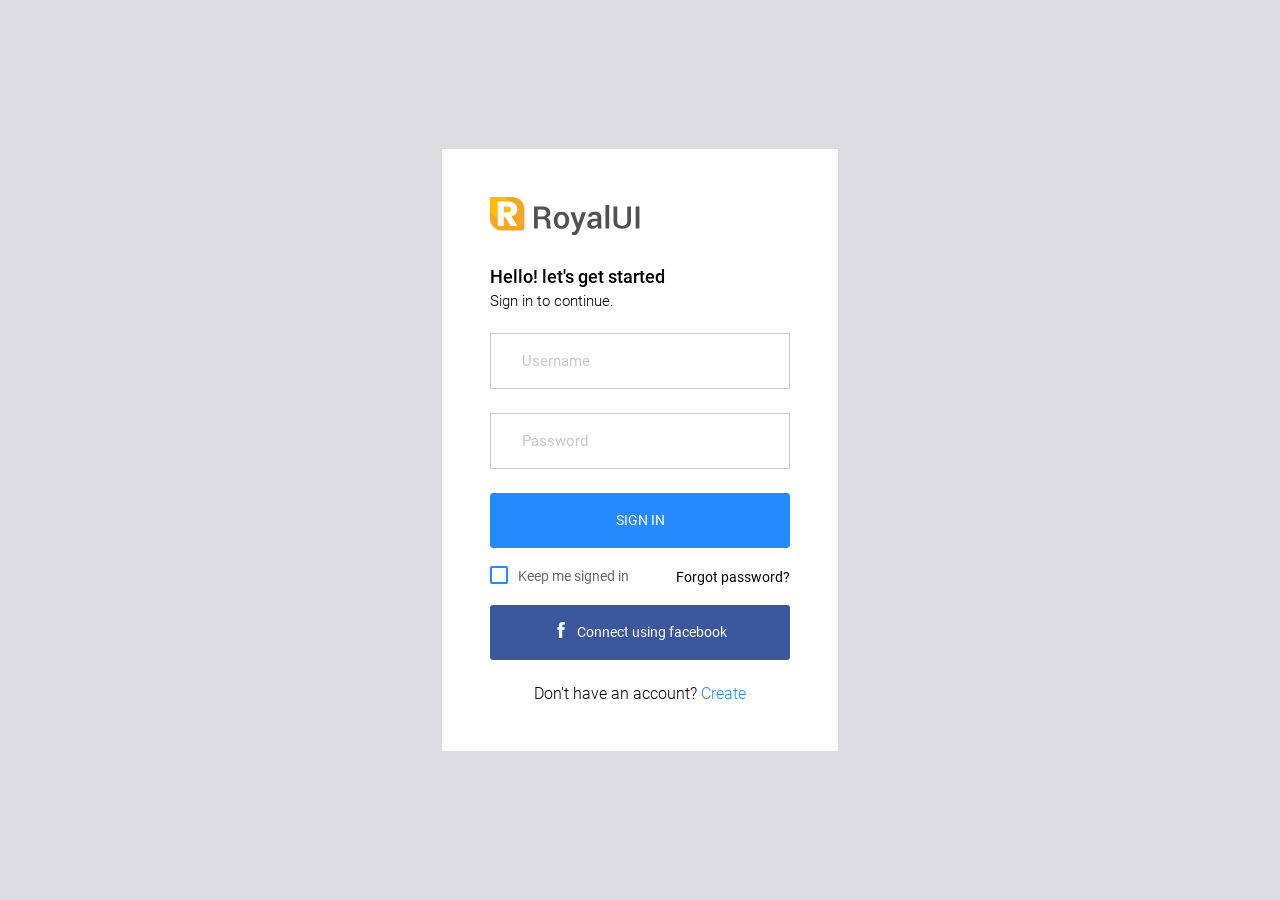
<file: final/public/pages/samples/login.html>
<!DOCTYPE html>
<html lang="en">

<head>
  <!-- Required meta tags -->
  <meta charset="utf-8">
  <meta name="viewport" content="width=device-width, initial-scale=1, shrink-to-fit=no">
  <title>RoyalUI Admin</title>
  <!-- plugins:css -->
  <link rel="stylesheet" href="../../vendors/ti-icons/css/themify-icons.css">
  <link rel="stylesheet" href="../../vendors/base/vendor.bundle.base.css">
  <!-- endinject -->
  <!-- plugin css for this page -->
  <!-- End plugin css for this page -->
  <!-- inject:css -->
  <link rel="stylesheet" href="../../css/style.css">
  <!-- endinject -->
  <link rel="shortcut icon" href="../../images/favicon.png" />
</head>

<body>
  <div class="container-scroller">
    <div class="container-fluid page-body-wrapper full-page-wrapper">
      <div class="content-wrapper d-flex align-items-center auth px-0">
        <div class="row w-100 mx-0">
          <div class="col-lg-4 mx-auto">
            <div class="auth-form-light text-left py-5 px-4 px-sm-5">
              <div class="brand-logo">
                <img src="../../images/logo.svg" alt="logo">
              </div>
              <h4>Hello! let's get started</h4>
              <h6 class="font-weight-light">Sign in to continue.</h6>
              <form class="pt-3">
                <div class="form-group">
                  <input type="email" class="form-control form-control-lg" id="exampleInputEmail1" placeholder="Username">
                </div>
                <div class="form-group">
                  <input type="password" class="form-control form-control-lg" id="exampleInputPassword1" placeholder="Password">
                </div>
                <div class="mt-3">
                  <a class="btn btn-block btn-primary btn-lg font-weight-medium auth-form-btn" href="../../index.html">SIGN IN</a>
                </div>
                <div class="my-2 d-flex justify-content-between align-items-center">
                  <div class="form-check">
                    <label class="form-check-label text-muted">
                      <input type="checkbox" class="form-check-input">
                      Keep me signed in
                    </label>
                  </div>
                  <a href="#" class="auth-link text-black">Forgot password?</a>
                </div>
                <div class="mb-2">
                  <button type="button" class="btn btn-block btn-facebook auth-form-btn">
                    <i class="ti-facebook mr-2"></i>Connect using facebook
                  </button>
                </div>
                <div class="text-center mt-4 font-weight-light">
                  Don't have an account? <a href="register.html" class="text-primary">Create</a>
                </div>
              </form>
            </div>
          </div>
        </div>
      </div>
      <!-- content-wrapper ends -->
    </div>
    <!-- page-body-wrapper ends -->
  </div>
  <!-- container-scroller -->
  <!-- plugins:js -->
  <script src="../../vendors/base/vendor.bundle.base.js"></script>
  <!-- endinject -->
  <!-- inject:js -->
  <script src="../../js/off-canvas.js"></script>
  <script src="../../js/hoverable-collapse.js"></script>
  <script src="../../js/template.js"></script>
  <script src="../../js/todolist.js"></script>
  <!-- endinject -->
</body>

</html>
</file>
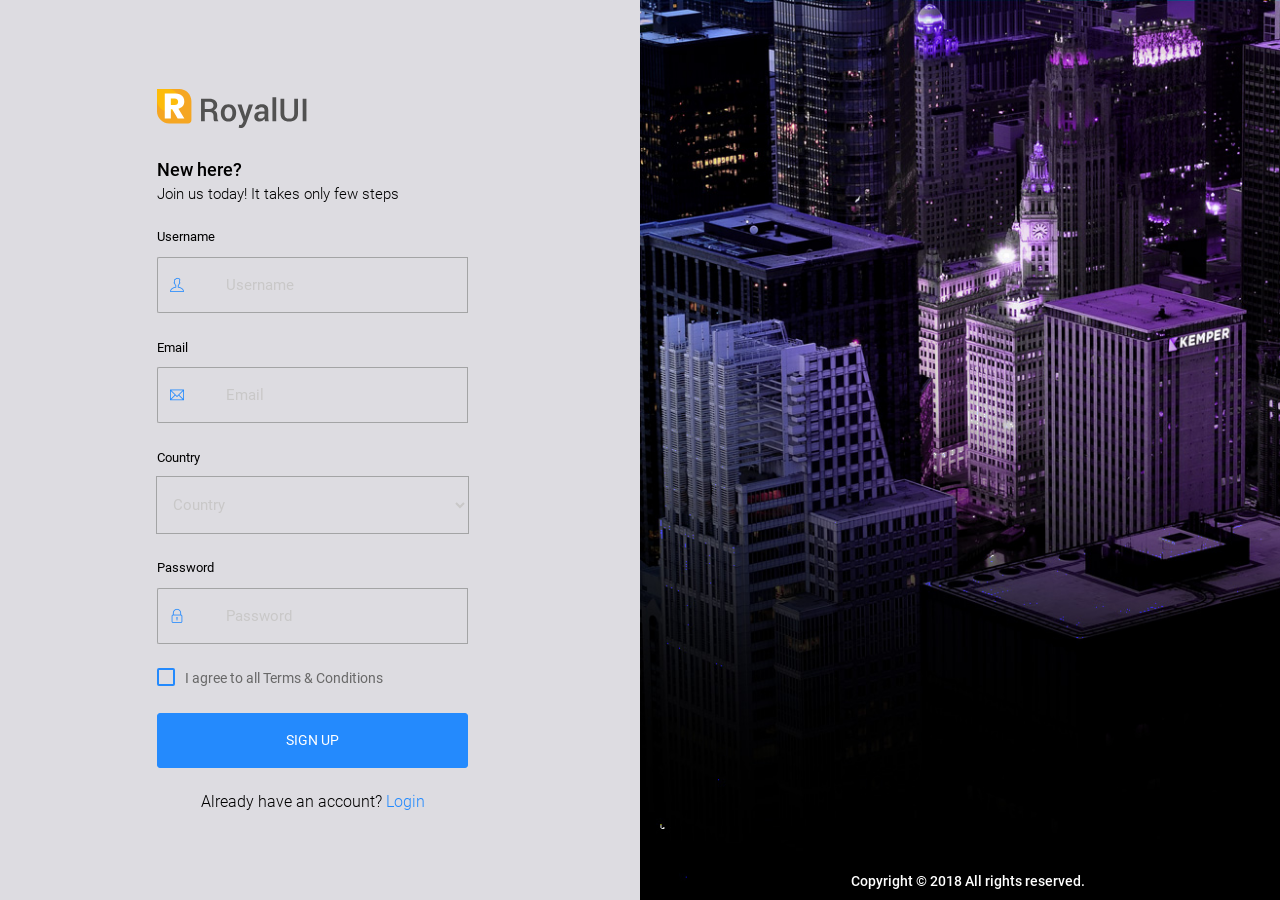
<file: final/public/pages/samples/register-2.html>
<!DOCTYPE html>
<html lang="en">

<head>
  <!-- Required meta tags -->
  <meta charset="utf-8">
  <meta name="viewport" content="width=device-width, initial-scale=1, shrink-to-fit=no">
  <title>RoyalUI Admin</title>
  <!-- plugins:css -->
  <link rel="stylesheet" href="../../vendors/ti-icons/css/themify-icons.css">
  <link rel="stylesheet" href="../../vendors/base/vendor.bundle.base.css">
  <!-- endinject -->
  <!-- plugin css for this page -->
  <!-- End plugin css for this page -->
  <!-- inject:css -->
  <link rel="stylesheet" href="../../css/style.css">
  <!-- endinject -->
  <link rel="shortcut icon" href="../../images/favicon.png" />
</head>

<body>
  <div class="container-scroller">
    <div class="container-fluid page-body-wrapper full-page-wrapper">
      <div class="content-wrapper d-flex align-items-stretch auth auth-img-bg">
        <div class="row flex-grow">
          <div class="col-lg-6 d-flex align-items-center justify-content-center">
            <div class="auth-form-transparent text-left p-3">
              <div class="brand-logo">
                <img src="../../images/logo.svg" alt="logo">
              </div>
              <h4>New here?</h4>
              <h6 class="font-weight-light">Join us today! It takes only few steps</h6>
              <form class="pt-3">
                <div class="form-group">
                  <label>Username</label>
                  <div class="input-group">
                    <div class="input-group-prepend bg-transparent">
                      <span class="input-group-text bg-transparent border-right-0">
                        <i class="ti-user text-primary"></i>
                      </span>
                    </div>
                    <input type="text" class="form-control form-control-lg border-left-0" placeholder="Username">
                  </div>
                </div>
                <div class="form-group">
                  <label>Email</label>
                  <div class="input-group">
                    <div class="input-group-prepend bg-transparent">
                      <span class="input-group-text bg-transparent border-right-0">
                        <i class="ti-email text-primary"></i>
                      </span>
                    </div>
                    <input type="email" class="form-control form-control-lg border-left-0" placeholder="Email">
                  </div>
                </div>
                <div class="form-group">
                  <label>Country</label>
                  <select class="form-control form-control-lg" id="exampleFormControlSelect2">
                    <option>Country</option>
                    <option>United States of America</option>
                    <option>United Kingdom</option>
                    <option>India</option>
                    <option>Germany</option>
                    <option>Argentina</option>
                  </select>
                </div>
                <div class="form-group">
                  <label>Password</label>
                  <div class="input-group">
                    <div class="input-group-prepend bg-transparent">
                      <span class="input-group-text bg-transparent border-right-0">
                        <i class="ti-lock text-primary"></i>
                      </span>
                    </div>
                    <input type="password" class="form-control form-control-lg border-left-0" id="exampleInputPassword" placeholder="Password">                        
                  </div>
                </div>
                <div class="mb-4">
                  <div class="form-check">
                    <label class="form-check-label text-muted">
                      <input type="checkbox" class="form-check-input">
                      I agree to all Terms & Conditions
                    </label>
                  </div>
                </div>
                <div class="mt-3">
                  <a class="btn btn-block btn-primary btn-lg font-weight-medium auth-form-btn" href="../../index.html">SIGN UP</a>
                </div>
                <div class="text-center mt-4 font-weight-light">
                  Already have an account? <a href="login.html" class="text-primary">Login</a>
                </div>
              </form>
            </div>
          </div>
          <div class="col-lg-6 register-half-bg d-flex flex-row">
            <p class="text-white font-weight-medium text-center flex-grow align-self-end">Copyright &copy; 2018  All rights reserved.</p>
          </div>
        </div>
      </div>
      <!-- content-wrapper ends -->
    </div>
    <!-- page-body-wrapper ends -->
  </div>
  <!-- container-scroller -->
  <!-- plugins:js -->
  <script src="../../vendors/base/vendor.bundle.base.js"></script>
  <!-- endinject -->
  <!-- inject:js -->
  <script src="../../js/off-canvas.js"></script>
  <script src="../../js/hoverable-collapse.js"></script>
  <script src="../../js/template.js"></script>
  <script src="../../js/todolist.js"></script>
  <!-- endinject -->
</body>

</html>
</file>
<file: overflow/assets/css/noscript.css>
/*
	Overflow by HTML5 UP
	html5up.net | @ajlkn
	Free for personal and commercial use under the CCA 3.0 license (html5up.net/license)
*/

/* Header */

	body.is-preload #header {
		opacity: 1;
	}

		body.is-preload #header footer {
			-moz-transform: none;
			-webkit-transform: none;
			-ms-transform: none;
			transform: none;
			opacity: 1;
		}
</file>
<file: final/public/vendors/ti-icons/css/themify-icons.css>
@font-face {
	font-family: 'themify';
	src:url('../fonts/themify.eot');
	src:url('../fonts/themify.eot?#iefix') format('embedded-opentype'),
		url('../fonts/themify.woff') format('woff'),
		url('../fonts/themify.ttf') format('truetype'),
		url('../fonts/themify.svg') format('svg');
	font-weight: normal;
	font-style: normal;
}

[class^="ti-"], [class*=" ti-"] {
	font-family: 'themify';
	speak: none;
	font-style: normal;
	font-weight: normal;
	font-variant: normal;
	text-transform: none;
	line-height: 1;

	/* Better Font Rendering =========== */
	-webkit-font-smoothing: antialiased;
	-moz-osx-font-smoothing: grayscale;
}

.ti-wand:before {
	content: "\e600";
}
.ti-volume:before {
	content: "\e601";
}
.ti-user:before {
	content: "\e602";
}
.ti-unlock:before {
	content: "\e603";
}
.ti-unlink:before {
	content: "\e604";
}
.ti-trash:before {
	content: "\e605";
}
.ti-thought:before {
	content: "\e606";
}
.ti-target:before {
	content: "\e607";
}
.ti-tag:before {
	content: "\e608";
}
.ti-tablet:before {
	content: "\e609";
}
.ti-star:before {
	content: "\e60a";
}
.ti-spray:before {
	content: "\e60b";
}
.ti-signal:before {
	content: "\e60c";
}
.ti-shopping-cart:before {
	content: "\e60d";
}
.ti-shopping-cart-full:before {
	content: "\e60e";
}
.ti-settings:before {
	content: "\e60f";
}
.ti-search:before {
	content: "\e610";
}
.ti-zoom-in:before {
	content: "\e611";
}
.ti-zoom-out:before {
	content: "\e612";
}
.ti-cut:before {
	content: "\e613";
}
.ti-ruler:before {
	content: "\e614";
}
.ti-ruler-pencil:before {
	content: "\e615";
}
.ti-ruler-alt:before {
	content: "\e616";
}
.ti-bookmark:before {
	content: "\e617";
}
.ti-bookmark-alt:before {
	content: "\e618";
}
.ti-reload:before {
	content: "\e619";
}
.ti-plus:before {
	content: "\e61a";
}
.ti-pin:before {
	content: "\e61b";
}
.ti-pencil:before {
	content: "\e61c";
}
.ti-pencil-alt:before {
	content: "\e61d";
}
.ti-paint-roller:before {
	content: "\e61e";
}
.ti-paint-bucket:before {
	content: "\e61f";
}
.ti-na:before {
	content: "\e620";
}
.ti-mobile:before {
	content: "\e621";
}
.ti-minus:before {
	content: "\e622";
}
.ti-medall:before {
	content: "\e623";
}
.ti-medall-alt:before {
	content: "\e624";
}
.ti-marker:before {
	content: "\e625";
}
.ti-marker-alt:before {
	content: "\e626";
}
.ti-arrow-up:before {
	content: "\e627";
}
.ti-arrow-right:before {
	content: "\e628";
}
.ti-arrow-left:before {
	content: "\e629";
}
.ti-arrow-down:before {
	content: "\e62a";
}
.ti-lock:before {
	content: "\e62b";
}
.ti-location-arrow:before {
	content: "\e62c";
}
.ti-link:before {
	content: "\e62d";
}
.ti-layout:before {
	content: "\e62e";
}
.ti-layers:before {
	content: "\e62f";
}
.ti-layers-alt:before {
	content: "\e630";
}
.ti-key:before {
	content: "\e631";
}
.ti-import:before {
	content: "\e632";
}
.ti-image:before {
	content: "\e633";
}
.ti-heart:before {
	content: "\e634";
}
.ti-heart-broken:before {
	content: "\e635";
}
.ti-hand-stop:before {
	content: "\e636";
}
.ti-hand-open:before {
	content: "\e637";
}
.ti-hand-drag:before {
	content: "\e638";
}
.ti-folder:before {
	content: "\e639";
}
.ti-flag:before {
	content: "\e63a";
}
.ti-flag-alt:before {
	content: "\e63b";
}
.ti-flag-alt-2:before {
	content: "\e63c";
}
.ti-eye:before {
	content: "\e63d";
}
.ti-export:before {
	content: "\e63e";
}
.ti-exchange-vertical:before {
	content: "\e63f";
}
.ti-desktop:before {
	content: "\e640";
}
.ti-cup:before {
	content: "\e641";
}
.ti-crown:before {
	content: "\e642";
}
.ti-comments:before {
	content: "\e643";
}
.ti-comment:before {
	content: "\e644";
}
.ti-comment-alt:before {
	content: "\e645";
}
.ti-close:before {
	content: "\e646";
}
.ti-clip:before {
	content: "\e647";
}
.ti-angle-up:before {
	content: "\e648";
}
.ti-angle-right:before {
	content: "\e649";
}
.ti-angle-left:before {
	content: "\e64a";
}
.ti-angle-down:before {
	content: "\e64b";
}
.ti-check:before {
	content: "\e64c";
}
.ti-check-box:before {
	content: "\e64d";
}
.ti-camera:before {
	content: "\e64e";
}
.ti-announcement:before {
	content: "\e64f";
}
.ti-brush:before {
	content: "\e650";
}
.ti-briefcase:before {
	content: "\e651";
}
.ti-bolt:before {
	content: "\e652";
}
.ti-bolt-alt:before {
	content: "\e653";
}
.ti-blackboard:before {
	content: "\e654";
}
.ti-bag:before {
	content: "\e655";
}
.ti-move:before {
	content: "\e656";
}
.ti-arrows-vertical:before {
	content: "\e657";
}
.ti-arrows-horizontal:before {
	content: "\e658";
}
.ti-fullscreen:before {
	content: "\e659";
}
.ti-arrow-top-right:before {
	content: "\e65a";
}
.ti-arrow-top-left:before {
	content: "\e65b";
}
.ti-arrow-circle-up:before {
	content: "\e65c";
}
.ti-arrow-circle-right:before {
	content: "\e65d";
}
.ti-arrow-circle-left:before {
	content: "\e65e";
}
.ti-arrow-circle-down:before {
	content: "\e65f";
}
.ti-angle-double-up:before {
	content: "\e660";
}
.ti-angle-double-right:before {
	content: "\e661";
}
.ti-angle-double-left:before {
	content: "\e662";
}
.ti-angle-double-down:before {
	content: "\e663";
}
.ti-zip:before {
	content: "\e664";
}
.ti-world:before {
	content: "\e665";
}
.ti-wheelchair:before {
	content: "\e666";
}
.ti-view-list:before {
	content: "\e667";
}
.ti-view-list-alt:before {
	content: "\e668";
}
.ti-view-grid:before {
	content: "\e669";
}
.ti-uppercase:before {
	content: "\e66a";
}
.ti-upload:before {
	content: "\e66b";
}
.ti-underline:before {
	content: "\e66c";
}
.ti-truck:before {
	content: "\e66d";
}
.ti-timer:before {
	content: "\e66e";
}
.ti-ticket:before {
	content: "\e66f";
}
.ti-thumb-up:before {
	content: "\e670";
}
.ti-thumb-down:before {
	content: "\e671";
}
.ti-text:before {
	content: "\e672";
}
.ti-stats-up:before {
	content: "\e673";
}
.ti-stats-down:before {
	content: "\e674";
}
.ti-split-v:before {
	content: "\e675";
}
.ti-split-h:before {
	content: "\e676";
}
.ti-smallcap:before {
	content: "\e677";
}
.ti-shine:before {
	content: "\e678";
}
.ti-shift-right:before {
	content: "\e679";
}
.ti-shift-left:before {
	content: "\e67a";
}
.ti-shield:before {
	content: "\e67b";
}
.ti-notepad:before {
	content: "\e67c";
}
.ti-server:before {
	content: "\e67d";
}
.ti-quote-right:before {
	content: "\e67e";
}
.ti-quote-left:before {
	content: "\e67f";
}
.ti-pulse:before {
	content: "\e680";
}
.ti-printer:before {
	content: "\e681";
}
.ti-power-off:before {
	content: "\e682";
}
.ti-plug:before {
	content: "\e683";
}
.ti-pie-chart:before {
	content: "\e684";
}
.ti-paragraph:before {
	content: "\e685";
}
.ti-panel:before {
	content: "\e686";
}
.ti-package:before {
	content: "\e687";
}
.ti-music:before {
	content: "\e688";
}
.ti-music-alt:before {
	content: "\e689";
}
.ti-mouse:before {
	content: "\e68a";
}
.ti-mouse-alt:before {
	content: "\e68b";
}
.ti-money:before {
	content: "\e68c";
}
.ti-microphone:before {
	content: "\e68d";
}
.ti-menu:before {
	content: "\e68e";
}
.ti-menu-alt:before {
	content: "\e68f";
}
.ti-map:before {
	content: "\e690";
}
.ti-map-alt:before {
	content: "\e691";
}
.ti-loop:before {
	content: "\e692";
}
.ti-location-pin:before {
	content: "\e693";
}
.ti-list:before {
	content: "\e694";
}
.ti-light-bulb:before {
	content: "\e695";
}
.ti-Italic:before {
	content: "\e696";
}
.ti-info:before {
	content: "\e697";
}
.ti-infinite:before {
	content: "\e698";
}
.ti-id-badge:before {
	content: "\e699";
}
.ti-hummer:before {
	content: "\e69a";
}
.ti-home:before {
	content: "\e69b";
}
.ti-help:before {
	content: "\e69c";
}
.ti-headphone:before {
	content: "\e69d";
}
.ti-harddrives:before {
	content: "\e69e";
}
.ti-harddrive:before {
	content: "\e69f";
}
.ti-gift:before {
	content: "\e6a0";
}
.ti-game:before {
	content: "\e6a1";
}
.ti-filter:before {
	content: "\e6a2";
}
.ti-files:before {
	content: "\e6a3";
}
.ti-file:before {
	content: "\e6a4";
}
.ti-eraser:before {
	content: "\e6a5";
}
.ti-envelope:before {
	content: "\e6a6";
}
.ti-download:before {
	content: "\e6a7";
}
.ti-direction:before {
	content: "\e6a8";
}
.ti-direction-alt:before {
	content: "\e6a9";
}
.ti-dashboard:before {
	content: "\e6aa";
}
.ti-control-stop:before {
	content: "\e6ab";
}
.ti-control-shuffle:before {
	content: "\e6ac";
}
.ti-control-play:before {
	content: "\e6ad";
}
.ti-control-pause:before {
	content: "\e6ae";
}
.ti-control-forward:before {
	content: "\e6af";
}
.ti-control-backward:before {
	content: "\e6b0";
}
.ti-cloud:before {
	content: "\e6b1";
}
.ti-cloud-up:before {
	content: "\e6b2";
}
.ti-cloud-down:before {
	content: "\e6b3";
}
.ti-clipboard:before {
	content: "\e6b4";
}
.ti-car:before {
	content: "\e6b5";
}
.ti-calendar:before {
	content: "\e6b6";
}
.ti-book:before {
	content: "\e6b7";
}
.ti-bell:before {
	content: "\e6b8";
}
.ti-basketball:before {
	content: "\e6b9";
}
.ti-bar-chart:before {
	content: "\e6ba";
}
.ti-bar-chart-alt:before {
	content: "\e6bb";
}
.ti-back-right:before {
	content: "\e6bc";
}
.ti-back-left:before {
	content: "\e6bd";
}
.ti-arrows-corner:before {
	content: "\e6be";
}
.ti-archive:before {
	content: "\e6bf";
}
.ti-anchor:before {
	content: "\e6c0";
}
.ti-align-right:before {
	content: "\e6c1";
}
.ti-align-left:before {
	content: "\e6c2";
}
.ti-align-justify:before {
	content: "\e6c3";
}
.ti-align-center:before {
	content: "\e6c4";
}
.ti-alert:before {
	content: "\e6c5";
}
.ti-alarm-clock:before {
	content: "\e6c6";
}
.ti-agenda:before {
	content: "\e6c7";
}
.ti-write:before {
	content: "\e6c8";
}
.ti-window:before {
	content: "\e6c9";
}
.ti-widgetized:before {
	content: "\e6ca";
}
.ti-widget:before {
	content: "\e6cb";
}
.ti-widget-alt:before {
	content: "\e6cc";
}
.ti-wallet:before {
	content: "\e6cd";
}
.ti-video-clapper:before {
	content: "\e6ce";
}
.ti-video-camera:before {
	content: "\e6cf";
}
.ti-vector:before {
	content: "\e6d0";
}
.ti-themify-logo:before {
	content: "\e6d1";
}
.ti-themify-favicon:before {
	content: "\e6d2";
}
.ti-themify-favicon-alt:before {
	content: "\e6d3";
}
.ti-support:before {
	content: "\e6d4";
}
.ti-stamp:before {
	content: "\e6d5";
}
.ti-split-v-alt:before {
	content: "\e6d6";
}
.ti-slice:before {
	content: "\e6d7";
}
.ti-shortcode:before {
	content: "\e6d8";
}
.ti-shift-right-alt:before {
	content: "\e6d9";
}
.ti-shift-left-alt:before {
	content: "\e6da";
}
.ti-ruler-alt-2:before {
	content: "\e6db";
}
.ti-receipt:before {
	content: "\e6dc";
}
.ti-pin2:before {
	content: "\e6dd";
}
.ti-pin-alt:before {
	content: "\e6de";
}
.ti-pencil-alt2:before {
	content: "\e6df";
}
.ti-palette:before {
	content: "\e6e0";
}
.ti-more:before {
	content: "\e6e1";
}
.ti-more-alt:before {
	content: "\e6e2";
}
.ti-microphone-alt:before {
	content: "\e6e3";
}
.ti-magnet:before {
	content: "\e6e4";
}
.ti-line-double:before {
	content: "\e6e5";
}
.ti-line-dotted:before {
	content: "\e6e6";
}
.ti-line-dashed:before {
	content: "\e6e7";
}
.ti-layout-width-full:before {
	content: "\e6e8";
}
.ti-layout-width-default:before {
	content: "\e6e9";
}
.ti-layout-width-default-alt:before {
	content: "\e6ea";
}
.ti-layout-tab:before {
	content: "\e6eb";
}
.ti-layout-tab-window:before {
	content: "\e6ec";
}
.ti-layout-tab-v:before {
	content: "\e6ed";
}
.ti-layout-tab-min:before {
	content: "\e6ee";
}
.ti-layout-slider:before {
	content: "\e6ef";
}
.ti-layout-slider-alt:before {
	content: "\e6f0";
}
.ti-layout-sidebar-right:before {
	content: "\e6f1";
}
.ti-layout-sidebar-none:before {
	content: "\e6f2";
}
.ti-layout-sidebar-left:before {
	content: "\e6f3";
}
.ti-layout-placeholder:before {
	content: "\e6f4";
}
.ti-layout-menu:before {
	content: "\e6f5";
}
.ti-layout-menu-v:before {
	content: "\e6f6";
}
.ti-layout-menu-separated:before {
	content: "\e6f7";
}
.ti-layout-menu-full:before {
	content: "\e6f8";
}
.ti-layout-media-right-alt:before {
	content: "\e6f9";
}
.ti-layout-media-right:before {
	content: "\e6fa";
}
.ti-layout-media-overlay:before {
	content: "\e6fb";
}
.ti-layout-media-overlay-alt:before {
	content: "\e6fc";
}
.ti-layout-media-overlay-alt-2:before {
	content: "\e6fd";
}
.ti-layout-media-left-alt:before {
	content: "\e6fe";
}
.ti-layout-media-left:before {
	content: "\e6ff";
}
.ti-layout-media-center-alt:before {
	content: "\e700";
}
.ti-layout-media-center:before {
	content: "\e701";
}
.ti-layout-list-thumb:before {
	content: "\e702";
}
.ti-layout-list-thumb-alt:before {
	content: "\e703";
}
.ti-layout-list-post:before {
	content: "\e704";
}
.ti-layout-list-large-image:before {
	content: "\e705";
}
.ti-layout-line-solid:before {
	content: "\e706";
}
.ti-layout-grid4:before {
	content: "\e707";
}
.ti-layout-grid3:before {
	content: "\e708";
}
.ti-layout-grid2:before {
	content: "\e709";
}
.ti-layout-grid2-thumb:before {
	content: "\e70a";
}
.ti-layout-cta-right:before {
	content: "\e70b";
}
.ti-layout-cta-left:before {
	content: "\e70c";
}
.ti-layout-cta-center:before {
	content: "\e70d";
}
.ti-layout-cta-btn-right:before {
	content: "\e70e";
}
.ti-layout-cta-btn-left:before {
	content: "\e70f";
}
.ti-layout-column4:before {
	content: "\e710";
}
.ti-layout-column3:before {
	content: "\e711";
}
.ti-layout-column2:before {
	content: "\e712";
}
.ti-layout-accordion-separated:before {
	content: "\e713";
}
.ti-layout-accordion-merged:before {
	content: "\e714";
}
.ti-layout-accordion-list:before {
	content: "\e715";
}
.ti-ink-pen:before {
	content: "\e716";
}
.ti-info-alt:before {
	content: "\e717";
}
.ti-help-alt:before {
	content: "\e718";
}
.ti-headphone-alt:before {
	content: "\e719";
}
.ti-hand-point-up:before {
	content: "\e71a";
}
.ti-hand-point-right:before {
	content: "\e71b";
}
.ti-hand-point-left:before {
	content: "\e71c";
}
.ti-hand-point-down:before {
	content: "\e71d";
}
.ti-gallery:before {
	content: "\e71e";
}
.ti-face-smile:before {
	content: "\e71f";
}
.ti-face-sad:before {
	content: "\e720";
}
.ti-credit-card:before {
	content: "\e721";
}
.ti-control-skip-forward:before {
	content: "\e722";
}
.ti-control-skip-backward:before {
	content: "\e723";
}
.ti-control-record:before {
	content: "\e724";
}
.ti-control-eject:before {
	content: "\e725";
}
.ti-comments-smiley:before {
	content: "\e726";
}
.ti-brush-alt:before {
	content: "\e727";
}
.ti-youtube:before {
	content: "\e728";
}
.ti-vimeo:before {
	content: "\e729";
}
.ti-twitter:before {
	content: "\e72a";
}
.ti-time:before {
	content: "\e72b";
}
.ti-tumblr:before {
	content: "\e72c";
}
.ti-skype:before {
	content: "\e72d";
}
.ti-share:before {
	content: "\e72e";
}
.ti-share-alt:before {
	content: "\e72f";
}
.ti-rocket:before {
	content: "\e730";
}
.ti-pinterest:before {
	content: "\e731";
}
.ti-new-window:before {
	content: "\e732";
}
.ti-microsoft:before {
	content: "\e733";
}
.ti-list-ol:before {
	content: "\e734";
}
.ti-linkedin:before {
	content: "\e735";
}
.ti-layout-sidebar-2:before {
	content: "\e736";
}
.ti-layout-grid4-alt:before {
	content: "\e737";
}
.ti-layout-grid3-alt:before {
	content: "\e738";
}
.ti-layout-grid2-alt:before {
	content: "\e739";
}
.ti-layout-column4-alt:before {
	content: "\e73a";
}
.ti-layout-column3-alt:before {
	content: "\e73b";
}
.ti-layout-column2-alt:before {
	content: "\e73c";
}
.ti-instagram:before {
	content: "\e73d";
}
.ti-google:before {
	content: "\e73e";
}
.ti-github:before {
	content: "\e73f";
}
.ti-flickr:before {
	content: "\e740";
}
.ti-facebook:before {
	content: "\e741";
}
.ti-dropbox:before {
	content: "\e742";
}
.ti-dribbble:before {
	content: "\e743";
}
.ti-apple:before {
	content: "\e744";
}
.ti-android:before {
	content: "\e745";
}
.ti-save:before {
	content: "\e746";
}
.ti-save-alt:before {
	content: "\e747";
}
.ti-yahoo:before {
	content: "\e748";
}
.ti-wordpress:before {
	content: "\e749";
}
.ti-vimeo-alt:before {
	content: "\e74a";
}
.ti-twitter-alt:before {
	content: "\e74b";
}
.ti-tumblr-alt:before {
	content: "\e74c";
}
.ti-trello:before {
	content: "\e74d";
}
.ti-stack-overflow:before {
	content: "\e74e";
}
.ti-soundcloud:before {
	content: "\e74f";
}
.ti-sharethis:before {
	content: "\e750";
}
.ti-sharethis-alt:before {
	content: "\e751";
}
.ti-reddit:before {
	content: "\e752";
}
.ti-pinterest-alt:before {
	content: "\e753";
}
.ti-microsoft-alt:before {
	content: "\e754";
}
.ti-linux:before {
	content: "\e755";
}
.ti-jsfiddle:before {
	content: "\e756";
}
.ti-joomla:before {
	content: "\e757";
}
.ti-html5:before {
	content: "\e758";
}
.ti-flickr-alt:before {
	content: "\e759";
}
.ti-email:before {
	content: "\e75a";
}
.ti-drupal:before {
	content: "\e75b";
}
.ti-dropbox-alt:before {
	content: "\e75c";
}
.ti-css3:before {
	content: "\e75d";
}
.ti-rss:before {
	content: "\e75e";
}
.ti-rss-alt:before {
	content: "\e75f";
}
</file>
<file: final/public/vendors/base/vendor.bundle.base.css>
/*
 * Container style
 */
.ps {
  overflow: hidden !important;
  overflow-anchor: none;
  -ms-overflow-style: none;
  touch-action: auto;
  -ms-touch-action: auto;
}

/*
 * Scrollbar rail styles
 */
.ps__rail-x {
  display: none;
  opacity: 0;
  transition: background-color .2s linear, opacity .2s linear;
  -webkit-transition: background-color .2s linear, opacity .2s linear;
  height: 15px;
  /* there must be 'bottom' or 'top' for ps__rail-x */
  bottom: 0px;
  /* please don't change 'position' */
  position: absolute;
}

.ps__rail-y {
  display: none;
  opacity: 0;
  transition: background-color .2s linear, opacity .2s linear;
  -webkit-transition: background-color .2s linear, opacity .2s linear;
  width: 15px;
  /* there must be 'right' or 'left' for ps__rail-y */
  right: 0;
  /* please don't change 'position' */
  position: absolute;
}

.ps--active-x > .ps__rail-x,
.ps--active-y > .ps__rail-y {
  display: block;
  background-color: transparent;
}

.ps:hover > .ps__rail-x,
.ps:hover > .ps__rail-y,
.ps--focus > .ps__rail-x,
.ps--focus > .ps__rail-y,
.ps--scrolling-x > .ps__rail-x,
.ps--scrolling-y > .ps__rail-y {
  opacity: 0.6;
}

.ps .ps__rail-x:hover,
.ps .ps__rail-y:hover,
.ps .ps__rail-x:focus,
.ps .ps__rail-y:focus,
.ps .ps__rail-x.ps--clicking,
.ps .ps__rail-y.ps--clicking {
  background-color: #eee;
  opacity: 0.9;
}

/*
 * Scrollbar thumb styles
 */
.ps__thumb-x {
  background-color: #aaa;
  border-radius: 6px;
  transition: background-color .2s linear, height .2s ease-in-out;
  -webkit-transition: background-color .2s linear, height .2s ease-in-out;
  height: 6px;
  /* there must be 'bottom' for ps__thumb-x */
  bottom: 2px;
  /* please don't change 'position' */
  position: absolute;
}

.ps__thumb-y {
  background-color: #aaa;
  border-radius: 6px;
  transition: background-color .2s linear, width .2s ease-in-out;
  -webkit-transition: background-color .2s linear, width .2s ease-in-out;
  width: 6px;
  /* there must be 'right' for ps__thumb-y */
  right: 2px;
  /* please don't change 'position' */
  position: absolute;
}

.ps__rail-x:hover > .ps__thumb-x,
.ps__rail-x:focus > .ps__thumb-x,
.ps__rail-x.ps--clicking .ps__thumb-x {
  background-color: #999;
  height: 11px;
}

.ps__rail-y:hover > .ps__thumb-y,
.ps__rail-y:focus > .ps__thumb-y,
.ps__rail-y.ps--clicking .ps__thumb-y {
  background-color: #999;
  width: 11px;
}

/* MS supports */
@supports (-ms-overflow-style: none) {
  .ps {
    overflow: auto !important;
  }
}

@media screen and (-ms-high-contrast: active), (-ms-high-contrast: none) {
  .ps {
    overflow: auto !important;
  }
}
</file>
<file: overflow/assets/css/main.css>
@import url("https://fonts.googleapis.com/css?family=Source+Sans+Pro:300,300italic,400,600");
@import url("fontawesome-all.min.css");

/*
	Overflow by HTML5 UP
	html5up.net | @ajlkn
	Free for personal and commercial use under the CCA 3.0 license (html5up.net/license)
*/

html, body, div, span, applet, object,
iframe, h1, h2, h3, h4, h5, h6, p, blockquote,
pre, a, abbr, acronym, address, big, cite,
code, del, dfn, em, img, ins, kbd, q, s, samp,
small, strike, strong, sub, sup, tt, var, b,
u, i, center, dl, dt, dd, ol, ul, li, fieldset,
form, label, legend, table, caption, tbody,
tfoot, thead, tr, th, td, article, aside,
canvas, details, embed, figure, figcaption,
footer, header, hgroup, menu, nav, output, ruby,
section, summary, time, mark, audio, video {
	margin: 0;
	padding: 0;
	border: 0;
	font-size: 100%;
	font: inherit;
	vertical-align: baseline;}

article, aside, details, figcaption, figure,
footer, header, hgroup, menu, nav, section {
	display: block;}

body {
	line-height: 1;
}

ol, ul {
	list-style: none;
}

blockquote, q {
	quotes: none;
}

	blockquote:before, blockquote:after, q:before, q:after {
		content: '';
		content: none;
	}

table {
	border-collapse: collapse;
	border-spacing: 0;
}

body {
	-webkit-text-size-adjust: none;
}

mark {
	background-color: transparent;
	color: inherit;
}

input::-moz-focus-inner {
	border: 0;
	padding: 0;
}

input, select, textarea {
	-moz-appearance: none;
	-webkit-appearance: none;
	-ms-appearance: none;
	appearance: none;
}

/* Basic */

	html {
		box-sizing: border-box;
	}

	*, *:before, *:after {
		box-sizing: inherit;
	}

	body {
		background-color: #183026;
		background-image: url("images/overlay.png"), url("../../images/bg.jpg");
		background-repeat: repeat, no-repeat;
		background-size: auto, cover;
		background-position: top left, center 0;
		background-attachment: fixed, fixed;
		font-family: 'Source Sans Pro', sans-serif;
		font-size: 18pt;
		line-height: 1.75em;
		font-weight: 300;
		letter-spacing: 1px;
		color: #3a3939;
		text-shadow: 0 0 0.5px rgba(58, 57, 57, 0.25);
		-webkit-text-stroke: 0.25px;
	}

		body.is-scroll {
			background-attachment: scroll, scroll;
			background-size: auto, 100% auto;
		}

		body.is-preload *, body.is-preload *:before, body.is-preload *:after {
			-moz-animation: none !important;
			-webkit-animation: none !important;
			-ms-animation: none !important;
			animation: none !important;
			-moz-transition: none !important;
			-webkit-transition: none !important;
			-ms-transition: none !important;
			transition: none !important;
		}

	input, textarea, select {
		font-family: 'Source Sans Pro', sans-serif;
		font-size: 18pt;
		line-height: 1.75em;
		font-weight: 300;
		letter-spacing: 1px;
		color: #3a3939;
		text-shadow: 0 0 0.5px rgba(58, 57, 57, 0.25);
		-webkit-text-stroke: 0.25px;
	}

	h1, h2, h3, h4, h5, h6 {
		font-weight: 400;
		text-transform: uppercase;
		line-height: 1.75em;
	}

	h1 a, h2 a, h3 a, h4 a, h5 a, h6 a {
		color: inherit;
		text-decoration: none;
	}

	h2 {
		font-size: 1.25em;
		letter-spacing: 8px;
	}

	h3 {
		font-size: 1em;
		letter-spacing: 5px;
	}

	strong, b {
		font-weight: 400;
	}

	em, i {
		font-style: italic;
	}

	a {
		-moz-transition: border-color 0.35s ease-in-out, color 0.35s ease-in-out;
		-webkit-transition: border-color 0.35s ease-in-out, color 0.35s ease-in-out;
		-ms-transition: border-color 0.35s ease-in-out, color 0.35s ease-in-out;
		transition: border-color 0.35s ease-in-out, color 0.35s ease-in-out;
		color: #35b88f;
		text-shadow: 0 0 0.5px rgba(53, 184, 143, 0.25);
		text-decoration: none;
		border-bottom: dotted 1px rgba(53, 184, 143, 0.5);
	}

		a:hover {
			border-bottom-color: rgba(53, 184, 143, 0);
		}

	sub {
		position: relative;
		top: 0.5em;
		font-size: 0.8em;
	}

	sup {
		position: relative;
		top: -0.5em;
		font-size: 0.8em;
	}

	hr {
		border: 0;
		border-top: solid 1px #dad9d9;
		margin: 2em 0 2em 0;
	}

	blockquote {
		border-left: solid 0.5em #eae9e9;
		padding: 1em 0 1em 2em;
		font-style: italic;
	}

	p, ul, ol, dl, table {
		margin-bottom: 1em;
	}

	header {
		margin-bottom: 1em;
	}

		header p {
			display: block;
			margin: 0.5em 0 0 0;
			padding: 0 0 1.5em 0;
		}

	footer {
		margin-top: 1em;
	}

	br.clear {
		clear: both;
	}

/* Container */

	.container {
		margin: 0 auto;
		max-width: 100%;
		width: 1140px;
	}

		@media screen and (max-width: 1680px) {

			.container {
				width: 960px;
			}

		}

		@media screen and (max-width: 1080px) {

			.container {
				width: 95%;
			}

		}

/* Row */

	.row {
		display: flex;
		flex-wrap: wrap;
		box-sizing: border-box;
		align-items: stretch;
	}

		.row > * {
			box-sizing: border-box;
		}

		.row.gtr-uniform > * > :last-child {
			margin-bottom: 0;
		}

		.row.aln-left {
			justify-content: flex-start;
		}

		.row.aln-center {
			justify-content: center;
		}

		.row.aln-right {
			justify-content: flex-end;
		}

		.row.aln-top {
			align-items: flex-start;
		}

		.row.aln-middle {
			align-items: center;
		}

		.row.aln-bottom {
			align-items: flex-end;
		}

		.row > .imp {
			order: -1;
		}

		.row > .col-1 {
			width: 8.33333%;
		}

		.row > .off-1 {
			margin-left: 8.33333%;
		}

		.row > .col-2 {
			width: 16.66667%;
		}

		.row > .off-2 {
			margin-left: 16.66667%;
		}

		.row > .col-3 {
			width: 25%;
		}

		.row > .off-3 {
			margin-left: 25%;
		}

		.row > .col-4 {
			width: 33.33333%;
		}

		.row > .off-4 {
			margin-left: 33.33333%;
		}

		.row > .col-5 {
			width: 41.66667%;
		}

		.row > .off-5 {
			margin-left: 41.66667%;
		}

		.row > .col-6 {
			width: 50%;
		}

		.row > .off-6 {
			margin-left: 50%;
		}

		.row > .col-7 {
			width: 58.33333%;
		}

		.row > .off-7 {
			margin-left: 58.33333%;
		}

		.row > .col-8 {
			width: 66.66667%;
		}

		.row > .off-8 {
			margin-left: 66.66667%;
		}

		.row > .col-9 {
			width: 75%;
		}

		.row > .off-9 {
			margin-left: 75%;
		}

		.row > .col-10 {
			width: 83.33333%;
		}

		.row > .off-10 {
			margin-left: 83.33333%;
		}

		.row > .col-11 {
			width: 91.66667%;
		}

		.row > .off-11 {
			margin-left: 91.66667%;
		}

		.row > .col-12 {
			width: 100%;
		}

		.row > .off-12 {
			margin-left: 100%;
		}

		.row.gtr-0 {
			margin-top: 0px;
			margin-left: 0px;
		}

			.row.gtr-0 > * {
				padding: 0px 0 0 0px;
			}

			.row.gtr-0.gtr-uniform {
				margin-top: 0px;
			}

				.row.gtr-0.gtr-uniform > * {
					padding-top: 0px;
				}

		.row.gtr-25 {
			margin-top: -10px;
			margin-left: -10px;
		}

			.row.gtr-25 > * {
				padding: 10px 0 0 10px;
			}

			.row.gtr-25.gtr-uniform {
				margin-top: -10px;
			}

				.row.gtr-25.gtr-uniform > * {
					padding-top: 10px;
				}

		.row.gtr-50 {
			margin-top: -20px;
			margin-left: -20px;
		}

			.row.gtr-50 > * {
				padding: 20px 0 0 20px;
			}

			.row.gtr-50.gtr-uniform {
				margin-top: -20px;
			}

				.row.gtr-50.gtr-uniform > * {
					padding-top: 20px;
				}

		.row {
			margin-top: -40px;
			margin-left: -40px;
		}

			.row > * {
				padding: 40px 0 0 40px;
			}

			.row.gtr-uniform {
				margin-top: -40px;
			}

				.row.gtr-uniform > * {
					padding-top: 40px;
				}

		.row.gtr-150 {
			margin-top: -60px;
			margin-left: -60px;
		}

			.row.gtr-150 > * {
				padding: 60px 0 0 60px;
			}

			.row.gtr-150.gtr-uniform {
				margin-top: -60px;
			}

				.row.gtr-150.gtr-uniform > * {
					padding-top: 60px;
				}

		.row.gtr-200 {
			margin-top: -80px;
			margin-left: -80px;
		}

			.row.gtr-200 > * {
				padding: 80px 0 0 80px;
			}

			.row.gtr-200.gtr-uniform {
				margin-top: -80px;
			}

				.row.gtr-200.gtr-uniform > * {
					padding-top: 80px;
				}

		@media screen and (max-width: 1680px) {

			.row {
				display: flex;
				flex-wrap: wrap;
				box-sizing: border-box;
				align-items: stretch;
			}

				.row > * {
					box-sizing: border-box;
				}

				.row.gtr-uniform > * > :last-child {
					margin-bottom: 0;
				}

				.row.aln-left {
					justify-content: flex-start;
				}

				.row.aln-center {
					justify-content: center;
				}

				.row.aln-right {
					justify-content: flex-end;
				}

				.row.aln-top {
					align-items: flex-start;
				}

				.row.aln-middle {
					align-items: center;
				}

				.row.aln-bottom {
					align-items: flex-end;
				}

				.row > .imp-wide {
					order: -1;
				}

				.row > .col-1-wide {
					width: 8.33333%;
				}

				.row > .off-1-wide {
					margin-left: 8.33333%;
				}

				.row > .col-2-wide {
					width: 16.66667%;
				}

				.row > .off-2-wide {
					margin-left: 16.66667%;
				}

				.row > .col-3-wide {
					width: 25%;
				}

				.row > .off-3-wide {
					margin-left: 25%;
				}

				.row > .col-4-wide {
					width: 33.33333%;
				}

				.row > .off-4-wide {
					margin-left: 33.33333%;
				}

				.row > .col-5-wide {
					width: 41.66667%;
				}

				.row > .off-5-wide {
					margin-left: 41.66667%;
				}

				.row > .col-6-wide {
					width: 50%;
				}

				.row > .off-6-wide {
					margin-left: 50%;
				}

				.row > .col-7-wide {
					width: 58.33333%;
				}

				.row > .off-7-wide {
					margin-left: 58.33333%;
				}

				.row > .col-8-wide {
					width: 66.66667%;
				}

				.row > .off-8-wide {
					margin-left: 66.66667%;
				}

				.row > .col-9-wide {
					width: 75%;
				}

				.row > .off-9-wide {
					margin-left: 75%;
				}

				.row > .col-10-wide {
					width: 83.33333%;
				}

				.row > .off-10-wide {
					margin-left: 83.33333%;
				}

				.row > .col-11-wide {
					width: 91.66667%;
				}

				.row > .off-11-wide {
					margin-left: 91.66667%;
				}

				.row > .col-12-wide {
					width: 100%;
				}

				.row > .off-12-wide {
					margin-left: 100%;
				}

				.row.gtr-0 {
					margin-top: 0px;
					margin-left: 0px;
				}

					.row.gtr-0 > * {
						padding: 0px 0 0 0px;
					}

					.row.gtr-0.gtr-uniform {
						margin-top: 0px;
					}

						.row.gtr-0.gtr-uniform > * {
							padding-top: 0px;
						}

				.row.gtr-25 {
					margin-top: -10px;
					margin-left: -10px;
				}

					.row.gtr-25 > * {
						padding: 10px 0 0 10px;
					}

					.row.gtr-25.gtr-uniform {
						margin-top: -10px;
					}

						.row.gtr-25.gtr-uniform > * {
							padding-top: 10px;
						}

				.row.gtr-50 {
					margin-top: -20px;
					margin-left: -20px;
				}

					.row.gtr-50 > * {
						padding: 20px 0 0 20px;
					}

					.row.gtr-50.gtr-uniform {
						margin-top: -20px;
					}

						.row.gtr-50.gtr-uniform > * {
							padding-top: 20px;
						}

				.row {
					margin-top: -40px;
					margin-left: -40px;
				}

					.row > * {
						padding: 40px 0 0 40px;
					}

					.row.gtr-uniform {
						margin-top: -40px;
					}

						.row.gtr-uniform > * {
							padding-top: 40px;
						}

				.row.gtr-150 {
					margin-top: -60px;
					margin-left: -60px;
				}

					.row.gtr-150 > * {
						padding: 60px 0 0 60px;
					}

					.row.gtr-150.gtr-uniform {
						margin-top: -60px;
					}

						.row.gtr-150.gtr-uniform > * {
							padding-top: 60px;
						}

				.row.gtr-200 {
					margin-top: -80px;
					margin-left: -80px;
				}

					.row.gtr-200 > * {
						padding: 80px 0 0 80px;
					}

					.row.gtr-200.gtr-uniform {
						margin-top: -80px;
					}

						.row.gtr-200.gtr-uniform > * {
							padding-top: 80px;
						}

		}

		@media screen and (max-width: 1080px) {

			.row {
				display: flex;
				flex-wrap: wrap;
				box-sizing: border-box;
				align-items: stretch;
			}

				.row > * {
					box-sizing: border-box;
				}

				.row.gtr-uniform > * > :last-child {
					margin-bottom: 0;
				}

				.row.aln-left {
					justify-content: flex-start;
				}

				.row.aln-center {
					justify-content: center;
				}

				.row.aln-right {
					justify-content: flex-end;
				}

				.row.aln-top {
					align-items: flex-start;
				}

				.row.aln-middle {
					align-items: center;
				}

				.row.aln-bottom {
					align-items: flex-end;
				}

				.row > .imp-normal {
					order: -1;
				}

				.row > .col-1-normal {
					width: 8.33333%;
				}

				.row > .off-1-normal {
					margin-left: 8.33333%;
				}

				.row > .col-2-normal {
					width: 16.66667%;
				}

				.row > .off-2-normal {
					margin-left: 16.66667%;
				}

				.row > .col-3-normal {
					width: 25%;
				}

				.row > .off-3-normal {
					margin-left: 25%;
				}

				.row > .col-4-normal {
					width: 33.33333%;
				}

				.row > .off-4-normal {
					margin-left: 33.33333%;
				}

				.row > .col-5-normal {
					width: 41.66667%;
				}

				.row > .off-5-normal {
					margin-left: 41.66667%;
				}

				.row > .col-6-normal {
					width: 50%;
				}

				.row > .off-6-normal {
					margin-left: 50%;
				}

				.row > .col-7-normal {
					width: 58.33333%;
				}

				.row > .off-7-normal {
					margin-left: 58.33333%;
				}

				.row > .col-8-normal {
					width: 66.66667%;
				}

				.row > .off-8-normal {
					margin-left: 66.66667%;
				}

				.row > .col-9-normal {
					width: 75%;
				}

				.row > .off-9-normal {
					margin-left: 75%;
				}

				.row > .col-10-normal {
					width: 83.33333%;
				}

				.row > .off-10-normal {
					margin-left: 83.33333%;
				}

				.row > .col-11-normal {
					width: 91.66667%;
				}

				.row > .off-11-normal {
					margin-left: 91.66667%;
				}

				.row > .col-12-normal {
					width: 100%;
				}

				.row > .off-12-normal {
					margin-left: 100%;
				}

				.row.gtr-0 {
					margin-top: 0px;
					margin-left: 0px;
				}

					.row.gtr-0 > * {
						padding: 0px 0 0 0px;
					}

					.row.gtr-0.gtr-uniform {
						margin-top: 0px;
					}

						.row.gtr-0.gtr-uniform > * {
							padding-top: 0px;
						}

				.row.gtr-25 {
					margin-top: -10px;
					margin-left: -10px;
				}

					.row.gtr-25 > * {
						padding: 10px 0 0 10px;
					}

					.row.gtr-25.gtr-uniform {
						margin-top: -10px;
					}

						.row.gtr-25.gtr-uniform > * {
							padding-top: 10px;
						}

				.row.gtr-50 {
					margin-top: -20px;
					margin-left: -20px;
				}

					.row.gtr-50 > * {
						padding: 20px 0 0 20px;
					}

					.row.gtr-50.gtr-uniform {
						margin-top: -20px;
					}

						.row.gtr-50.gtr-uniform > * {
							padding-top: 20px;
						}

				.row {
					margin-top: -40px;
					margin-left: -40px;
				}

					.row > * {
						padding: 40px 0 0 40px;
					}

					.row.gtr-uniform {
						margin-top: -40px;
					}

						.row.gtr-uniform > * {
							padding-top: 40px;
						}

				.row.gtr-150 {
					margin-top: -60px;
					margin-left: -60px;
				}

					.row.gtr-150 > * {
						padding: 60px 0 0 60px;
					}

					.row.gtr-150.gtr-uniform {
						margin-top: -60px;
					}

						.row.gtr-150.gtr-uniform > * {
							padding-top: 60px;
						}

				.row.gtr-200 {
					margin-top: -80px;
					margin-left: -80px;
				}

					.row.gtr-200 > * {
						padding: 80px 0 0 80px;
					}

					.row.gtr-200.gtr-uniform {
						margin-top: -80px;
					}

						.row.gtr-200.gtr-uniform > * {
							padding-top: 80px;
						}

		}

		@media screen and (max-width: 840px) {

			.row {
				display: flex;
				flex-wrap: wrap;
				box-sizing: border-box;
				align-items: stretch;
			}

				.row > * {
					box-sizing: border-box;
				}

				.row.gtr-uniform > * > :last-child {
					margin-bottom: 0;
				}

				.row.aln-left {
					justify-content: flex-start;
				}

				.row.aln-center {
					justify-content: center;
				}

				.row.aln-right {
					justify-content: flex-end;
				}

				.row.aln-top {
					align-items: flex-start;
				}

				.row.aln-middle {
					align-items: center;
				}

				.row.aln-bottom {
					align-items: flex-end;
				}

				.row > .imp-narrow {
					order: -1;
				}

				.row > .col-1-narrow {
					width: 8.33333%;
				}

				.row > .off-1-narrow {
					margin-left: 8.33333%;
				}

				.row > .col-2-narrow {
					width: 16.66667%;
				}

				.row > .off-2-narrow {
					margin-left: 16.66667%;
				}

				.row > .col-3-narrow {
					width: 25%;
				}

				.row > .off-3-narrow {
					margin-left: 25%;
				}

				.row > .col-4-narrow {
					width: 33.33333%;
				}

				.row > .off-4-narrow {
					margin-left: 33.33333%;
				}

				.row > .col-5-narrow {
					width: 41.66667%;
				}

				.row > .off-5-narrow {
					margin-left: 41.66667%;
				}

				.row > .col-6-narrow {
					width: 50%;
				}

				.row > .off-6-narrow {
					margin-left: 50%;
				}

				.row > .col-7-narrow {
					width: 58.33333%;
				}

				.row > .off-7-narrow {
					margin-left: 58.33333%;
				}

				.row > .col-8-narrow {
					width: 66.66667%;
				}

				.row > .off-8-narrow {
					margin-left: 66.66667%;
				}

				.row > .col-9-narrow {
					width: 75%;
				}

				.row > .off-9-narrow {
					margin-left: 75%;
				}

				.row > .col-10-narrow {
					width: 83.33333%;
				}

				.row > .off-10-narrow {
					margin-left: 83.33333%;
				}

				.row > .col-11-narrow {
					width: 91.66667%;
				}

				.row > .off-11-narrow {
					margin-left: 91.66667%;
				}

				.row > .col-12-narrow {
					width: 100%;
				}

				.row > .off-12-narrow {
					margin-left: 100%;
				}

				.row.gtr-0 {
					margin-top: 0px;
					margin-left: 0px;
				}

					.row.gtr-0 > * {
						padding: 0px 0 0 0px;
					}

					.row.gtr-0.gtr-uniform {
						margin-top: 0px;
					}

						.row.gtr-0.gtr-uniform > * {
							padding-top: 0px;
						}

				.row.gtr-25 {
					margin-top: -7.5px;
					margin-left: -7.5px;
				}

					.row.gtr-25 > * {
						padding: 7.5px 0 0 7.5px;
					}

					.row.gtr-25.gtr-uniform {
						margin-top: -7.5px;
					}

						.row.gtr-25.gtr-uniform > * {
							padding-top: 7.5px;
						}

				.row.gtr-50 {
					margin-top: -15px;
					margin-left: -15px;
				}

					.row.gtr-50 > * {
						padding: 15px 0 0 15px;
					}

					.row.gtr-50.gtr-uniform {
						margin-top: -15px;
					}

						.row.gtr-50.gtr-uniform > * {
							padding-top: 15px;
						}

				.row {
					margin-top: -30px;
					margin-left: -30px;
				}

					.row > * {
						padding: 30px 0 0 30px;
					}

					.row.gtr-uniform {
						margin-top: -30px;
					}

						.row.gtr-uniform > * {
							padding-top: 30px;
						}

				.row.gtr-150 {
					margin-top: -45px;
					margin-left: -45px;
				}

					.row.gtr-150 > * {
						padding: 45px 0 0 45px;
					}

					.row.gtr-150.gtr-uniform {
						margin-top: -45px;
					}

						.row.gtr-150.gtr-uniform > * {
							padding-top: 45px;
						}

				.row.gtr-200 {
					margin-top: -60px;
					margin-left: -60px;
				}

					.row.gtr-200 > * {
						padding: 60px 0 0 60px;
					}

					.row.gtr-200.gtr-uniform {
						margin-top: -60px;
					}

						.row.gtr-200.gtr-uniform > * {
							padding-top: 60px;
						}

		}

		@media screen and (max-width: 736px) {

			.row {
				display: flex;
				flex-wrap: wrap;
				box-sizing: border-box;
				align-items: stretch;
			}

				.row > * {
					box-sizing: border-box;
				}

				.row.gtr-uniform > * > :last-child {
					margin-bottom: 0;
				}

				.row.aln-left {
					justify-content: flex-start;
				}

				.row.aln-center {
					justify-content: center;
				}

				.row.aln-right {
					justify-content: flex-end;
				}

				.row.aln-top {
					align-items: flex-start;
				}

				.row.aln-middle {
					align-items: center;
				}

				.row.aln-bottom {
					align-items: flex-end;
				}

				.row > .imp-mobile {
					order: -1;
				}

				.row > .col-1-mobile {
					width: 8.33333%;
				}

				.row > .off-1-mobile {
					margin-left: 8.33333%;
				}

				.row > .col-2-mobile {
					width: 16.66667%;
				}

				.row > .off-2-mobile {
					margin-left: 16.66667%;
				}

				.row > .col-3-mobile {
					width: 25%;
				}

				.row > .off-3-mobile {
					margin-left: 25%;
				}

				.row > .col-4-mobile {
					width: 33.33333%;
				}

				.row > .off-4-mobile {
					margin-left: 33.33333%;
				}

				.row > .col-5-mobile {
					width: 41.66667%;
				}

				.row > .off-5-mobile {
					margin-left: 41.66667%;
				}

				.row > .col-6-mobile {
					width: 50%;
				}

				.row > .off-6-mobile {
					margin-left: 50%;
				}

				.row > .col-7-mobile {
					width: 58.33333%;
				}

				.row > .off-7-mobile {
					margin-left: 58.33333%;
				}

				.row > .col-8-mobile {
					width: 66.66667%;
				}

				.row > .off-8-mobile {
					margin-left: 66.66667%;
				}

				.row > .col-9-mobile {
					width: 75%;
				}

				.row > .off-9-mobile {
					margin-left: 75%;
				}

				.row > .col-10-mobile {
					width: 83.33333%;
				}

				.row > .off-10-mobile {
					margin-left: 83.33333%;
				}

				.row > .col-11-mobile {
					width: 91.66667%;
				}

				.row > .off-11-mobile {
					margin-left: 91.66667%;
				}

				.row > .col-12-mobile {
					width: 100%;
				}

				.row > .off-12-mobile {
					margin-left: 100%;
				}

				.row.gtr-0 {
					margin-top: 0px;
					margin-left: 0px;
				}

					.row.gtr-0 > * {
						padding: 0px 0 0 0px;
					}

					.row.gtr-0.gtr-uniform {
						margin-top: 0px;
					}

						.row.gtr-0.gtr-uniform > * {
							padding-top: 0px;
						}

				.row.gtr-25 {
					margin-top: -5px;
					margin-left: -5px;
				}

					.row.gtr-25 > * {
						padding: 5px 0 0 5px;
					}

					.row.gtr-25.gtr-uniform {
						margin-top: -5px;
					}

						.row.gtr-25.gtr-uniform > * {
							padding-top: 5px;
						}

				.row.gtr-50 {
					margin-top: -10px;
					margin-left: -10px;
				}

					.row.gtr-50 > * {
						padding: 10px 0 0 10px;
					}

					.row.gtr-50.gtr-uniform {
						margin-top: -10px;
					}

						.row.gtr-50.gtr-uniform > * {
							padding-top: 10px;
						}

				.row {
					margin-top: -20px;
					margin-left: -20px;
				}

					.row > * {
						padding: 20px 0 0 20px;
					}

					.row.gtr-uniform {
						margin-top: -20px;
					}

						.row.gtr-uniform > * {
							padding-top: 20px;
						}

				.row.gtr-150 {
					margin-top: -30px;
					margin-left: -30px;
				}

					.row.gtr-150 > * {
						padding: 30px 0 0 30px;
					}

					.row.gtr-150.gtr-uniform {
						margin-top: -30px;
					}

						.row.gtr-150.gtr-uniform > * {
							padding-top: 30px;
						}

				.row.gtr-200 {
					margin-top: -40px;
					margin-left: -40px;
				}

					.row.gtr-200 > * {
						padding: 40px 0 0 40px;
					}

					.row.gtr-200.gtr-uniform {
						margin-top: -40px;
					}

						.row.gtr-200.gtr-uniform > * {
							padding-top: 40px;
						}

		}

/* Sections/Article */

	section, article {
		margin-bottom: 3em;
	}

	section > :last-child,
	article > :last-child,
	section:last-child,
	article:last-child {
		margin-bottom: 0;
	}

	.row > section, .row > article {
		margin-bottom: 0;
	}

/* Image */

	.image {
		display: inline-block;
		border: 0;
	}

		.image img {
			display: block;
			width: 100%;
		}

		.image.featured {
			display: block;
			width: 100%;
			margin: 0 0 2em 0;
		}

		.image.fit {
			display: block;
			width: 100%;
		}

		.image.left {
			float: left;
			margin: 0 2em 2em 0;
		}

		.image.centered {
			display: block;
			margin: 0 0 2em 0;
		}

			.image.centered img {
				margin: 0 auto;
				width: auto;
			}

/* List */

	ul {
		list-style: disc;
		padding-left: 1em;
	}

		ul li {
			padding-left: 1.5em;
			margin-top: 1.5em;
		}

			ul li:first-child {
				margin-top: 0;
			}

	ol {
		list-style: decimal;
		padding-left: 1.25em;
	}

		ol li {
			padding-left: 1.25em;
			margin-top: 1.5em;
		}

/* Icons */

	ul.icons {
		cursor: default;
		list-style: none;
		padding-left: 0;
	}

		ul.icons li {
			display: inline-block;
			padding-left: 0;
			margin-top: 0;
		}

		ul.icons a {
			display: inline-block;
			width: 2.5em;
			height: 2.5em;
			line-height: 2.5em;
			text-align: center;
			border: 0;
		}

/* Menu */

	ul.menu {
		cursor: default;
		list-style: none;
		padding-left: 0;
	}

		ul.menu li {
			display: inline-block;
			line-height: 1em;
			border-left: solid 1px #dad9d9;
			padding: 0 0 0 0.5em;
			margin: 0 0 0 0.5em;
		}

			ul.menu li:first-child {
				border-left: 0;
				padding-left: 0;
				margin-left: 0;
			}

/* Actions */

	ul.actions {
		cursor: default;
		list-style: none;
		padding-left: 0;
	}

		ul.actions li {
			display: inline-block;
			margin: 0 0 0 0.5em;
			padding-left: 0;
			margin-top: 0;
		}

			ul.actions li:first-child {
				margin-left: 0;
			}

/* Form */

	form label {
		display: block;
		margin: 0 0 0.5em 0;
	}

	form input[type="text"],
	form input[type="email"],
	form input[type="password"],
	form select,
	form textarea {
		-moz-transition: background-color 0.35s ease-in-out;
		-webkit-transition: background-color 0.35s ease-in-out;
		-ms-transition: background-color 0.35s ease-in-out;
		transition: background-color 0.35s ease-in-out;
		-webkit-appearance: none;
		display: block;
		border: 0;
		background: #f1f1f1;
		width: 100%;
		padding: 0.75em;
	}

		form input[type="text"]:focus,
		form input[type="email"]:focus,
		form input[type="password"]:focus,
		form select:focus,
		form textarea:focus {
			background-color: #f8f8f8;
		}

	form input[type="text"],
	form input[type="email"],
	form input[type="password"],
	form select {
		line-height: 1em;
	}

	form select {
		background-size: 1.25em;
		background-repeat: no-repeat;
		background-position: calc(100% - 1em) center;
		padding-right: 1.25em;
		text-overflow: ellipsis;
		background-image: url("data:image/svg+xml;charset=utf8,%3Csvg xmlns='http://www.w3.org/2000/svg' width='40' height='40' preserveAspectRatio='none' viewBox='0 0 40 40'%3E%3Cpath d='M9.4,12.3l10.4,10.4l10.4-10.4c0.2-0.2,0.5-0.4,0.9-0.4c0.3,0,0.6,0.1,0.9,0.4l3.3,3.3c0.2,0.2,0.4,0.5,0.4,0.9 c0,0.4-0.1,0.6-0.4,0.9L20.7,31.9c-0.2,0.2-0.5,0.4-0.9,0.4c-0.3,0-0.6-0.1-0.9-0.4L4.3,17.3c-0.2-0.2-0.4-0.5-0.4-0.9 c0-0.4,0.1-0.6,0.4-0.9l3.3-3.3c0.2-0.2,0.5-0.4,0.9-0.4S9.1,12.1,9.4,12.3z' fill='%235a5959' /%3E%3C/svg%3E");
	}

		form select option {
			color: #3a3939;
			background: #ffffff;
		}

		form select:focus::-ms-value {
			background-color: transparent;
		}

		form select::-ms-expand {
			display: none;
		}

	form textarea {
		min-height: 12em;
	}

	form ::-webkit-input-placeholder {
		color: #5a5959 !important;
	}

	form :-moz-placeholder {
		color: #5a5959 !important;
	}

	form ::-moz-placeholder {
		color: #5a5959 !important;
	}

	form :-ms-input-placeholder {
		color: #5a5959 !important;
	}

	form ::-moz-focus-inner {
		border: 0;
	}

	form ul.actions {
		margin-bottom: 0;
		text-align: center;
	}

/* Table */

	.table-wrapper {
		width: 100%;
		overflow-x: auto;
		-webkit-overflow-scrolling: touch;
	}

	table {
		width: 100%;
	}

		table tbody tr {
			border-top: solid 1px #eae9e9;
		}

			table tbody tr:first-child {
				border-top: 0;
			}

		table td {
			padding: 0.75em 1.25em 0.75em 1.25em;
		}

		table th {
			text-align: left;
			font-weight: 400;
			padding: 0.75em 1.25em 0.75em 1.25em;
		}

		table thead {
			background: #f5f5f5;
		}

/* Button */

	input[type="button"],
	input[type="submit"],
	input[type="reset"],
	button,
	.button {
		-moz-transition: background-color 0.35s ease-in-out, color 0.35s ease-in-out;
		-webkit-transition: background-color 0.35s ease-in-out, color 0.35s ease-in-out;
		-ms-transition: background-color 0.35s ease-in-out, color 0.35s ease-in-out;
		transition: background-color 0.35s ease-in-out, color 0.35s ease-in-out;
		-webkit-appearance: none;
		position: relative;
		display: inline-block;
		border: 0;
		background: #35b88f;
		color: #fff;
		text-shadow: 0 0 0.5px rgba(255, 255, 255, 0.25);
		cursor: pointer;
		text-decoration: none;
		outline: 0;
		padding: 1em 3em 1em 3em;
		text-align: center;
		border-radius: 3em;
		font-weight: 400;
	}

		input[type="button"]:hover,
		input[type="submit"]:hover,
		input[type="reset"]:hover,
		button:hover,
		.button:hover {
			background: #45c89f;
		}

		input[type="button"].style2,
		input[type="submit"].style2,
		input[type="reset"].style2,
		button.style2,
		.button.style2 {
			color: #3a3939;
			background: #fff;
			box-shadow: inset 0 0 0 1px #fff;
		}

			input[type="button"].style2:hover,
			input[type="submit"].style2:hover,
			input[type="reset"].style2:hover,
			button.style2:hover,
			.button.style2:hover {
				background: rgba(255, 255, 255, 0.1);
				color: #fff !important;
				text-shadow: 0 0 0.5px rgba(255, 255, 255, 0.25) !important;
			}

		input[type="button"].style3,
		input[type="submit"].style3,
		input[type="reset"].style3,
		button.style3,
		.button.style3 {
			background: none;
			color: #3a3939;
			box-shadow: inset 0 0 0 1px #dad9d9;
		}

			input[type="button"].style3:hover,
			input[type="submit"].style3:hover,
			input[type="reset"].style3:hover,
			button.style3:hover,
			.button.style3:hover {
				background: rgba(58, 57, 57, 0.025);
			}

/* Box */

	.box {
		position: relative;
		margin-top: 9em;
		margin-bottom: 0;
	}

		.box:after {
			content: '';
			display: block;
			position: absolute;
			top: -9em;
			left: 50%;
			height: 9em;
			border-left: solid 1px #fff;
		}

		.box:before {
			content: '';
			display: block;
			width: 90px;
			height: 66px;
			position: absolute;
			left: 50%;
			top: -4.5em;
			margin-left: -45px;
			margin-top: -33px;
			background: url("images/arrow.svg") no-repeat;
		}

		.box :last-child {
			margin-bottom: 0;
		}

		.box.style1 {
			background: #fff;
			padding: 3em;
		}

			.box.style1 .image {
				display: block;
				position: absolute;
				top: 0;
				width: 50%;
				height: 100%;
				background: #152E33;
				overflow: hidden;
			}

				.box.style1 .image img {
					position: absolute;
					top: 0;
					height: 100%;
					width: auto;
				}

			.box.style1 .inner > :last-child {
				margin: 0;
			}

			.box.style1.right .image {
				left: 0;
			}

				.box.style1.right .image img {
					right: 0;
				}

			.box.style1.right .inner {
				margin-left: 50%;
				padding-left: 3em;
			}

			.box.style1.left .image {
				right: 0;
			}

				.box.style1.left .image img {
					left: 0;
				}

			.box.style1.left .inner {
				margin-right: 50%;
				padding-right: 3em;
			}

		.box.style2 {
			text-align: center;
		}

			.box.style2 header {
				display: inline-block;
				background: #fff;
				padding: 2em 3em 2em 3em;
				margin: 0;
			}

				.box.style2 header p {
					padding: 0;
				}

			.box.style2 .inner {
				position: relative;
				padding: 40px 0 0px 0;
			}

				.box.style2 .inner:after {
					content: '';
					display: block;
					position: absolute;
					top: 0;
					left: 50%;
					height: 100%;
					border-left: solid 1px #fff;
				}

				.box.style2 .inner .row {
					position: relative;
				}

					.box.style2 .inner .row:before {
						content: '';
						display: block;
						position: absolute;
						top: 50%;
						left: 20px;
						width: calc(100% - 40px);
						border-bottom: solid 1px #fff;
					}

				.box.style2 .inner .image {
					position: relative;
					z-index: 1;
					padding: 20px;
				}

		.box.style3 {
			background: #fff;
			padding: 3em;
		}

			.box.style3 header {
				text-align: center;
			}

/* Icons */

	.icon {
		text-decoration: none;
		text-decoration: none;
	}

		.icon:before {
			-moz-osx-font-smoothing: grayscale;
			-webkit-font-smoothing: antialiased;
			display: inline-block;
			font-style: normal;
			font-variant: normal;
			text-rendering: auto;
			line-height: 1;
			text-transform: none !important;
			font-family: 'Font Awesome 5 Free';
			font-weight: 400;
		}

		.icon:before {
			line-height: inherit;
		}

		.icon > .label {
			display: none;
		}

		.icon.solid:before {
			font-weight: 900;
		}

		.icon.brands:before {
			font-family: 'Font Awesome 5 Brands';
		}

/* Header */

	#header {
		-moz-transition: opacity 2s ease-in-out;
		-webkit-transition: opacity 2s ease-in-out;
		-ms-transition: opacity 2s ease-in-out;
		transition: opacity 2s ease-in-out;
		position: relative;
		color: #fff;
		text-shadow: 0 0 0.5px rgba(255, 255, 255, 0.25);
		text-align: center;
		margin: 0;
		padding: 14em 0 14em 0;
		cursor: default;
	}

		#header header {
			display: inline-block;
			padding: 0 0 4.5em 0;
		}

			#header header h1 {
				font-weight: 600;
				font-size: 2em;
				letter-spacing: 10px;
			}

			#header header p {
				border-top: solid 1px rgba(255, 255, 255, 0.5);
				color: rgba(255, 255, 255, 0.75);
				text-shadow: 0 0 0.5px rgba(255, 255, 255, 0.1875);
				font-size: 1em;
				text-transform: uppercase;
				letter-spacing: 3px;
				padding: 0;
				margin-top: 0.35em;
			}

				#header header p:before {
					content: '';
					display: block;
					border-top: solid 1px rgba(255, 255, 255, 0.5);
					margin: 4px 0 0.8em 0;
				}

		#header footer {
			-moz-transition: opacity 2s ease-in-out, -moz-transform 1s ease-in-out;
			-webkit-transition: opacity 2s ease-in-out, -webkit-transform 1s ease-in-out;
			-ms-transition: opacity 2s ease-in-out, -ms-transform 1s ease-in-out;
			transition: opacity 2s ease-in-out, transform 1s ease-in-out;
			-moz-transition-delay: 1.25s;
			-webkit-transition-delay: 1.25s;
			-ms-transition-delay: 1.25s;
			transition-delay: 1.25s;
			position: absolute;
			bottom: 9em;
			margin: 0;
			width: 100%;
		}

			#header footer:after {
				content: '';
				display: block;
				position: absolute;
				bottom: -9em;
				left: 50%;
				height: 9em;
				border-left: solid 1px #fff;
			}

			#header footer:before {
				content: '';
				display: block;
				width: 90px;
				height: 66px;
				position: absolute;
				left: 50%;
				bottom: -4.5em;
				margin-left: -45px;
				margin-bottom: -33px;
				background: url("images/arrow.svg") no-repeat;
			}

		body.is-preload #header {
			opacity: 0;
		}

			body.is-preload #header footer {
				-moz-transform: translateY(1em);
				-webkit-transform: translateY(1em);
				-ms-transform: translateY(1em);
				transform: translateY(1em);
				opacity: 0;
			}

/* Banner */

	#banner {
		position: relative;
		color: #fff;
		text-shadow: 0 0 0.5px rgba(255, 255, 255, 0.25);
		text-align: center;
		background: #35b88f url("images/banner.svg") bottom center no-repeat;
		padding: 5em 0 5em 0;
		margin: 0;
		background-size: 125% auto;
	}

		#banner .button {
			color: #35b882;
			text-shadow: 0 0 0.5px rgba(53, 184, 130, 0.25);
		}

		#banner header {
			margin: 0 0 2em 0;
		}

			#banner header h2 {
				font-weight: 400;
				font-size: 1.75em;
				letter-spacing: 8px;
			}

		#banner p {
			margin: 0;
		}

		#banner footer {
			margin: 2em 0 0 0;
		}

		#banner a {
			color: inherit;
			border-bottom-color: rgba(255, 255, 255, 0.5);
		}

			#banner a:hover {
				border-bottom-color: rgba(255, 255, 255, 0);
			}

/* Footer */

	#footer {
		position: relative;
		color: #fff;
		text-shadow: 0 0 0.5px rgba(255, 255, 255, 0.25);
		text-align: center;
		margin: 4.5em 0 0 0;
	}

		#footer:after {
			content: '';
			display: block;
			position: absolute;
			top: -4.5em;
			left: 50%;
			height: 4.5em;
			border-left: solid 1px #fff;
		}

		#footer a {
			color: #fff;
			text-shadow: 0 0 0.5px rgba(255, 255, 255, 0.25);
			border-bottom-color: rgba(255, 255, 255, 0.5);
		}

			#footer a:hover {
				color: #35b88f;
				text-shadow: 0 0 0.5px rgba(69, 200, 159, 0.25);
				border-bottom-color: rgba(53, 184, 143, 0.5);
			}

		#footer .icons {
			padding: 0.75em 2em 0.75em 2em;
			border-radius: 3em;
			border: solid 1px #fff;
			display: inline-block;
			margin: 0 0 3em 0;
		}

		#footer .copyright {
			margin: 0 0 9em 0;
			font-size: 0.8em;
		}

/* Poptrox */

	.poptrox-popup {
		-moz-box-sizing: content-box;
		-webkit-box-sizing: content-box;
		-ms-box-sizing: content-box;
		box-sizing: content-box;
		background: #fff;
		padding-bottom: 3em;
	}

		.poptrox-popup .loader {
			width: 48px;
			height: 48px;
			background: url("images/loader.gif");
			position: absolute;
			top: 50%;
			left: 50%;
			margin: -24px 0 0 -24px;
		}

		.poptrox-popup .caption {
			position: absolute;
			bottom: 0;
			left: 0;
			background: #fff;
			width: 100%;
			height: 3em;
			line-height: 3em;
			text-align: center;
			cursor: default;
			z-index: 1;
		}

		.poptrox-popup .nav-next,
		.poptrox-popup .nav-previous {
			-moz-transition: opacity 0.5s ease-in-out;
			-webkit-transition: opacity 0.5s ease-in-out;
			-ms-transition: opacity 0.5s ease-in-out;
			transition: opacity 0.5s ease-in-out;
			position: absolute;
			top: 0;
			width: 50%;
			height: 100%;
			opacity: 0;
			cursor: pointer;
			background: rgba(0, 0, 0, 0.01);
			-webkit-tap-highlight-color: rgba(255, 255, 255, 0);
		}

			.poptrox-popup .nav-next:before,
			.poptrox-popup .nav-previous:before {
				content: '';
				position: absolute;
				width: 96px;
				height: 64px;
				background: url("images/poptrox-nav.svg");
				top: calc(50% - 1.5em);
				margin: -32px 0 0 0;
			}

		.poptrox-popup:hover .nav-next,
		.poptrox-popup:hover .nav-previous {
			opacity: 0.5;
		}

			.poptrox-popup:hover .nav-next:hover,
			.poptrox-popup:hover .nav-previous:hover {
				opacity: 1.0;
			}

		.poptrox-popup .nav-next {
			right: 0;
		}

			.poptrox-popup .nav-next:before {
				right: 0;
			}

		.poptrox-popup .nav-previous {
			left: 0;
		}

			.poptrox-popup .nav-previous:before {
				-moz-transform: scaleX(-1);
				-webkit-transform: scaleX(-1);
				-ms-transform: scaleX(-1);
				transform: scaleX(-1);
				left: 0;
				-ms-filter: "FlipH";
				filter: FlipH;
			}

		.poptrox-popup .closer {
			-moz-transition: opacity 0.5s ease-in-out;
			-webkit-transition: opacity 0.5s ease-in-out;
			-ms-transition: opacity 0.5s ease-in-out;
			transition: opacity 0.5s ease-in-out;
			position: absolute;
			top: 0;
			right: 0;
			width: 64px;
			height: 64px;
			text-indent: -9999px;
			z-index: 2;
			opacity: 0;
			-webkit-tap-highlight-color: rgba(255, 255, 255, 0);
		}

			.poptrox-popup .closer:before {
				-moz-transition: background-color 0.5s ease-in-out;
				-webkit-transition: background-color 0.5s ease-in-out;
				-ms-transition: background-color 0.5s ease-in-out;
				transition: background-color 0.5s ease-in-out;
				content: '';
				display: block;
				position: absolute;
				right: 16px;
				top: 16px;
				width: 40px;
				height: 40px;
				border-radius: 100%;
				box-shadow: inset 0 0 0 1px #fff;
				background: rgba(255, 255, 255, 0.1) url("images/poptrox-closer.svg") center center;
				color: #fff !important;
			}

		.poptrox-popup:hover .closer {
			opacity: 0.5;
		}

			.poptrox-popup:hover .closer:hover {
				opacity: 1.0;
			}

/* Wide */

	@media screen and (max-width: 1680px) {

		/* Basic */

			body, input, textarea, select {
				font-size: 16pt;
			}

		/* Header */

			#header {
				padding: 10em 0 12em 0;
			}

	}

/* Normal */

	@media screen and (max-width: 1080px) {

		/* Banner */

			#banner {
				padding: 4em 0 4em 0;
				background-size: auto, 175% auto;
			}

		/* Header */

			#header {
				padding: 8em 0 10em 0;
			}

	}

/* Narrow */

	@media screen and (max-width: 840px) {

		/* Basic */

			body {
				background-color: #203936;
				background-image: url("images/overlay.png"), url("../../images/bg-alt.jpg");
				background-repeat: repeat, no-repeat;
				background-size: auto, 100% auto;
				background-position: top left, top center;
				background-attachment: scroll, scroll;
				font-size: 14pt;
			}

			input, textarea, select {
				font-size: 14pt;
			}

			h1, h2, h3, h4, h5, h6 {
				line-height: 1.5em;
			}

			header p {
				margin: 0.25em 0 0 0;
				padding: 0 0 0.5em 0;
			}

		/* Box */

			.box {
				position: relative;
			}

				.box section {
					margin: 0 0 2em 0;
				}

				.box.style1 {
					padding: 2.5em 2em 2.5em 2em;
				}

					.box.style1.right .inner {
						padding-left: 2em;
					}

					.box.style1.left .inner {
						padding-right: 2em;
					}

				.box.style2 header {
					padding: 2em;
				}

				.box.style2 .inner {
					position: relative;
					padding: 30px 0 0 0;
				}

				.box.style3 {
					padding: 2.5em 2em 2.5em 2em;
				}

		/* Header */

			#header {
				padding: 10em 0 12em 0;
			}

		/* Banner */

			#banner {
				padding: 3.5em;
				background-size: 200% auto;
			}

				#banner br {
					display: none;
				}

	}

/* Mobile */

	@media screen and (max-width: 736px) {

		/* Basic */

			* {
				text-shadow: none !important;
			}

			body, input, textarea, select {
				line-height: 1.5em;
				font-size: 12pt;
				letter-spacing: 0;
			}

			h2, h3, h4, h5, h6 {
				font-size: 1em;
			}

			h2 {
				font-size: 1.25em;
				letter-spacing: 4px;
			}

		/* List */

			ul li {
				padding-left: 0.5em;
			}

			ol li {
				padding-left: 0.25em;
			}

		/* Icons */

			ul.icons a {
				width: 2em;
				height: 2em;
				line-height: 2em;
			}

		/* Menu */

			ul.menu li {
				display: block;
				padding: 0;
				border: 0;
				margin: 1em 0 0 0;
			}

				ul.menu li:first-child {
					margin-top: 0;
				}

		/* Actions */

			ul.actions li {
				display: block;
				margin: 1em 0 0 0;
			}

				ul.actions li:first-child {
					margin-top: 0;
				}

		/* Button */

			input[type="button"],
			input[type="submit"],
			input[type="reset"],
			button,
			.button {
				padding: 0.75em 0 0.75em 0;
				width: 100%;
				max-width: 320px;
			}

		/* Box */

			.box {
				margin-top: 4.5em;
			}

				.box:after {
					top: -4.5em;
					height: 4.5em;
				}

				.box:before {
					width: 45px;
					height: 33px;
					top: -2.25em;
					margin-left: -22.5px;
					margin-top: -16.5px;
					background-size: 45px 33px;
				}

				.box.style1 {
					padding: 0;
					text-align: center;
				}

					.box.style1 .image {
						position: relative !important;
						left: 0 !important;
						width: 100% !important;
						height: auto !important;
					}

						.box.style1 .image img {
							position: relative;
							height: auto;
							width: 100%;
						}

					.box.style1 .inner {
						margin: 0 !important;
						padding: 2em 1.25em 2em 1.25em !important;
					}

				.box.style2 .inner .row:before {
					display: none;
				}

				.box.style2 .inner .image {
					padding: 0;
					max-width: 250px;
					margin: 0 auto 20px auto;
				}

				.box.style3 {
					padding: 2em 1.25em 2em 1.25em;
				}

		/* Header */

			#header {
				padding: 6em 0 6em 0;
			}

				#header header {
					padding-left: 2em;
					padding-right: 2em;
				}

					#header header h1 {
						font-size: 1.75em;
						letter-spacing: 6px;
					}

				#header footer {
					bottom: 4.5em;
					padding: 0 2em 0 2em;
				}

					#header footer:after {
						bottom: -4.5em;
						left: 50%;
						height: 4.5em;
					}

					#header footer:before {
						width: 45px;
						height: 33px;
						bottom: -2.25em;
						margin-left: -22.5px;
						margin-bottom: -16.5px;
						background-size: 45px 33px;
					}

		/* Banner */

			#banner {
				padding: 3em 2em 3em 2em;
				background-size: auto 150%;
			}

				#banner header {
					margin: 0 0 1em 0;
				}

					#banner header h2 {
						font-size: 1.5em;
						letter-spacing: 6px;
					}

		/* Footer */

			#footer .icons {
				padding: 0.5em 1.25em 0.5em 1.25em;
			}

			#footer .copyright {
				font-size: 1em;
				margin: 0 0 4em 0;
			}

		/* Poptrox */

			.poptrox-popup .nav-next,
			.poptrox-popup .nav-previous {
				opacity: 1.0;
			}

				.poptrox-popup .nav-next:before,
				.poptrox-popup .nav-previous:before {
					display: none;
				}

			.poptrox-popup .closer {
				opacity: 0.5;
			}

	}
</file>
